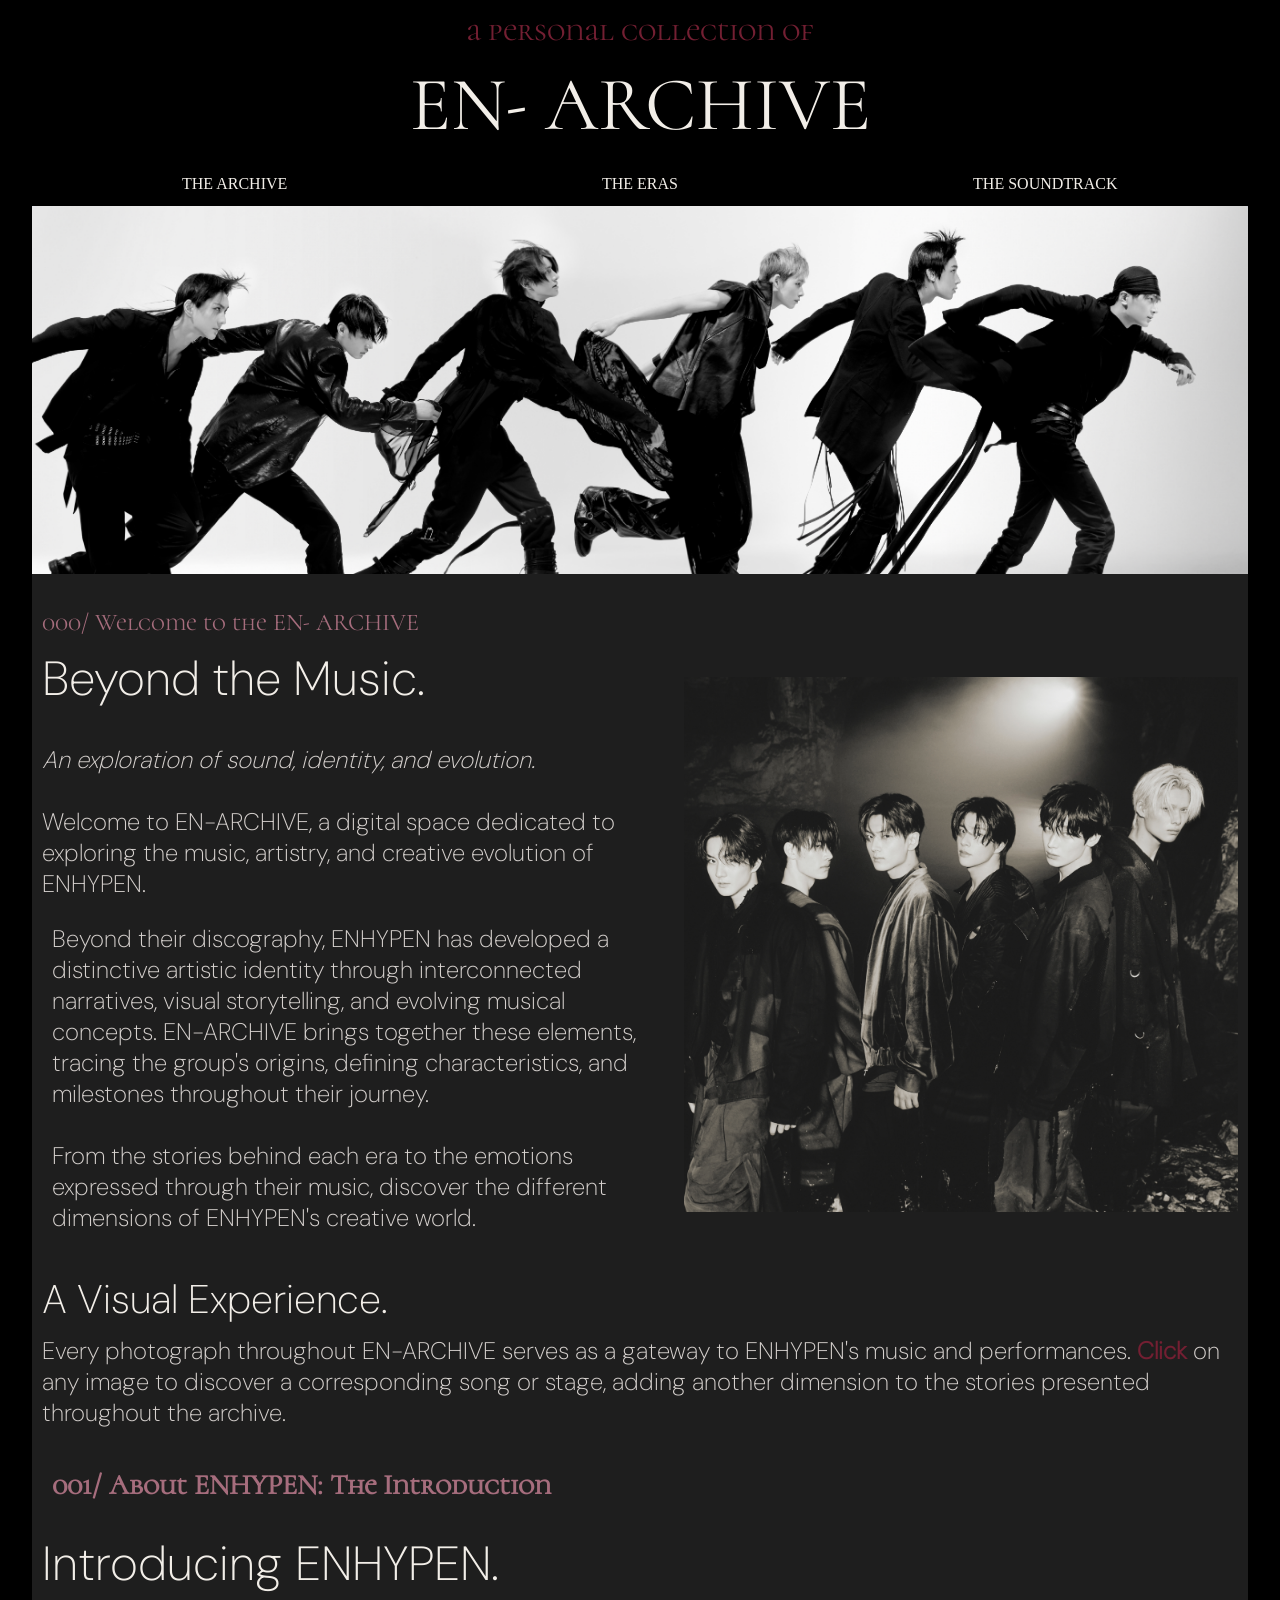
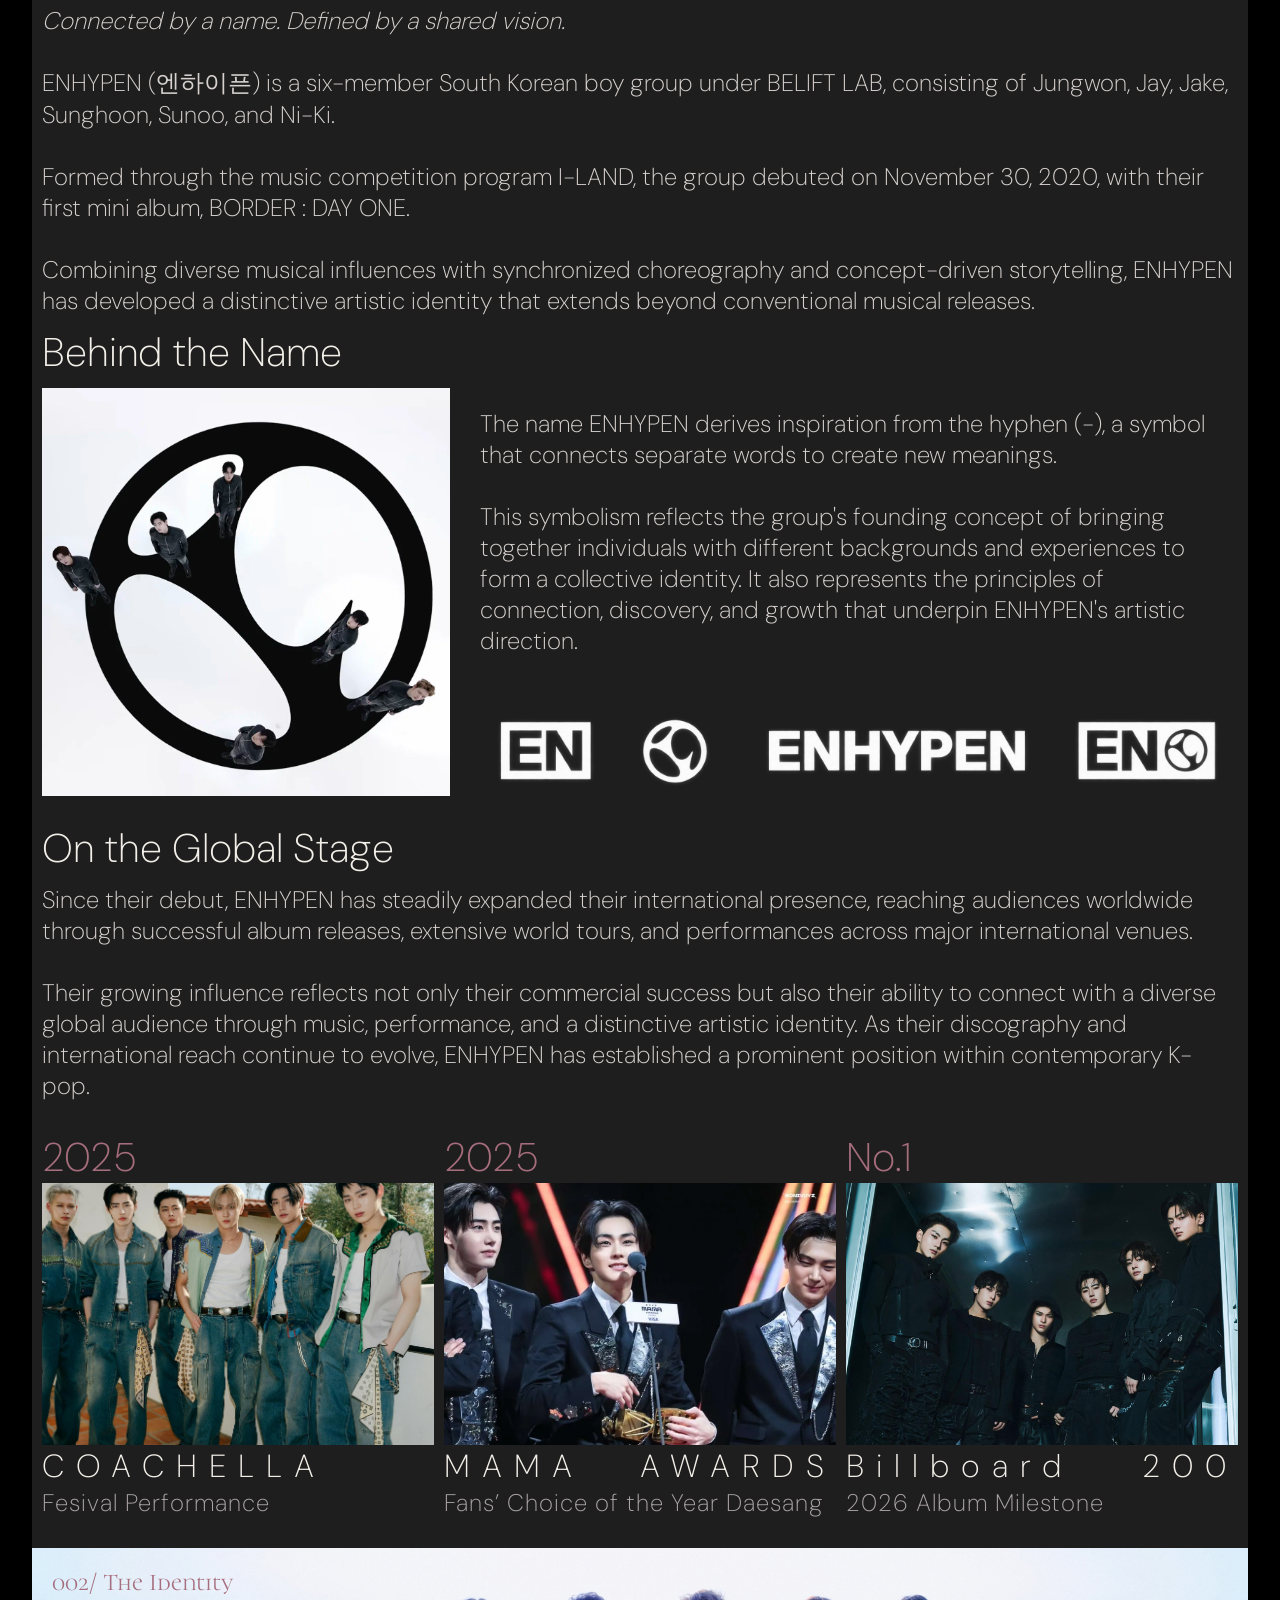
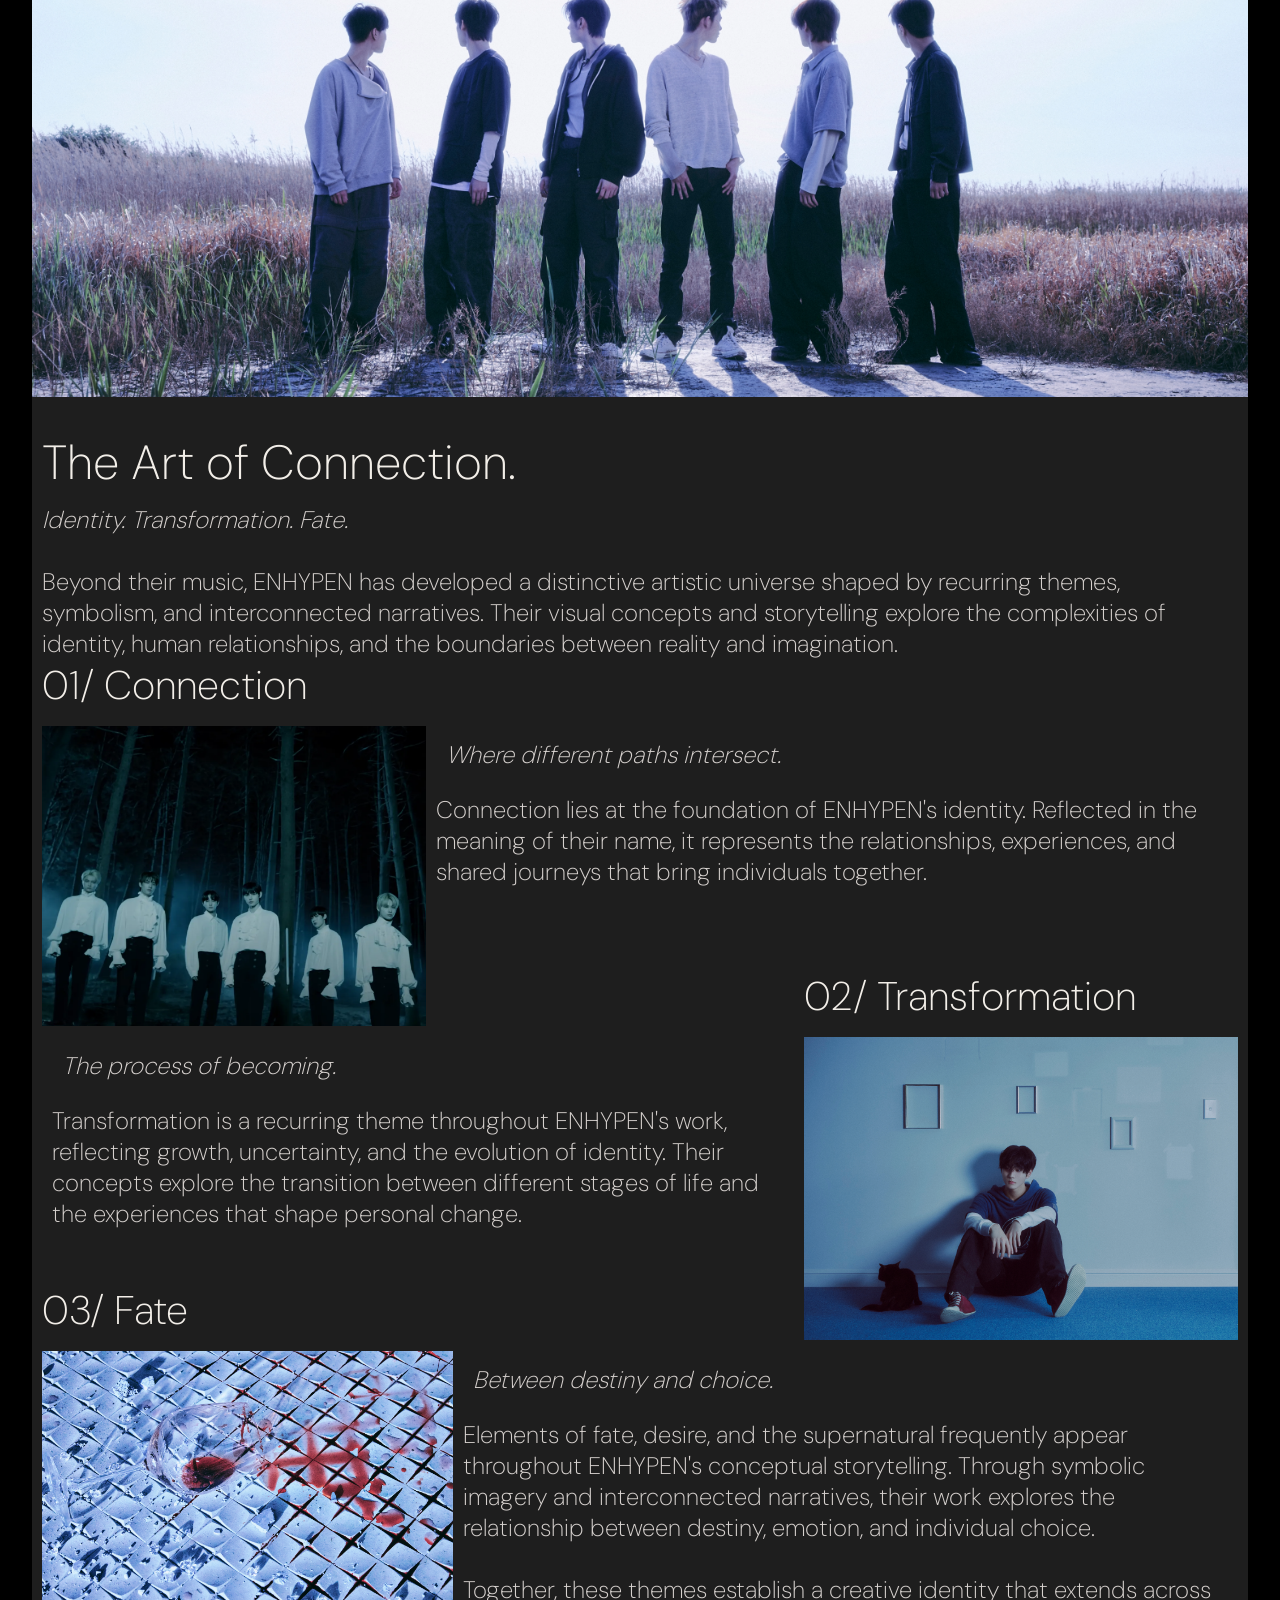
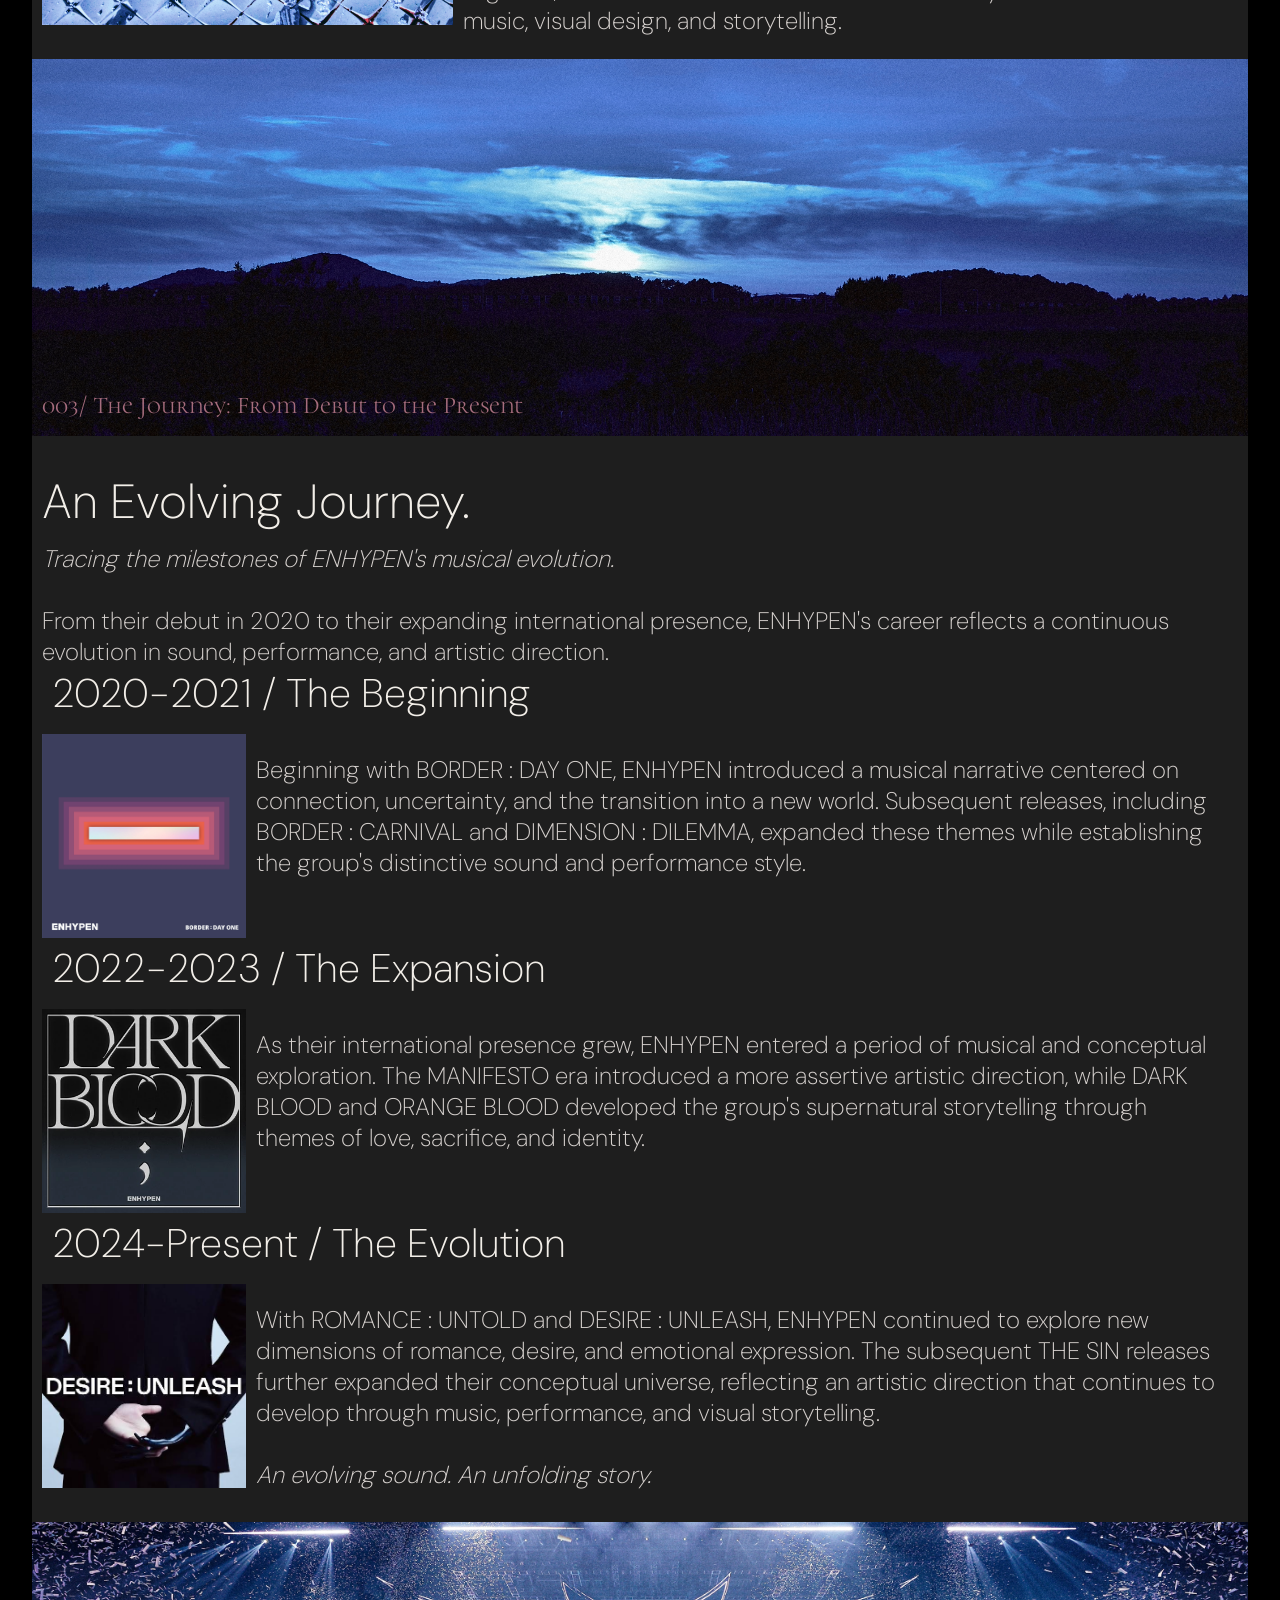
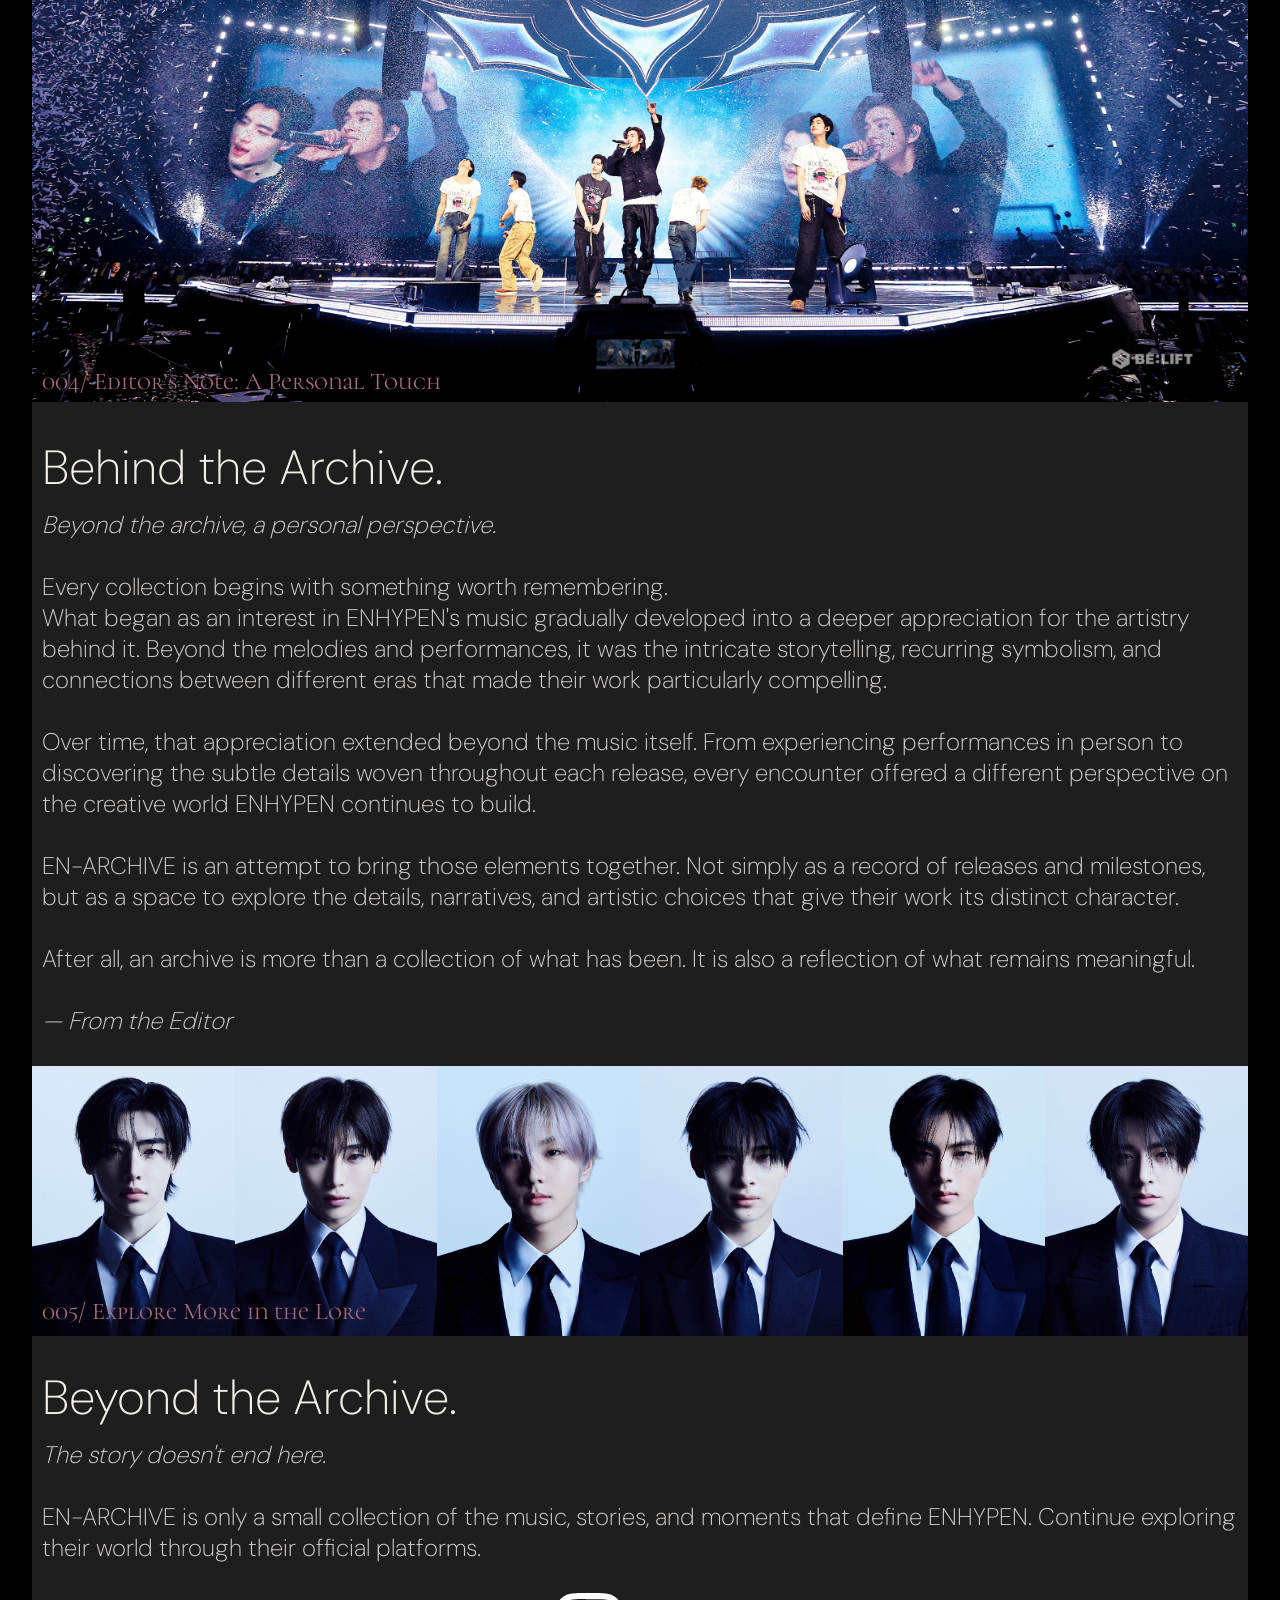
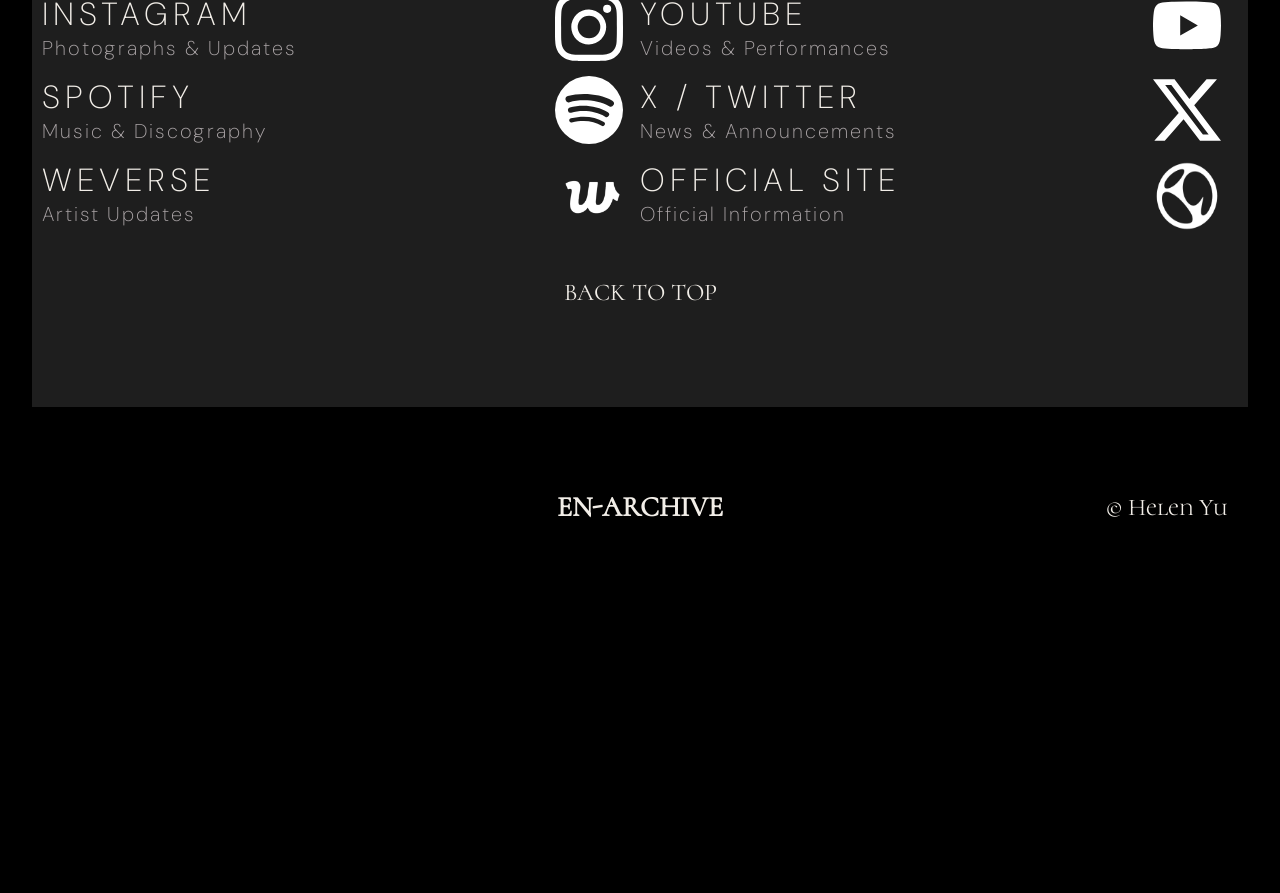
<file: index.html>
<!DOCTYPE html>
<html lang="en">
<head>
    <meta charset="UTF-8">
    <title>EN-ARCHIVE · THE ARCHIVE</title>
    <meta name="viewport" content="width=device-width, initial-scale=1.0">
    <!--existing-->
    <link rel="stylesheet" href="css/flexbox.css">
    <link rel="stylesheet" href="css/grid.css">
    <link rel="stylesheet" href="css/style.css">
    
    <!--mobile-->
    <link rel="stylesheet" media="only screen and (max-width: 480px)" href="css/mobile.css"> 

    <!--tablet-->
    <link rel="stylesheet" media="only screen and (min-width: 481px) and (max-width: 960px)" href="css/tablet.css"> 

    <link rel="icon" type="image/png" href="images/favicon.png">
</head>

<body>

    <div class="main-grid-container">
        
        <header id="top">
            <h2>a personal collection of</h2>
            <h1>EN- ARCHIVE</h1>
            
        </header>
        
        
        <nav class="nav">
            <ul>
                <li><a href="index.html">THE ARCHIVE</a></li>
                <li><a href="eras.html">THE ERAS</a></li>
                <li><a href="soundtrack.html">THE SOUNDTRACK</a></li>
            </ul>
        </nav>


        <!--head image-->
        <section class="head-img">
            <a href="https://www.youtube.com/watch?v=-a2wcO5Yf3s" target="_blank">
                <img src="images/header/group header photo.jpeg" width="100%" >
            </a>
        </section>

        <!--000-->
        <section class="zero-grid-container">

            <h3>000/ Welcome to the EN- ARCHIVE</h3>
            <h1>Beyond the Music.</h1>
            <div class="zero-p">
                <p><i>An exploration of sound, identity, and evolution.</i>
                    <br><br>
                    Welcome to EN-ARCHIVE, a digital space dedicated to exploring the music, artistry, and creative evolution of ENHYPEN.
                </p>
                <p>
                    Beyond their discography, ENHYPEN has developed a distinctive artistic identity through interconnected narratives, visual storytelling, and evolving musical concepts. EN-ARCHIVE brings together these elements, tracing the group's origins, defining characteristics, and milestones throughout their journey.
                    <br><br>
                    From the stories behind each era to the emotions expressed through their music, discover the different dimensions of ENHYPEN's creative world.</p>
            </div>
            <a href="https://www.youtube.com/watch?v=3s3BVG798aU" target="_blank"><img src="images/000/no way back.png" height="535px"></a>
            <h2>A Visual Experience.</h2>
            <p>Every photograph throughout EN-ARCHIVE serves as a gateway to ENHYPEN's music and performances. <b>Click</b> on any image to discover a corresponding song or stage, adding another dimension to the stories presented throughout the archive.</p>

        </section>

        <!--001-->
        <section class="one-grid-container">

            <a href="https://www.youtube.com/watch?v=nQ6wLuYvGd4" target="_blank">
                <picture>
                    <source media="(max-width: 480px)" srcset="images/001/mobile_enchella.webp">
                    <img src="images/001/enchella.jpg" width="100%">
                </picture>
            </a>
            <h3 class="image-title">001/ About ENHYPEN: The Introduction</h3>
            <h1>Introducing ENHYPEN.</h1>
            <p><i>Connected by a name. Defined by a shared vision.</i>
                <br><br>
                ENHYPEN (엔하이픈) is a six-member South Korean boy group under BELIFT LAB, consisting of Jungwon, Jay, Jake, Sunghoon, Sunoo, and Ni-Ki.
                <br><br>
                Formed through the music competition program I-LAND, the group debuted on November 30, 2020, with their first mini album, BORDER : DAY ONE.
                <br><br>
                Combining diverse musical influences with synchronized choreography and concept-driven storytelling, ENHYPEN has developed a distinctive artistic identity that extends beyond conventional musical releases.</p>
            <h2>Behind the Name</h2>
            <a href="https://www.youtube.com/watch?v=tFmLIC7i4a0" target="_blank"><img src="images/001/logo renewal.png" width="408px"></a>
            <div class="one-p">
                <p>The name ENHYPEN derives inspiration from the hyphen (-), a symbol that connects separate words to create new meanings.<br><br></p>
                <p>This symbolism reflects the group's founding concept of bringing together individuals with different backgrounds and experiences to form a collective identity. It also represents the principles of connection, discovery, and growth that underpin ENHYPEN's artistic direction.</p>
            </div>
            <a class="one-enlogo" href="https://www.youtube.com/watch?v=FI-VaA40ua4" target="_blank"><img src="images/001/enlogo.png" width="100%"></a>
            <h2>On the Global Stage</h2>
            <p>Since their debut, ENHYPEN has steadily expanded their international presence, reaching audiences worldwide through successful album releases, extensive world tours, and performances across major international venues.
                <br><br>
                Their growing influence reflects not only their commercial success but also their ability to connect with a diverse global audience through music, performance, and a distinctive artistic identity. As their discography and international reach continue to evolve, ENHYPEN has established a prominent position within contemporary K-pop.</p>

        </section>

        <section class="one-achievement">

            <div class="achieve">
                <h3>2025</h3>
                <a href="https://www.youtube.com/watch?v=pDzNM7fYNZc" target="_blank"><img src="images/001/en_group_coachella.png" height="290px"></a>
                <p>COACHELLA</p>
                <p>Fesival Performance</p>
            </div>

            <div class="achieve">
                <h3>2025</h3>
                <a href="https://www.youtube.com/watch?v=MPC44YCoDKU" target="_blank"><img src="images/001/en_group_mama.png" height="290px"></a>
                <p>MAMA AWARDS</p>
                <p>Fans’ Choice of the Year Daesang</p>
            </div>
            <div class="achieve">
                <h3>No.1</h3>
                <a href="https://www.youtube.com/watch?v=W-D8GSXg1W8" target="_blank"><img src="images/001/en_group_bs.png" height="290px"></a>
                <p>Billboard 200</p>
                <p>2026 Album Milestone</p>
            </div>

        </section>


        <!--002-->
        <section class="two-grid-container">

            <a href="https://www.youtube.com/watch?v=jKZElJrOBTY" target="_blank"><img src="images/002/en002new.png" width="100%"></a>
            <h3 class="image-title">002/ The Identity</h3>
            <h1>The Art of Connection.</h1>
            <p><i>Identity. Transformation. Fate.</i>
                <br><br>
                Beyond their music, ENHYPEN has developed a distinctive artistic universe shaped by recurring themes, symbolism, and interconnected narratives. Their visual concepts and storytelling explore the complexities of identity, human relationships, and the boundaries between reality and imagination.</p>

            <section class="two-identity">

                <div class="identity-row">
                    <div class="identity-visual">
                        <h4>01/ Connection</h4>
                        <a href="https://www.youtube.com/watch?v=i1_x7AwUGYE" target="_blank"><img src="images/002/en_debut.png" height="300px"></a>
                    </div>
                    <div class="identity-text">
                        <p><i>Where different paths intersect.</i></p>
                        <p>Connection lies at the foundation of ENHYPEN's identity. Reflected in the meaning of their name, it represents the relationships, experiences, and shared journeys that bring individuals together.</p>
                    </div>
                </div>

                <div class="identity-rowreverse">
                    <div class="identity-visual">
                        <h4>02/ Transformation</h4>
                        <a href="https://www.youtube.com/watch?v=HqxXR3K_Dlg&list=OLAK5uy_kPXxyt-jSGIEFKphaqctkQSGOH5MznX3U&index=1" target="_blank"><img src="images/002/jw.png" height="303px"></a>
                    </div>
                    <div class="identity-text">
                        <p><i>The process of becoming.</i></p>
                        <p>Transformation is a recurring theme throughout ENHYPEN's work, reflecting growth, uncertainty, and the evolution of identity. Their concepts explore the transition between different stages of life and the experiences that shape personal change.</p>
                    </div>
                </div>

                <div class="identity-row">
                    <div class="identity-visual">
                        <h4>03/ Fate</h4>
                        <a href="https://www.youtube.com/watch?v=d0WgmvTQ11E" target="_blank"><img src="images/002/glass.jpeg" height="274px"></a>
                    </div>
                    <div class="identity-text">
                        <p><i>Between destiny and choice.</i></p>
                        <p>Elements of fate, desire, and the supernatural frequently appear throughout ENHYPEN's conceptual storytelling. Through symbolic imagery and interconnected narratives, their work explores the relationship between destiny, emotion, and individual choice.
                            <br><br>
                            Together, these themes establish a creative identity that extends across music, visual design, and storytelling.</p>
                    </div>
                </div>

            </section>

        </section>

        <!--003-->
        <section class="three-grid-container">

            <a href="https://www.youtube.com/watch?v=8EH4EBEQZkc" target="_blank"><img src="images/003/en003.png" width="100%"></a>
            <h3 class="image-title">003/ The Journey: From Debut to the Present</h3>
            <h1>An Evolving Journey.</h1>
            <p><i>Tracing the milestones of ENHYPEN's musical evolution.</i>
                <br><br>
                From their debut in 2020 to their expanding international presence, ENHYPEN's career reflects a continuous evolution in sound, performance, and artistic direction.</p>
            <section class="three-timelines">

                <div class="timeline-heading">
                    <h4>2020-2021 / The Beginning</h4>

                    <div class="timeline-row">
                        <a href="https://www.youtube.com/watch?v=pnhSnVQncvU&list=PLMQ4WMltba-HW-k4vUjmfAAlHPkN-_qi5&index=20" target="_blank"><img src="images/003/border day one.webp" height="204px"></a>
                        <p>Beginning with BORDER : DAY ONE, ENHYPEN introduced a musical narrative centered on connection, uncertainty, and the transition into a new world. Subsequent releases, including BORDER : CARNIVAL and DIMENSION : DILEMMA, expanded these themes while establishing the group's distinctive sound and performance style.</p>
                    </div>
                </div>

                <div class="timeline-heading">
                    <h4>2022-2023 / The Expansion</h4>
                    
                    <div class="timeline-row">
                        <a href="https://www.youtube.com/watch?v=47SAocGDKrw" target="_blank"><img src="images/003/dark blood.webp" height="204px"></a>
                        <p>As their international presence grew, ENHYPEN entered a period of musical and conceptual exploration. The MANIFESTO era introduced a more assertive artistic direction, while DARK BLOOD and ORANGE BLOOD developed the group's supernatural storytelling through themes of love, sacrifice, and identity.</p>
                    </div>
                </div>

                <div class="timeline-heading">
                    <h4>2024-Present / The Evolution</h4>
                    
                    <div class="timeline-row">
                        <a href="https://www.youtube.com/watch?v=Ew-qTEZ2T3E" target="_blank"><img src="images/003/desire unleash.jpg" height="204px"></a>
                        <p>With ROMANCE : UNTOLD and DESIRE : UNLEASH, ENHYPEN continued to explore new dimensions of romance, desire, and emotional expression. The subsequent THE SIN releases further expanded their conceptual universe, reflecting an artistic direction that continues to develop through music, performance, and visual storytelling.
                            <br><br>
                            <i>An evolving sound. An unfolding story.</i></p>
                    </div>
                </div>

            </section>

        </section>

        <!--004-->
        <section class="four-grid-container">

            <a href="https://www.youtube.com/watch?v=9uDVag6HP8g" target="_blank"><img src="images/004/en004.png" width="100%"></a>
            <h3 class="image-title">004/ Editor’s Note: A Personal Touch</h3>
            <h1>Behind the Archive.</h1>
            <p><i>Beyond the archive, a personal perspective.</i>
                <br><br>
                Every collection begins with something worth remembering.
                <br>
                What began as an interest in ENHYPEN's music gradually developed into a deeper appreciation for the artistry behind it. Beyond the melodies and performances, it was the intricate storytelling, recurring symbolism, and connections between different eras that made their work particularly compelling.
                <br><br>
                Over time, that appreciation extended beyond the music itself. From experiencing performances in person to discovering the subtle details woven throughout each release, every encounter offered a different perspective on the creative world ENHYPEN continues to build.
                <br><br>
                EN-ARCHIVE is an attempt to bring those elements together. Not simply as a record of releases and milestones, but as a space to explore the details, narratives, and artistic choices that give their work its distinct character.
                <br><br>
                After all, an archive is more than a collection of what has been. It is also a reflection of what remains meaningful.
                <br><br>
                <i>— From the Editor</i></p>

        </section>

        <!--005-->
        <section class="five-grid-container">
    
            <section class="five-id-photos">
                <a class="id-photo" href="https://www.youtube.com/watch?v=eAuv9J2R6yM" target="_blank"><img src="images/005/sunghoon.jpeg"></a>
                <a class="id-photo" href="https://www.youtube.com/watch?v=k2eZVnMOvrg" target="_blank"><img src="images/005/sunoo.jpeg"></a>
                <a class="id-photo" href="https://www.youtube.com/watch?v=1ddT6MDgHV0" target="_blank"><img src="images/005/jungwon.jpeg"></a>
                <a class="id-photo" href="https://www.youtube.com/watch?v=KChyOsjqmfM" target="_blank"><img src="images/005/niki.jpeg"></a>
                <a class="id-photo" href="https://www.youtube.com/watch?v=v6jLJtIl_HM" target="_blank"><img src="images/005/jay.jpeg"></a>
                <a class="id-photo" href="https://www.youtube.com/watch?v=yD3gPMdFTts" target="_blank"><img src="images/005/jake.jpeg"></a>
            </section>
            <h3 class="image-title">005/ Explore More in the Lore</h3>

            <h1>Beyond the Archive.</h1>
            <p><i>The story doesn't end here.</i>
                    <br><br>
                    EN-ARCHIVE is only a small collection of the music, stories, and moments that define ENHYPEN. Continue exploring their world through their official platforms.</p>

            <section class="five-icons">

                <div class="social-icons">
                    <div class="icon-text">
                        <h5>INSTAGRAM</h5>
                        <h6>Photographs & Updates</h6>
                    </div>
                    <a href="https://www.instagram.com/enhypen/" target="_blank"><img src="images/005/icons/instagram.svg" width="68px"></a>
                </div>
                <div class="social-icons">
                    <div class="icon-text">
                        <h5>YOUTUBE</h5>
                        <h6>Videos & Performances</h6>
                    </div>
                    <a href="https://www.youtube.com/channel/UCArLZtok93cO5R9RI4_Y5Jw" target="_blank"><img src="images/005/icons/youtube.svg" width="68px"></a>
                </div>
                <div class="social-icons">
                    <div class="icon-text">
                        <h5>SPOTIFY</h5>
                        <h6>Music & Discography</h6>
                    </div>
                    <a href="https://open.spotify.com/artist/5t5FqBwTcgKTaWmfEbwQY9" target="_blank"><img src="images/005/icons/spotify.svg" width="68px"></a>
                </div>
                <div class="social-icons">
                    <div class="icon-text">
                        <h5>X / TWITTER</h5>
                        <h6>News & Announcements</h6>
                    </div>
                    <a href="https://x.com/ENHYPEN" target="_blank"><img src="images/005/icons/twitter-x.svg" width="68px"></a>
                </div>
                <div class="social-icons">
                    <div class="icon-text">
                        <h5>WEVERSE</h5>
                        <h6>Artist Updates</h6>
                    </div>
                    <a href="https://weverse.io/enhypen/highlight" target="_blank"><img src="images/005/icons/weverse.png" width="74px"></a>
                </div>
                <div class="social-icons">
                    <div class="icon-text">
                        <h5>OFFICIAL SITE</h5>
                        <h6>Official Information</h6>
                    </div>
                    <a href="https://enhypen-jp.weverse.io/" target="_blank"><img src="images/005/icons/enlogo.png" width="68px"></a>
                </div>
                

            </section>
            <a class="back" href="#top">BACK TO TOP</a>
            </section>

        </section>

        <footer>
            <h3>EN-ARCHIVE</h3>
            <p>© Helen Yu</p>
        </footer>
        
    </div>
    
</body>
</html>
</file>
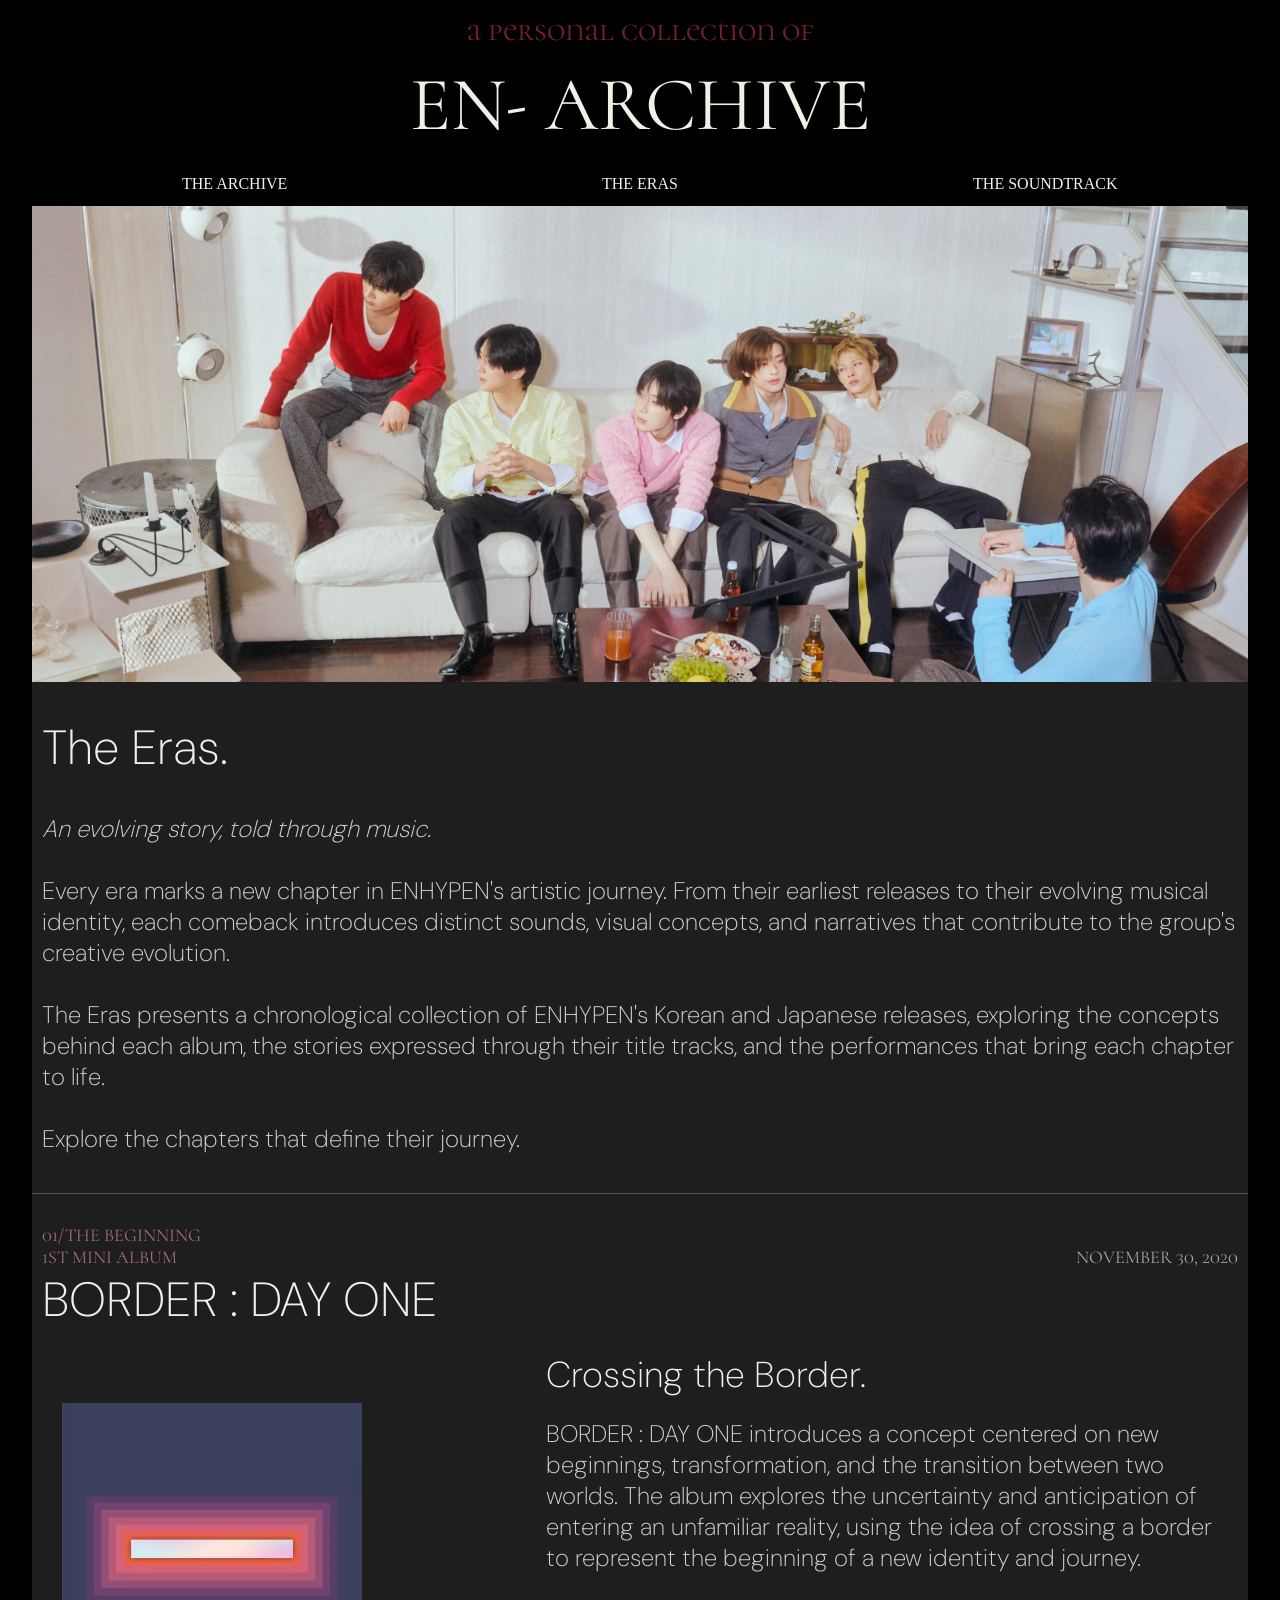
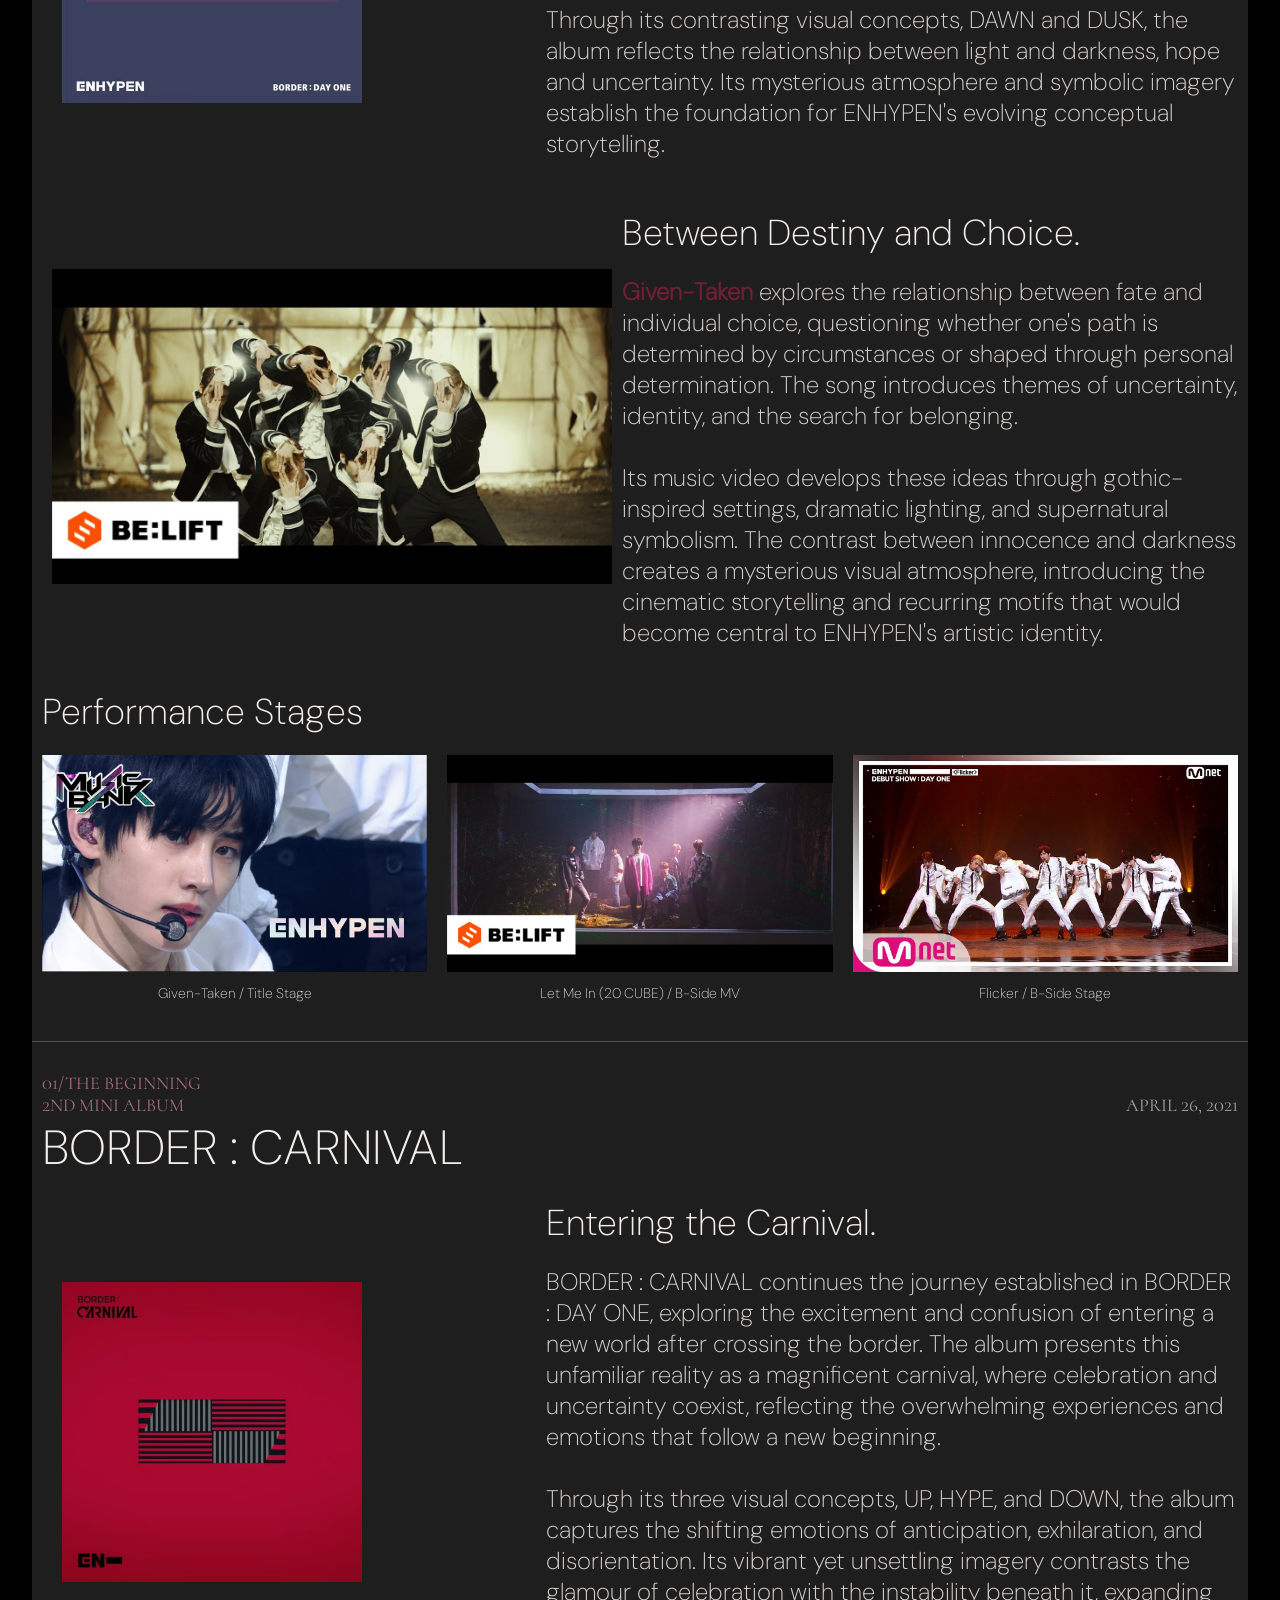
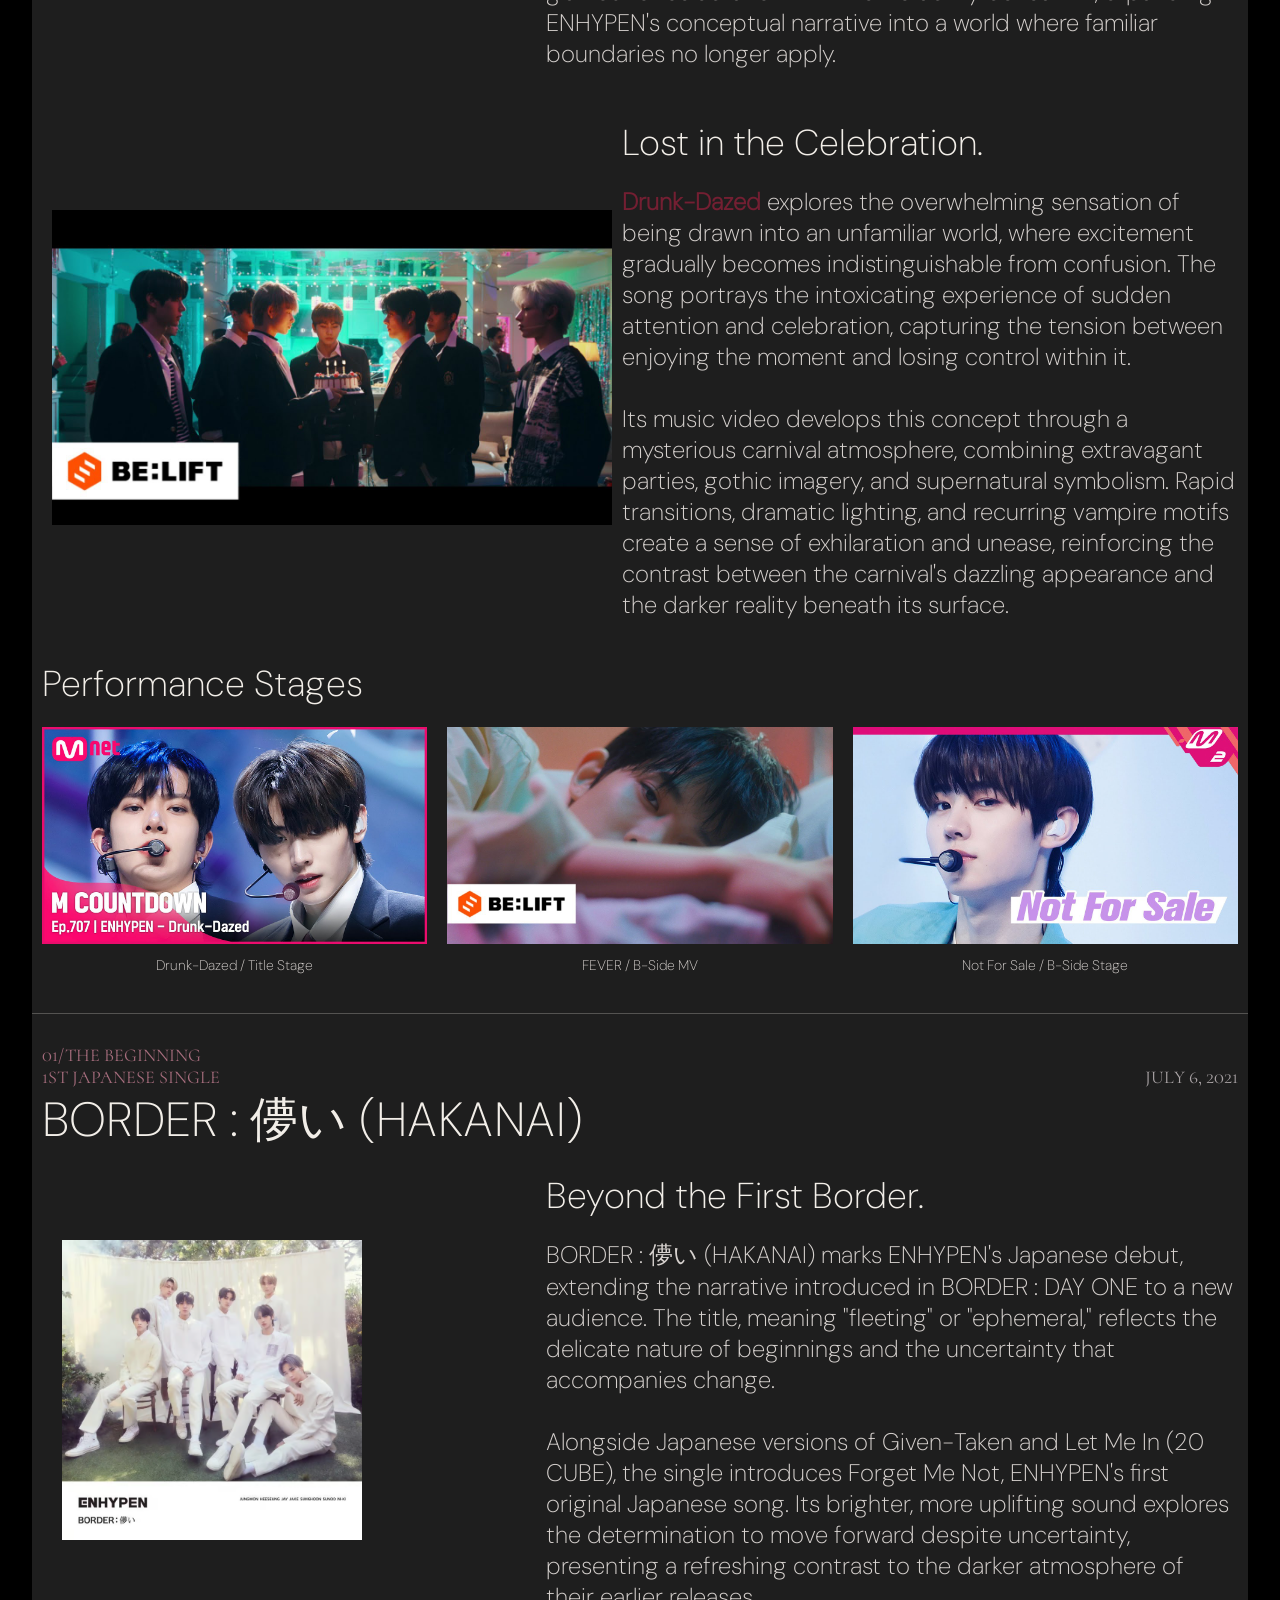
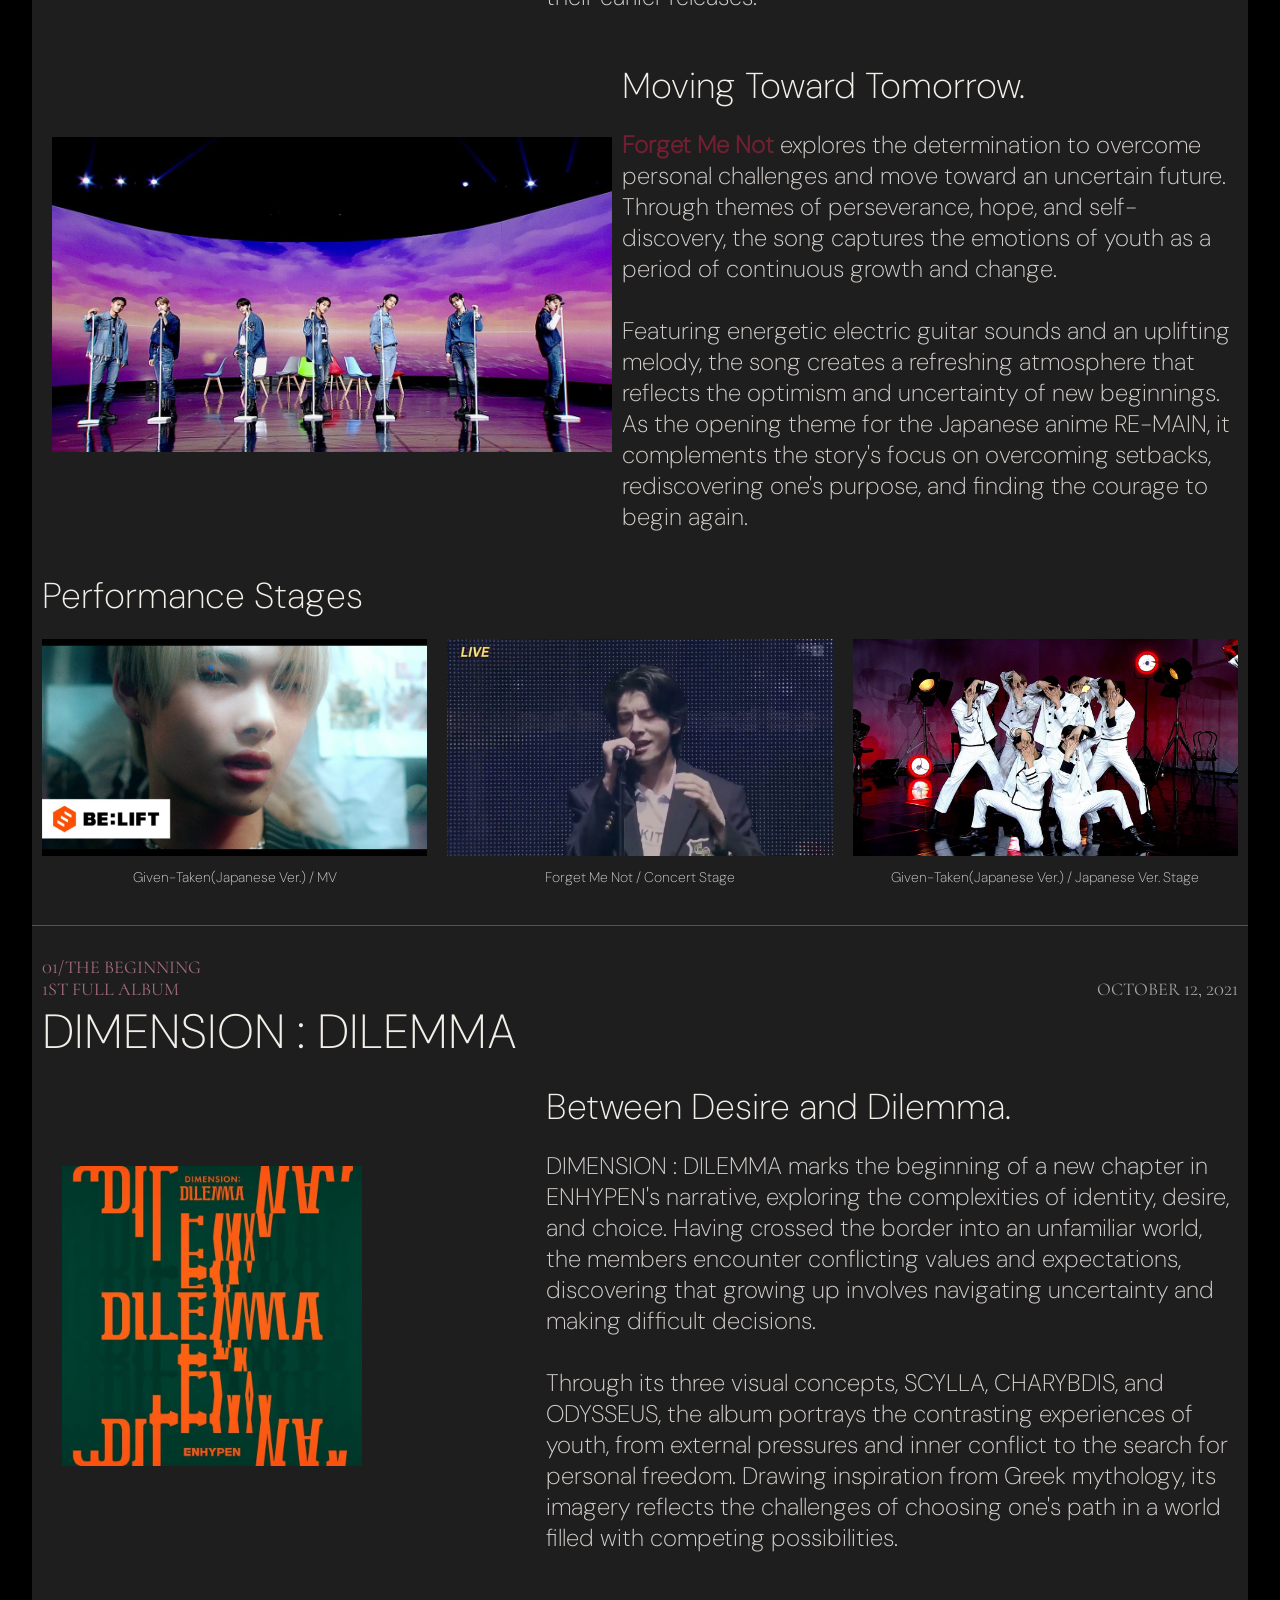
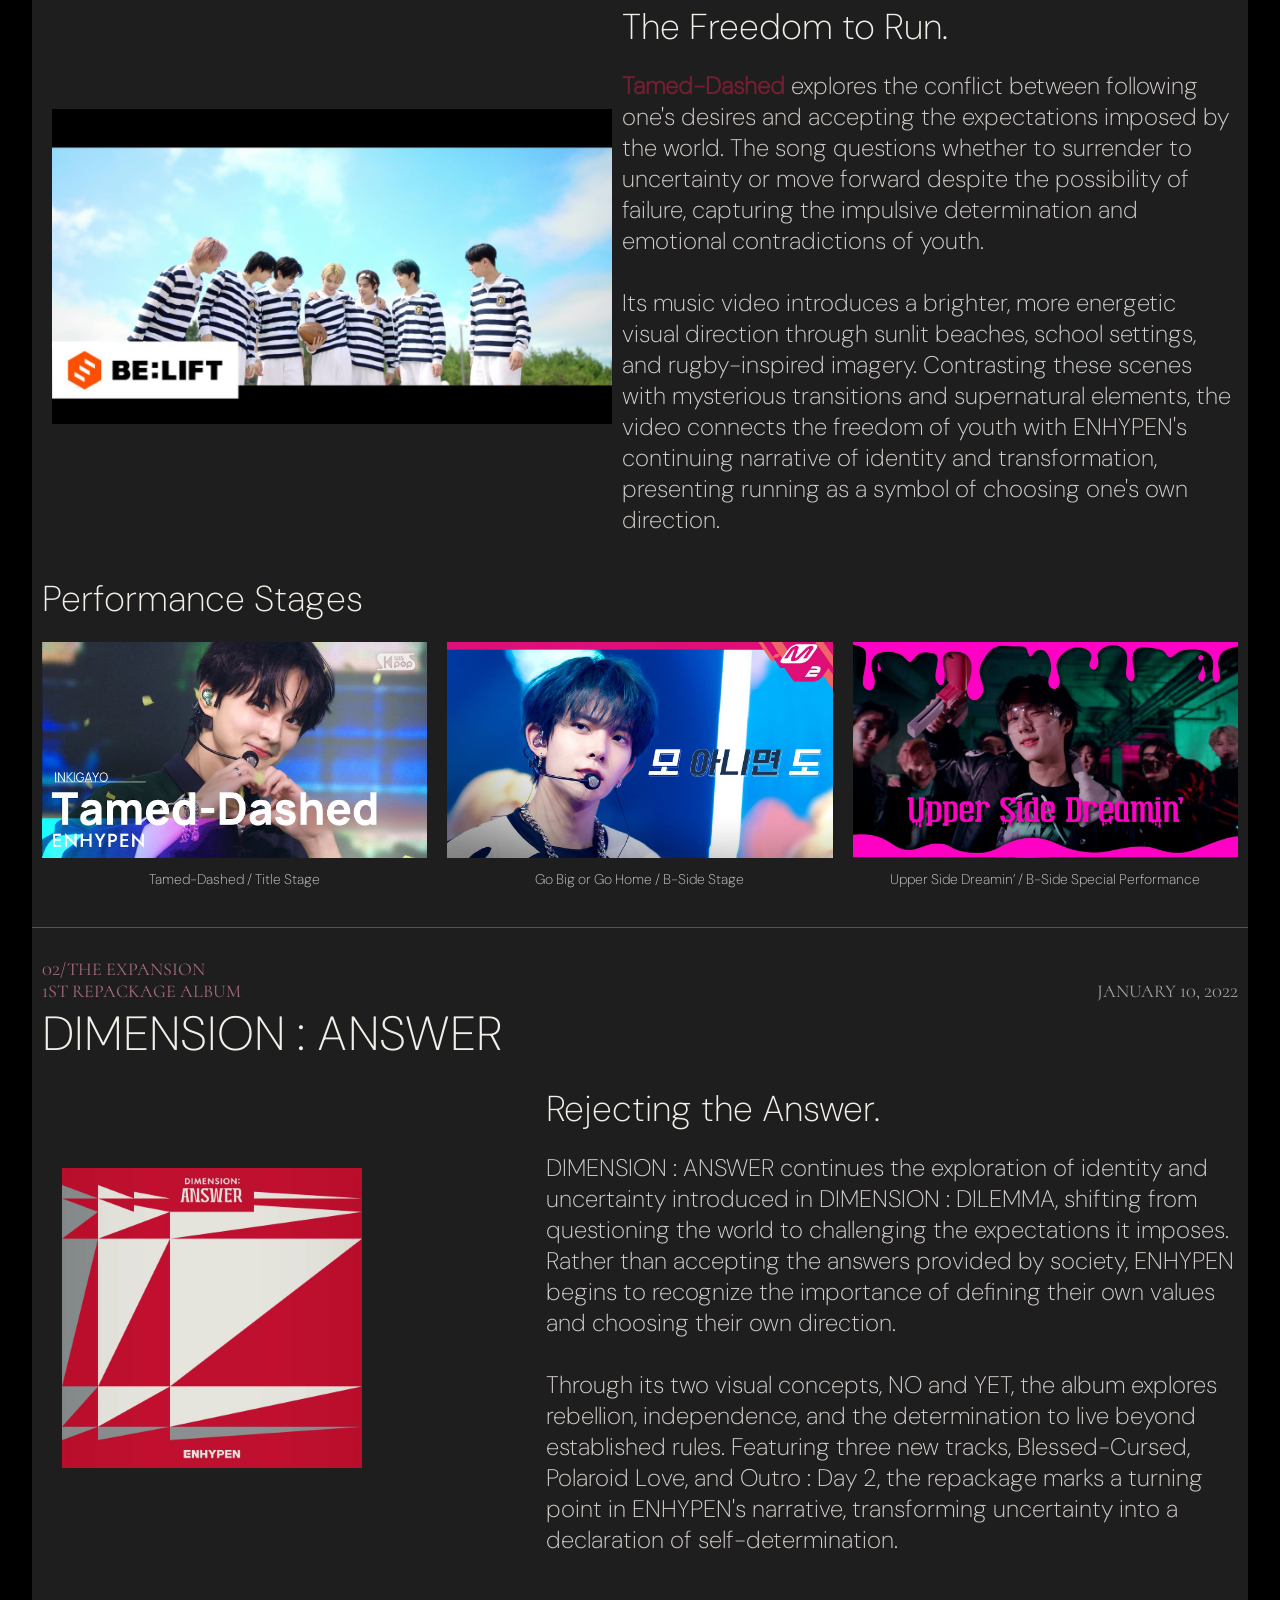
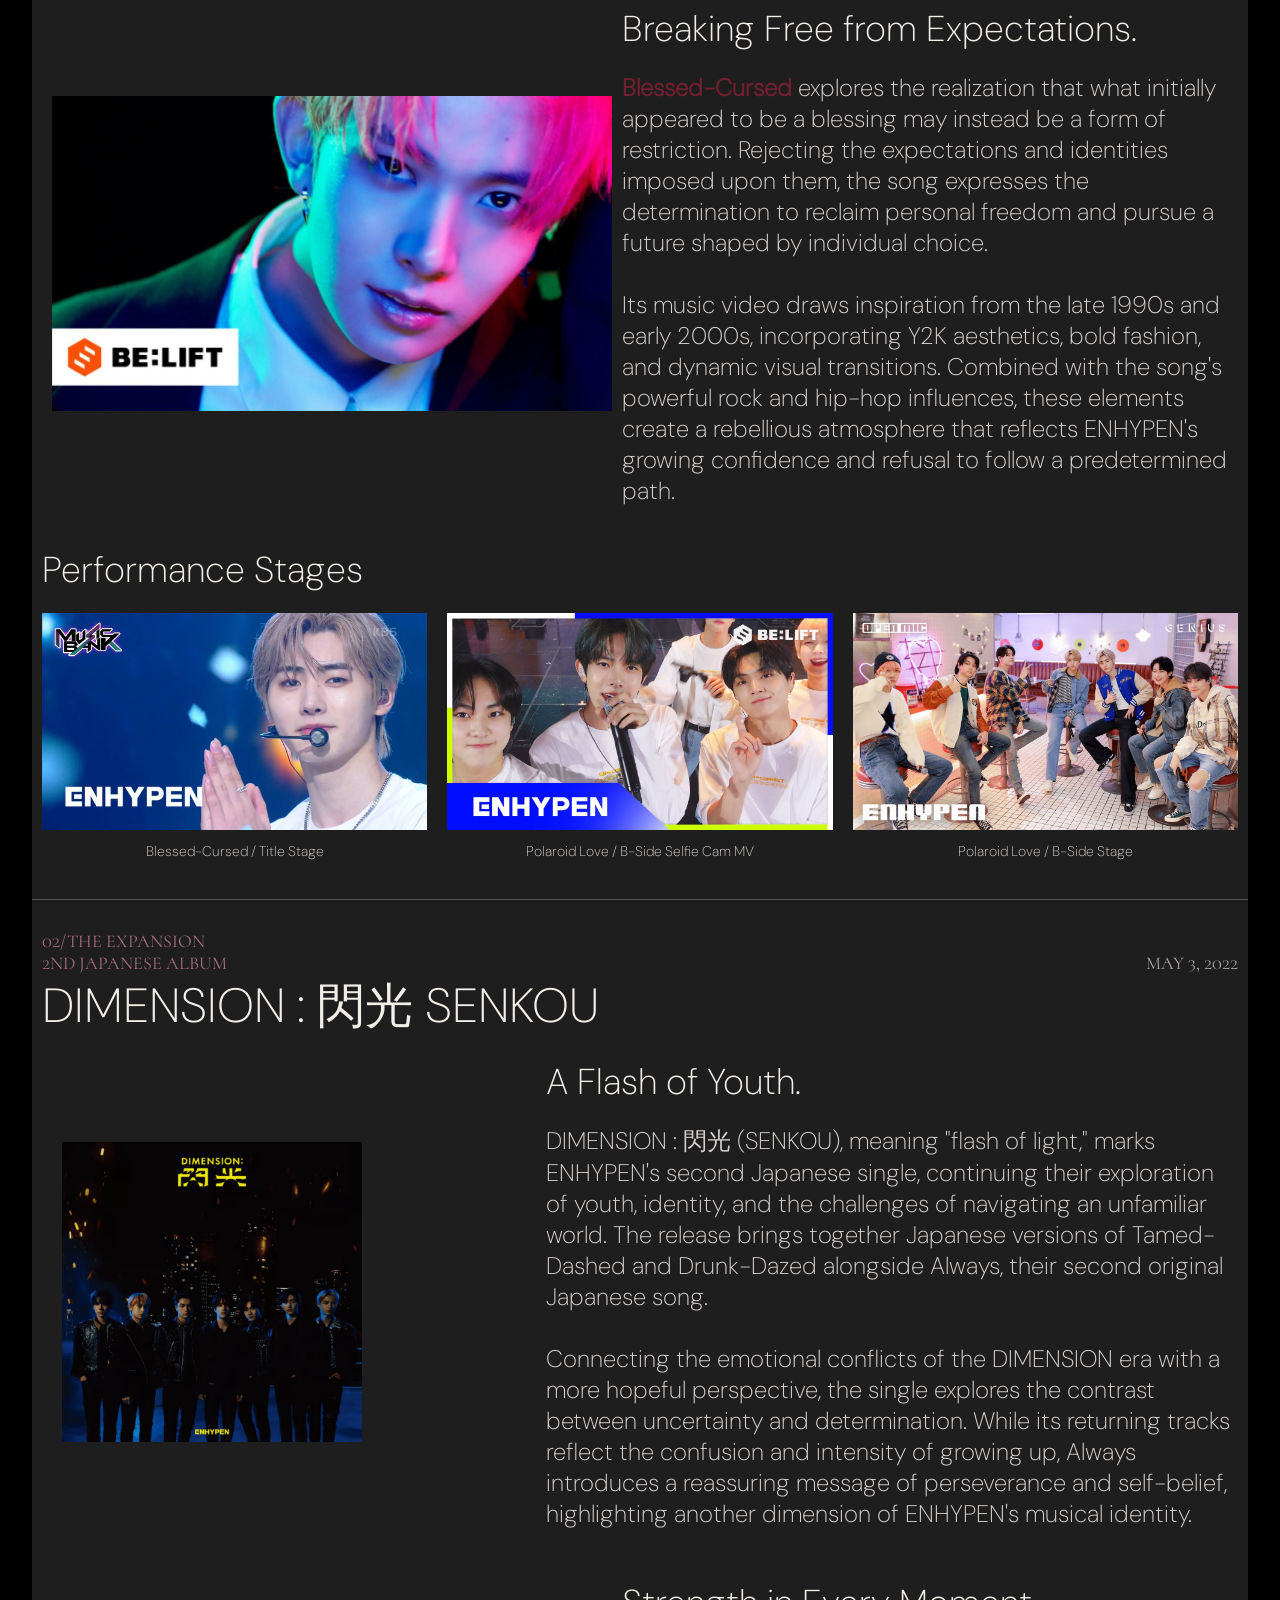
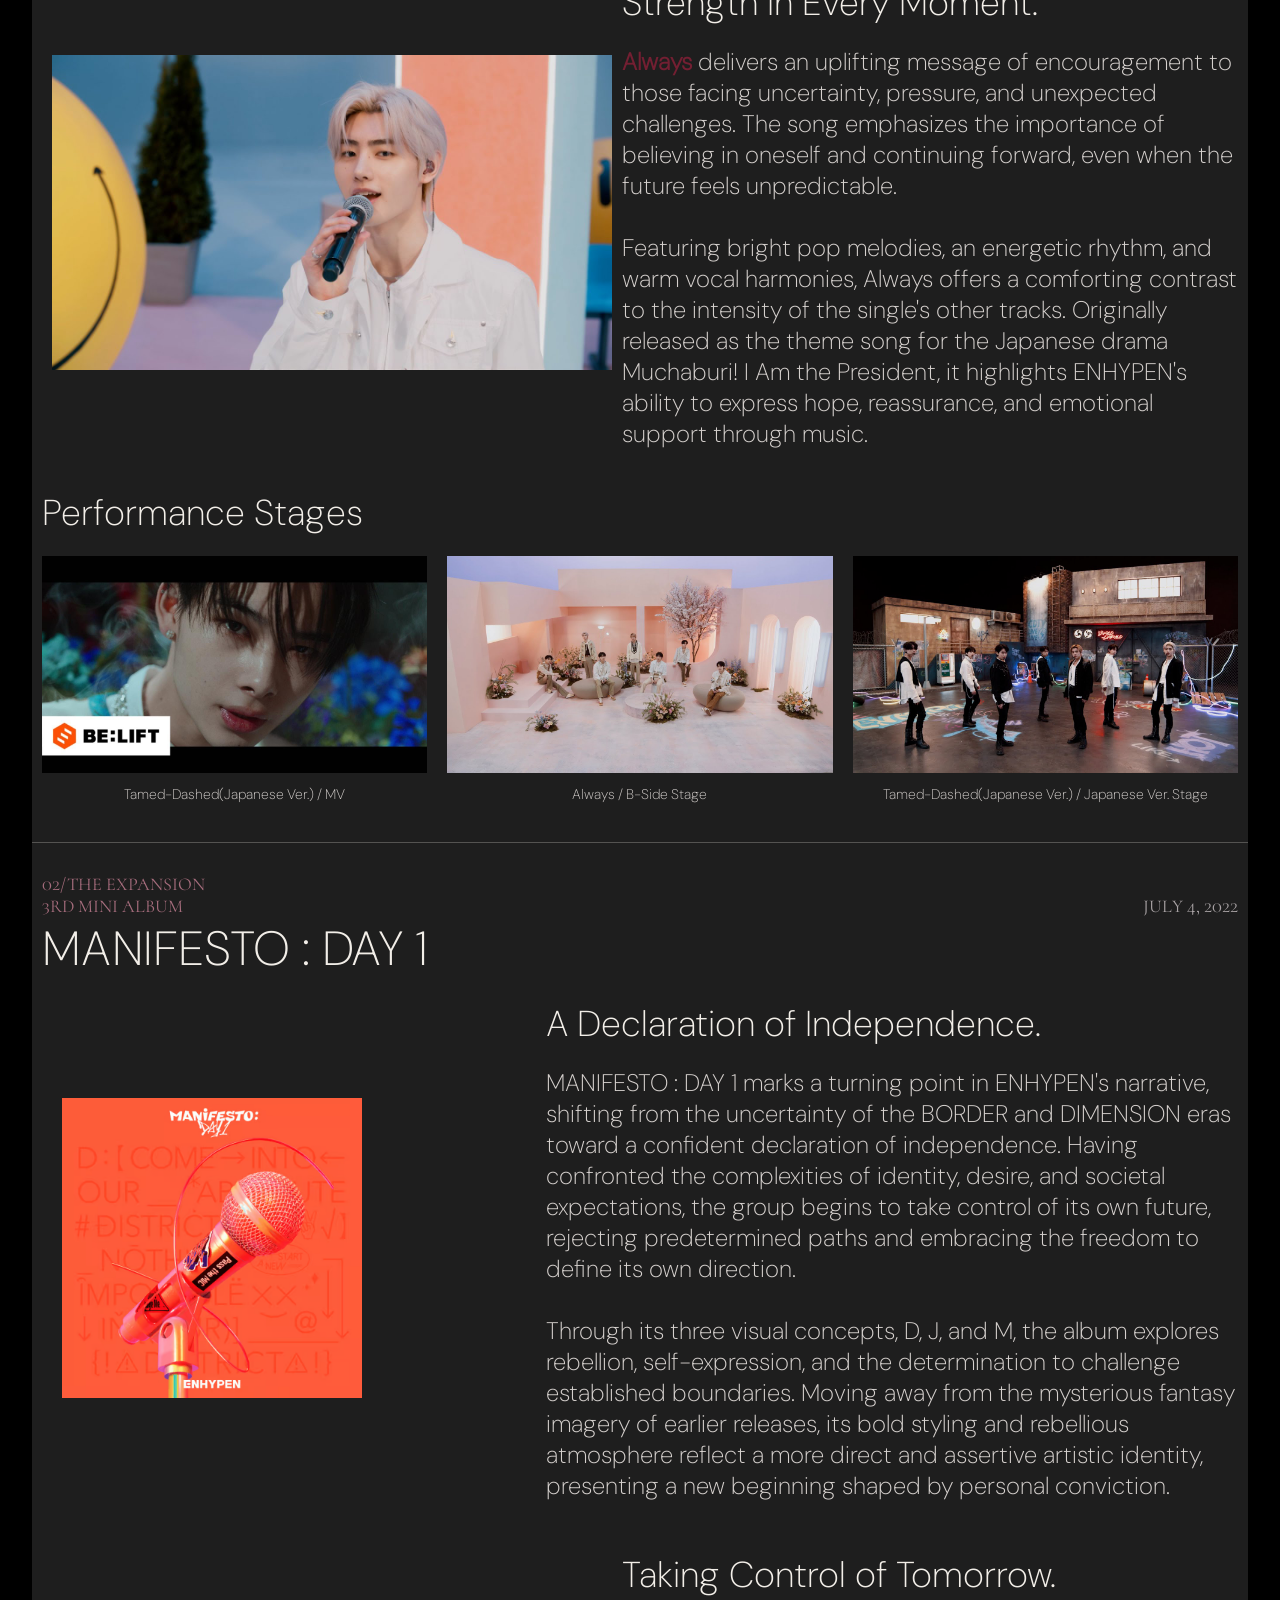
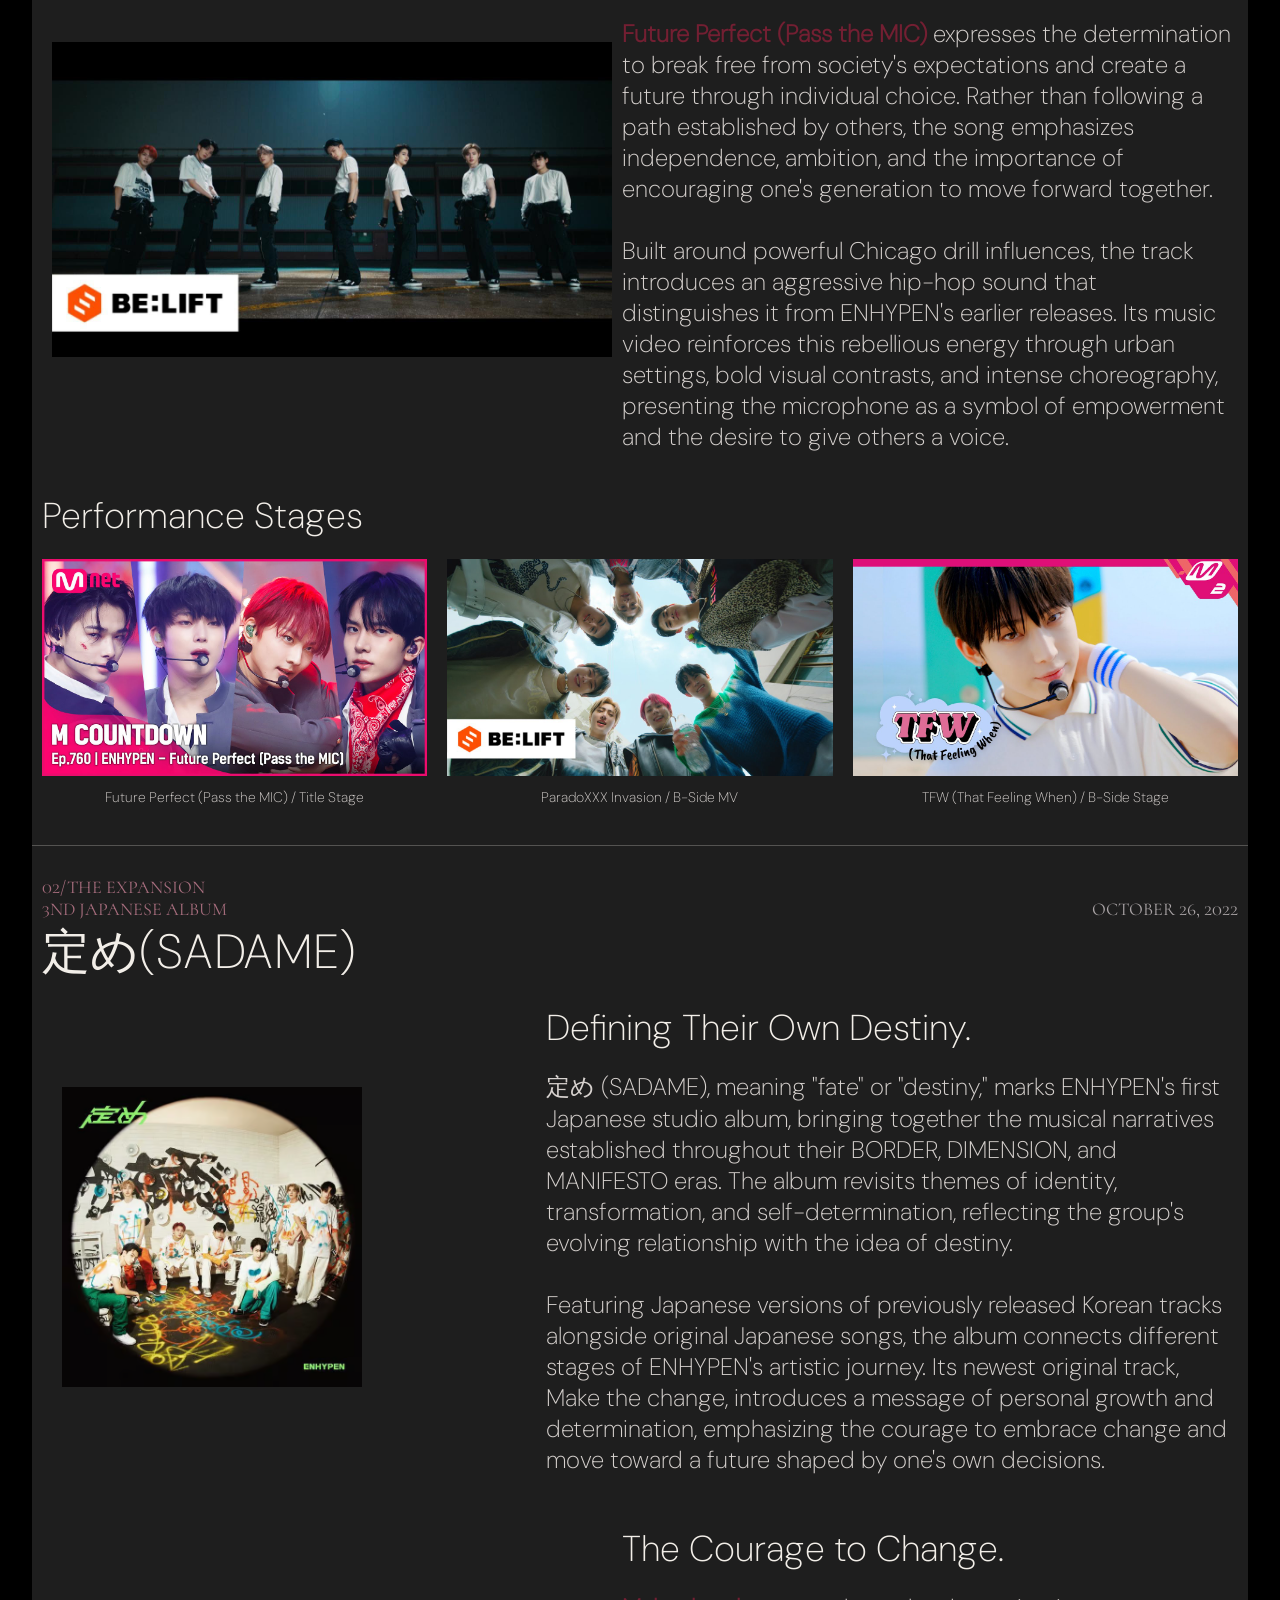
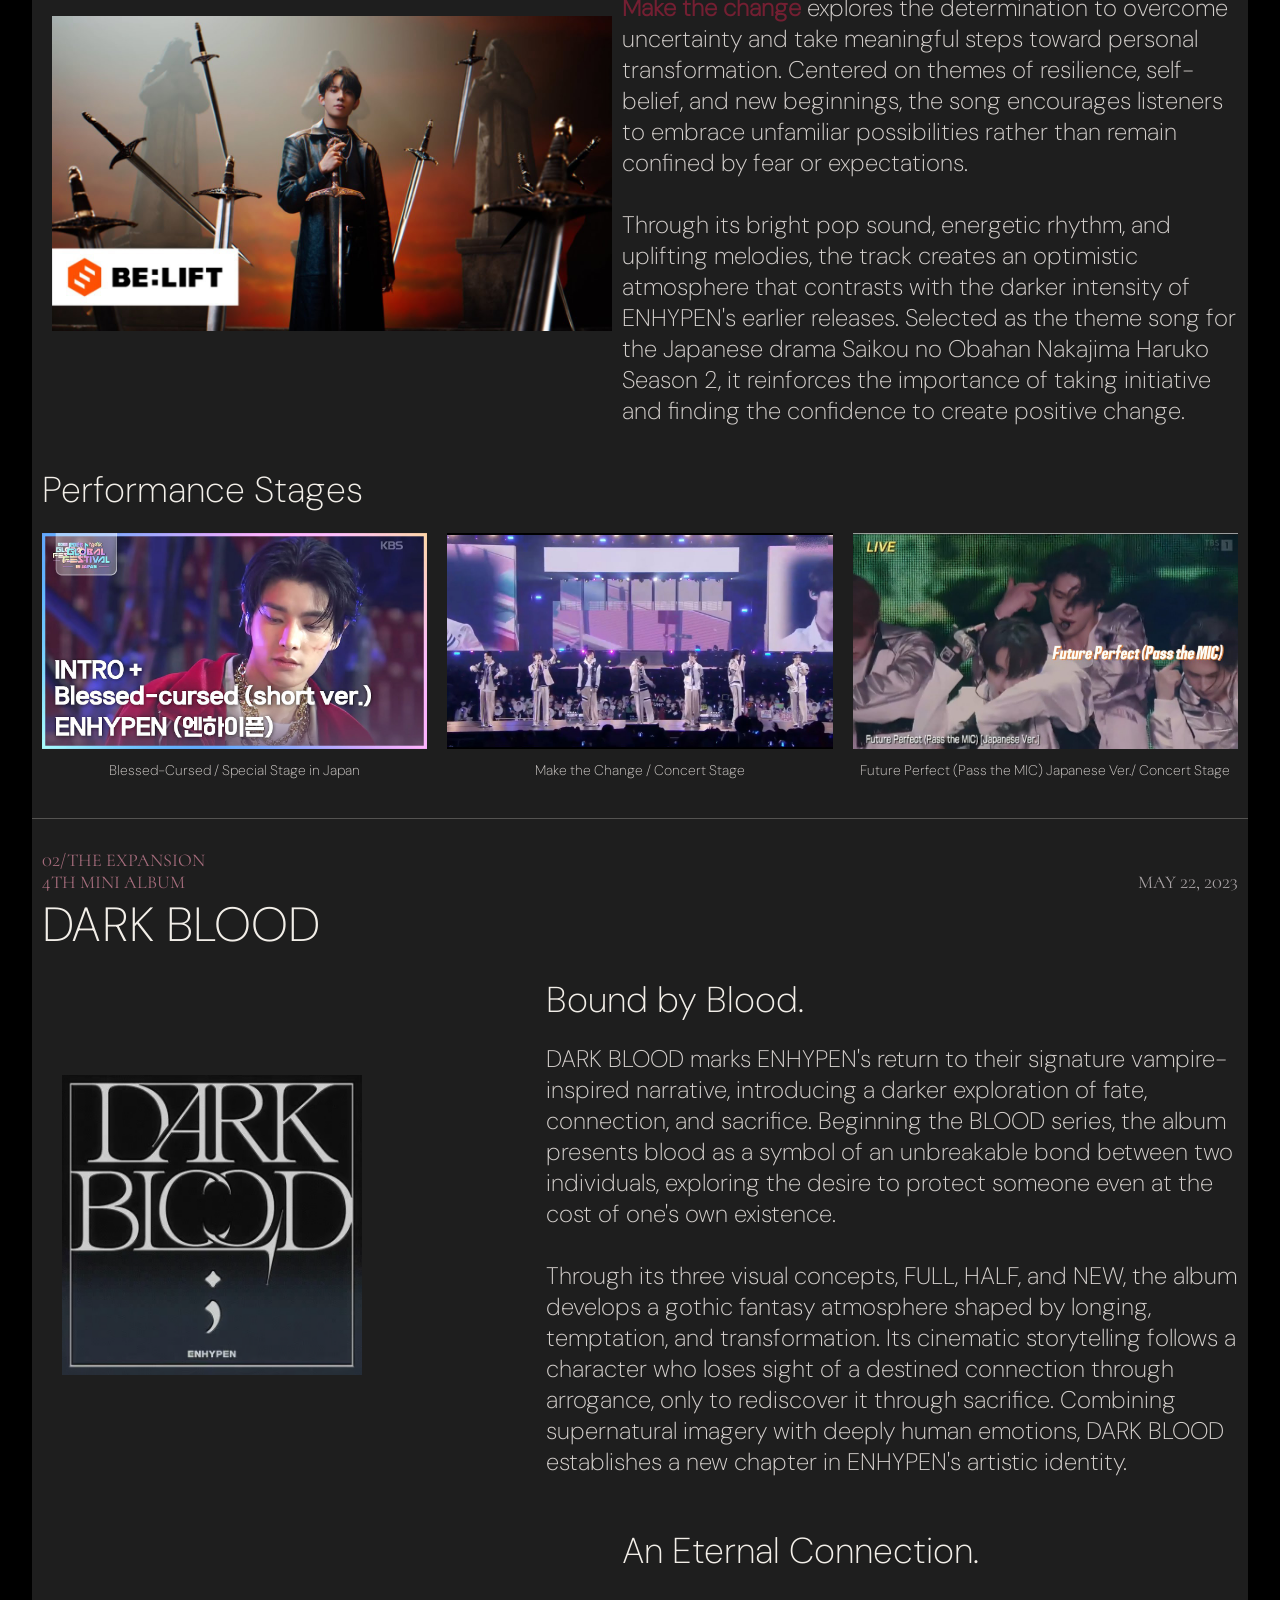
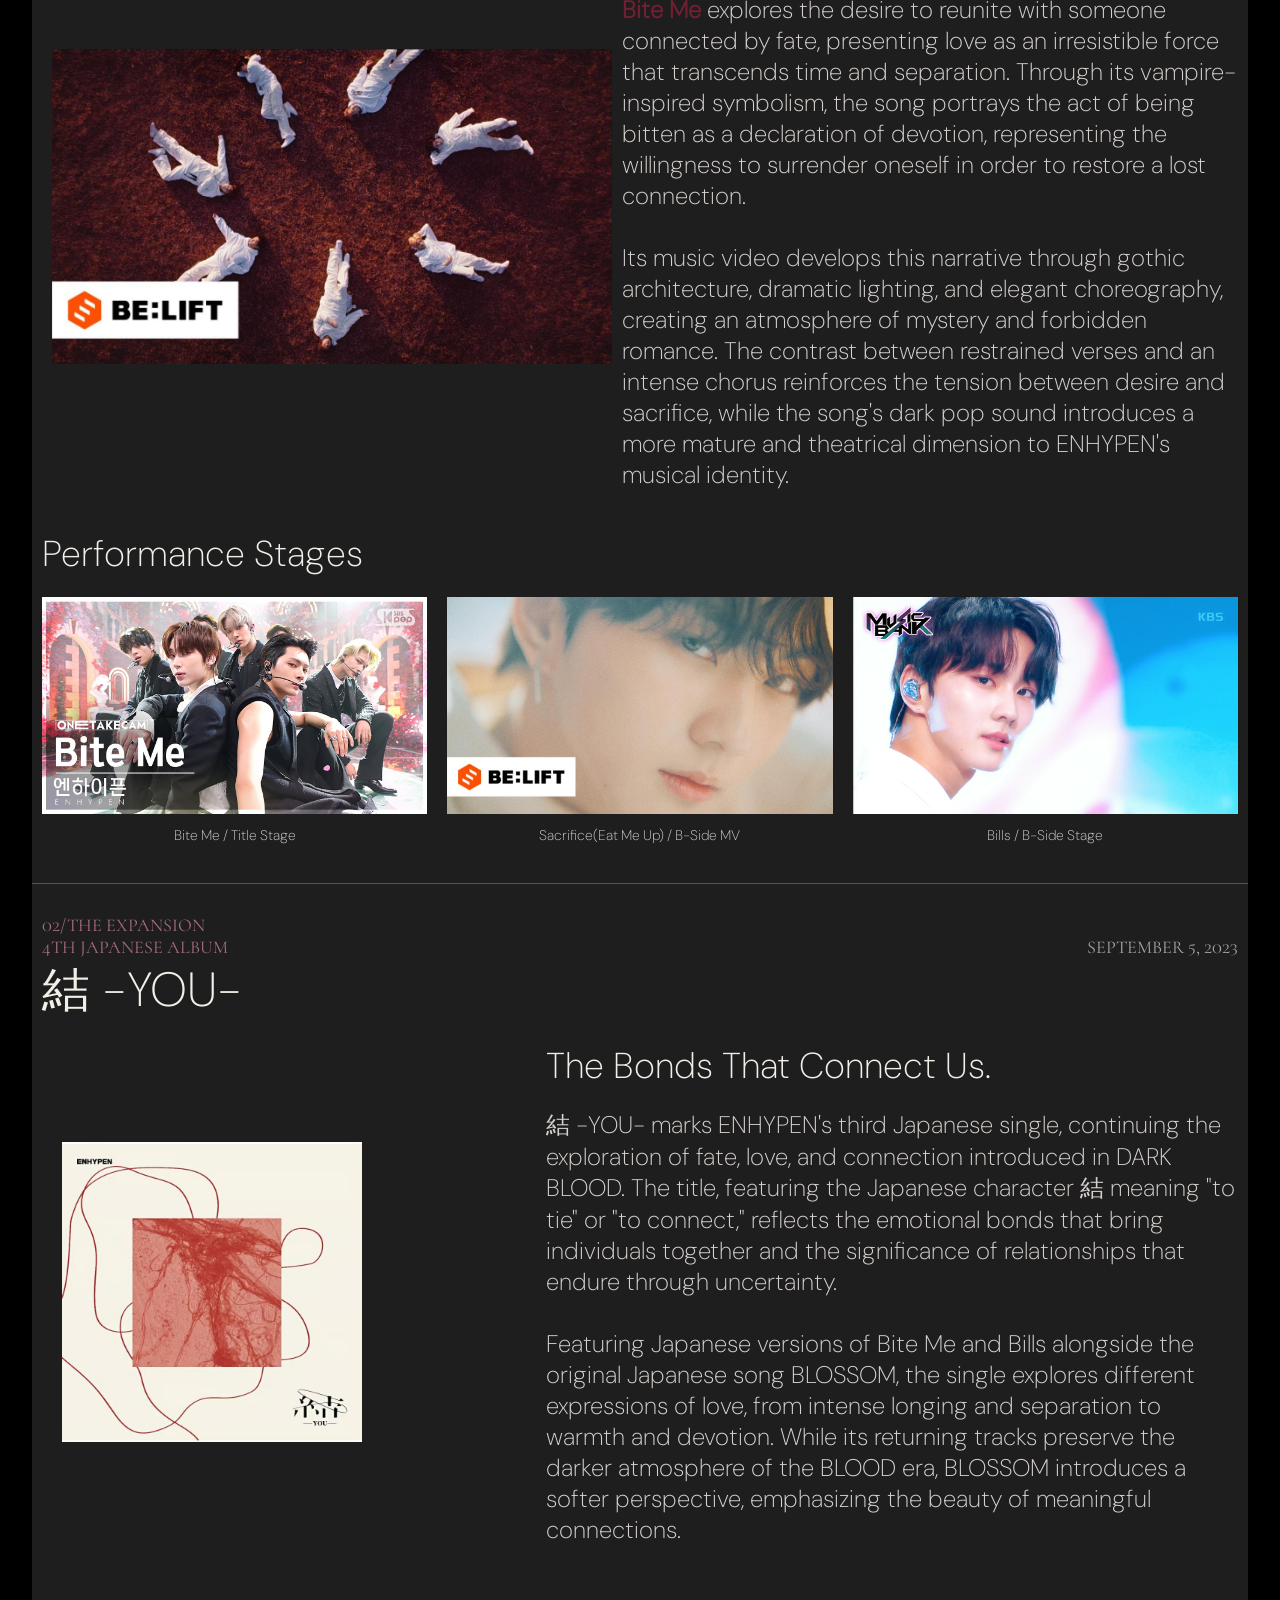
<file: eras.html>
<!DOCTYPE html>
<html lang="en">
<head>
    <meta charset="UTF-8">
    <title>EN-ARCHIVE · THE ERAS</title>
     <meta name="viewport" content="width=device-width, initial-scale=1.0">
    <!--existing-->
    <link rel="stylesheet" href="css/style.css">
    <link rel="stylesheet" href="css/eras.css">
    
    <!--mobile-->
    <link rel="stylesheet" media="only screen and (max-width: 480px)" href="css/mobile.css"> 

    <!--tablet-->
    <link rel="stylesheet" media="only screen and (min-width: 481px) and (max-width: 960px)" href="css/tablet.css"> 

    <link rel="icon" type="image/png" href="images/favicon.png">
</head>

<body>

    <div class="main-grid-container">
        
        <header id="top">
            <h2>a personal collection of</h2>
            <h1>EN- ARCHIVE</h1>
            
        </header>
        
    <div class="eras">

        <nav class="nav">
            <ul>
                <li><a href="index.html">THE ARCHIVE</a></li>
                <li><a href="eras.html">THE ERAS</a></li>
                <li><a href="soundtrack.html">THE SOUNDTRACK</a></li>
            </ul>
        </nav>

        <!--head image-->
        <section class="head-img">
            <a href="https://www.youtube.com/watch?v=dE_Ro8Sac2M" target="_blank"><img src="images/eras/parallel.png" width="100%"></a>
        </section>

        <!--INTRO-->
        <section class="eras_intro">

            <h1>The Eras.</h1>
            <p><i>An evolving story, told through music.</i>
                <br><br>
                Every era marks a new chapter in ENHYPEN's artistic journey. From their earliest releases to their evolving musical identity, each comeback introduces distinct sounds, visual concepts, and narratives that contribute to the group's creative evolution.
                <br><br>
                The Eras presents a chronological collection of ENHYPEN's Korean and Japanese releases, exploring the concepts behind each album, the stories expressed through their title tracks, and the performances that bring each chapter to life.
                <br><br>
                Explore the chapters that define their journey.
            </p>
            
        </section>
        
        <!--1_1mini-->
        <section class="1_1mini">

            <hr>
            <div class="eras_info">

                <div class="eras_label">
                    <span class="lbl">01/THE BEGINNING</span>
                    <span class="lbl">1ST MINI ALBUM</span>
                </div>
                <div class="eras_date">
                    <span class="date">NOVEMBER 30, 2020</span>
                </div>
            </div>

            <h1>BORDER : DAY ONE</h1>
            <div class="eras_album">
                <a href="https://www.youtube.com/watch?v=pnhSnVQncvU" target="_blank"><img src="images/eras/1mini.avif" height="300px"></a>
                <div class="eras_text">
                    <h2>Crossing the Border.</h2>    
                    <p>BORDER : DAY ONE introduces a concept centered on new beginnings, transformation, and the transition between two worlds. The album explores the uncertainty and anticipation of entering an unfamiliar reality, using the idea of crossing a border to represent the beginning of a new identity and journey.
                        <br><br>
                        Through its contrasting visual concepts, DAWN and DUSK, the album reflects the relationship between light and darkness, hope and uncertainty. Its mysterious atmosphere and symbolic imagery establish the foundation for ENHYPEN's evolving conceptual storytelling.
                    </p>
                </div>
            </div>

            <div class="eras_mv">
                <!-- <iframe width="560" height="315" src="https://www.youtube.com/embed/nQ6wLuYvGd4?si=g8lGD5VdXpXDJCRc" title="YouTube video player" frameborder="0" allow="accelerometer; autoplay; clipboard-write; encrypted-media; gyroscope; picture-in-picture; web-share" referrerpolicy="strict-origin-when-cross-origin" allowfullscreen></iframe> -->
                 <a href="https://www.youtube.com/watch?v=nQ6wLuYvGd4" target="_blank"><img src="images/eras/thumbnails/1_mv.jpg" width="560" height="315"></a>
                <div class="eras_text">
                    <h2>Between Destiny and Choice.</h2>
                    <p><b>Given-Taken</b> explores the relationship between fate and individual choice, questioning whether one's path is determined by circumstances or shaped through personal determination. The song introduces themes of uncertainty, identity, and the search for belonging.
                        <br><br>
                        Its music video develops these ideas through gothic-inspired settings, dramatic lighting, and supernatural symbolism. The contrast between innocence and darkness creates a mysterious visual atmosphere, introducing the cinematic storytelling and recurring motifs that would become central to ENHYPEN's artistic identity.
                    </p>
                </div>
            </div>

            <h2>Performance Stages</h2>
            <div class="eras_stage">

                <div class="stage">
                    <!-- <iframe width="560" height="315" src="https://www.youtube.com/embed/uzk9NwAH1ks?si=U3WrhGf4hCgMH_fX" title="YouTube video player" frameborder="0" allow="accelerometer; autoplay; clipboard-write; encrypted-media; gyroscope; picture-in-picture; web-share" referrerpolicy="strict-origin-when-cross-origin" allowfullscreen></iframe> -->
                    <a href="https://www.youtube.com/watch?v=uzk9NwAH1ks" target="_blank"><img src="images/eras/thumbnails/1_giventaken.jpg" width="560" height="315"></a>
                    <p>Given-Taken / Title Stage</p>
                </div>
                
                <div class="stage">
                    <!-- <iframe width="560" height="315" src="https://www.youtube.com/embed/FKG48r9Wl8o?si=yhHfp0EucH5Ye6aC" title="YouTube video player" frameborder="0" allow="accelerometer; autoplay; clipboard-write; encrypted-media; gyroscope; picture-in-picture; web-share" referrerpolicy="strict-origin-when-cross-origin" allowfullscreen></iframe> -->
                     <a href="https://www.youtube.com/watch?v=FKG48r9Wl8o" target="_blank"><img src="images/eras/thumbnails/1_letmein.jpg"></a>
                    <p>Let Me In (20 CUBE) / B-Side MV</p>
                </div>

                <div class="stage">
                    <!-- <iframe width="560" height="315" src="https://www.youtube.com/embed/9uazMxm1bmE?si=dku9EHhGtDPJUjXf" title="YouTube video player" frameborder="0" allow="accelerometer; autoplay; clipboard-write; encrypted-media; gyroscope; picture-in-picture; web-share" referrerpolicy="strict-origin-when-cross-origin" allowfullscreen></iframe> -->
                     <a href="https://youtube.com/watch?v=9uazMxm1bmE&source_ve_path=MTc4NDI0" target="_blank"><img src="images/eras/thumbnails/1_flicker.jpg"></a>
                    <p>Flicker / B-Side Stage</p>
                </div>

            </div>
            <hr>

        </section>
        
        <!--2_2mini-->
        <section class="2_2mini">

            <div class="eras_info">

                <div class="eras_label">
                    <span class="lbl">01/THE BEGINNING</span>
                    <span class="lbl">2ND MINI ALBUM</span>
                </div>
                <div class="eras_date">
                    <span class="date">APRIL 26, 2021</span>
                </div>
            </div>

            <h1>BORDER : CARNIVAL</h1>
            <div class="eras_album">
                <a href="https://www.youtube.com/watch?v=ZxW5GYpPWSY" target="_blank"><img src="images/eras/2mini.avif" height="300px"></a>
                <div class="eras_text">
                    <h2>Entering the Carnival.</h2>    
                    <p>BORDER : CARNIVAL continues the journey established in BORDER : DAY ONE, exploring the excitement and confusion of entering a new world after crossing the border. The album presents this unfamiliar reality as a magnificent carnival, where celebration and uncertainty coexist, reflecting the overwhelming experiences and emotions that follow a new beginning.
                        <br><br>
                        Through its three visual concepts, UP, HYPE, and DOWN, the album captures the shifting emotions of anticipation, exhilaration, and disorientation. Its vibrant yet unsettling imagery contrasts the glamour of celebration with the instability beneath it, expanding ENHYPEN's conceptual narrative into a world where familiar boundaries no longer apply.
                    </p>
                </div>
            </div>

            <div class="eras_mv">
                <!-- <iframe width="560" height="315" src="https://www.youtube.com/embed/Fc7-Oe0tj5k?si=fL7lCCBxNCQ7g3eX&amp;controls=0" title="YouTube video player" frameborder="0" allow="accelerometer; autoplay; clipboard-write; encrypted-media; gyroscope; picture-in-picture; web-share" referrerpolicy="strict-origin-when-cross-origin" allowfullscreen></iframe> -->
                 <a href="https://youtube.com/watch?v=Fc7-Oe0tj5k&source_ve_path=MTc4NDI0" target="_blank"><img src="images/eras/thumbnails/2_mv.jpg" width="560" height="315"></a>
                <div class="eras_text">
                    <h2>Lost in the Celebration.</h2>
                    <p><b>Drunk-Dazed</b> explores the overwhelming sensation of being drawn into an unfamiliar world, where excitement gradually becomes indistinguishable from confusion. The song portrays the intoxicating experience of sudden attention and celebration, capturing the tension between enjoying the moment and losing control within it.
                        <br><br>
                        Its music video develops this concept through a mysterious carnival atmosphere, combining extravagant parties, gothic imagery, and supernatural symbolism. Rapid transitions, dramatic lighting, and recurring vampire motifs create a sense of exhilaration and unease, reinforcing the contrast between the carnival's dazzling appearance and the darker reality beneath its surface.
                    </p>
                </div>
            </div>

            <h2>Performance Stages</h2>
            <div class="eras_stage">

                <div class="stage">
                    <!-- <iframe width="560" height="315" src="https://www.youtube.com/embed/rnGlLpOtCnE?si=48IreWaXvOyKHh2u&amp;controls=0" title="YouTube video player" frameborder="0" allow="accelerometer; autoplay; clipboard-write; encrypted-media; gyroscope; picture-in-picture; web-share" referrerpolicy="strict-origin-when-cross-origin" allowfullscreen></iframe> -->
                     <a href="https://www.youtube.com/watch?v=rnGlLpOtCnE" target="_blank"><img src="images/eras/thumbnails/2_dd.jpg" width="560" height="315"></a>
                    <p>Drunk-Dazed / Title Stage</p>
                </div>
                
                <div class="stage">
                    <!-- <iframe width="560" height="315" src="https://www.youtube.com/embed/X7d6Dt17yHk?si=P2LyCBvVwZ_q-ALO&amp;controls=0" title="YouTube video player" frameborder="0" allow="accelerometer; autoplay; clipboard-write; encrypted-media; gyroscope; picture-in-picture; web-share" referrerpolicy="strict-origin-when-cross-origin" allowfullscreen></iframe> -->
                     <a href="https://www.youtube.com/watch?v=X7d6Dt17yHk" target="_blank"><img src="images/eras/thumbnails/2_fever.jpg" width="560" height="315"></a>
                    <p>FEVER / B-Side MV</p>
                </div>

                <div class="stage">
                    <!-- <iframe width="560" height="315" src="https://www.youtube.com/embed/wPevsbgX3SQ?si=uTukw0kaMZSa_Rt7&amp;controls=0" title="YouTube video player" frameborder="0" allow="accelerometer; autoplay; clipboard-write; encrypted-media; gyroscope; picture-in-picture; web-share" referrerpolicy="strict-origin-when-cross-origin" allowfullscreen></iframe> -->
                     <a href="https://www.youtube.com/watch?v=wPevsbgX3SQ" target="_blank"><img src="images/eras/thumbnails/2_notforsale.jpg" width="560" height="315"></a>
                    <p>Not For Sale / B-Side Stage</p>
                </div>

            </div>
            <hr>

        </section>

        <!--3_1jp-->
        <section class="3_1jp">

            <div class="eras_info">

                <div class="eras_label">
                    <span class="lbl">01/THE BEGINNING</span>
                    <span class="lbl">1ST JAPANESE SINGLE</span>
                </div>
                <div class="eras_date">
                    <span class="date">JULY 6, 2021</span>
                </div>
            </div>

            <h1>BORDER : 儚い (HAKANAI)</h1>
            <div class="eras_album">
                <a href="https://www.youtube.com/watch?v=w6Q5lklP4j8" target="_blank"><img src="images/eras/1jp.avif" height="300px"></a>
                <div class="eras_text">
                    <h2>Beyond the First Border.</h2>    
                    <p>BORDER : 儚い (HAKANAI) marks ENHYPEN's Japanese debut, extending the narrative introduced in BORDER : DAY ONE to a new audience. The title, meaning "fleeting" or "ephemeral," reflects the delicate nature of beginnings and the uncertainty that accompanies change.
                        <br><br>
                        Alongside Japanese versions of Given-Taken and Let Me In (20 CUBE), the single introduces Forget Me Not, ENHYPEN's first original Japanese song. Its brighter, more uplifting sound explores the determination to move forward despite uncertainty, presenting a refreshing contrast to the darker atmosphere of their earlier releases.
                    </p>
                </div>
            </div>

            <div class="eras_mv">
                <!-- <iframe width="560" height="315" src="https://www.youtube.com/embed/8ju_zjyp0eE?si=J5kNX-u0jnO6PZTB&amp;controls=0" title="YouTube video player" frameborder="0" allow="accelerometer; autoplay; clipboard-write; encrypted-media; gyroscope; picture-in-picture; web-share" referrerpolicy="strict-origin-when-cross-origin" allowfullscreen></iframe> -->
                 <a href="https://www.youtube.com/watch?v=8ju_zjyp0eE" target="_blank"><img src="images/eras/thumbnails/3_mv.jpg" width="560" height="315"></a>
                <div class="eras_text">
                    <h2>Moving Toward Tomorrow.</h2>
                    <p><b>Forget Me Not</b> explores the determination to overcome personal challenges and move toward an uncertain future. Through themes of perseverance, hope, and self-discovery, the song captures the emotions of youth as a period of continuous growth and change.
                        <br><br>
                        Featuring energetic electric guitar sounds and an uplifting melody, the song creates a refreshing atmosphere that reflects the optimism and uncertainty of new beginnings. As the opening theme for the Japanese anime RE-MAIN, it complements the story's focus on overcoming setbacks, rediscovering one's purpose, and finding the courage to begin again.
                    </p>
                </div>
            </div>

            <h2>Performance Stages</h2>
            <div class="eras_stage">

                <div class="stage">
                    <!-- <iframe width="560" height="315" src="https://www.youtube.com/embed/qD59wF-8rEI?si=tZWP4S0lLiOwpgsr&amp;controls=0" title="YouTube video player" frameborder="0" allow="accelerometer; autoplay; clipboard-write; encrypted-media; gyroscope; picture-in-picture; web-share" referrerpolicy="strict-origin-when-cross-origin" allowfullscreen></iframe> -->
                     <a href="https://www.youtube.com/watch?v=qD59wF-8rEI" target="_blank"><img src="images/eras/thumbnails/3_gtmv.jpg" width="560" height="315"></a>
                    <p>Given-Taken(Japanese Ver.) / MV</p>
                </div>
                
                <div class="stage">
                    <!-- <iframe width="560" height="315" src="https://www.youtube.com/embed/N49XNxzgAhw?si=NTA9gGp7Z-QuU1lR&amp;controls=0" title="YouTube video player" frameborder="0" allow="accelerometer; autoplay; clipboard-write; encrypted-media; gyroscope; picture-in-picture; web-share" referrerpolicy="strict-origin-when-cross-origin" allowfullscreen></iframe> -->
                     <a href="https://www.youtube.com/watch?v=N49XNxzgAhw" target="_blank"><img src="images/eras/thumbnails/3_forget.jpg" width="560" height="315"></a>
                    <p>Forget Me Not / Concert Stage</p>
                </div>

                <div class="stage">
                    <!-- <iframe width="560" height="315" src="https://www.youtube.com/embed/VHl_4Qlbvqg?si=9YqY2blSFeGsLZ9a&amp;controls=0" title="YouTube video player" frameborder="0" allow="accelerometer; autoplay; clipboard-write; encrypted-media; gyroscope; picture-in-picture; web-share" referrerpolicy="strict-origin-when-cross-origin" allowfullscreen></iframe> -->
                     <a href="https://www.youtube.com/watch?v=VHl_4Qlbvqg" target="_blank"><img src="images/eras/thumbnails/3_gtstage.jpg" width="560" height="315"></a>
                    <p>Given-Taken(Japanese Ver.) / Japanese Ver. Stage</p>
                </div>

            </div>
            <hr>

        </section>

        <!--4_1full-->
        <section class="4_1full">

            <div class="eras_info">

                <div class="eras_label">
                    <span class="lbl">01/THE BEGINNING</span>
                    <span class="lbl">1ST FULL ALBUM</span>
                </div>
                <div class="eras_date">
                    <span class="date">OCTOBER 12, 2021</span>
                </div>
            </div>

            <h1>DIMENSION : DILEMMA</h1>
            <div class="eras_album">
                <a href="https://www.youtube.com/watch?v=utL189MfJNs" target="_blank"><img src="images/eras/1full.avif" height="300px"></a>
                <div class="eras_text">
                    <h2>Between Desire and Dilemma.</h2>    
                    <p>DIMENSION : DILEMMA marks the beginning of a new chapter in ENHYPEN's narrative, exploring the complexities of identity, desire, and choice. Having crossed the border into an unfamiliar world, the members encounter conflicting values and expectations, discovering that growing up involves navigating uncertainty and making difficult decisions.
                        <br><br>
                        Through its three visual concepts, SCYLLA, CHARYBDIS, and ODYSSEUS, the album portrays the contrasting experiences of youth, from external pressures and inner conflict to the search for personal freedom. Drawing inspiration from Greek mythology, its imagery reflects the challenges of choosing one's path in a world filled with competing possibilities.
                    </p>
                </div>
            </div>

            <div class="eras_mv">
                <!-- <iframe width="560" height="315" src="https://www.youtube.com/embed/6IRsW_TkyVA?si=WPh-Pqy74dE87yFX&amp;controls=0" title="YouTube video player" frameborder="0" allow="accelerometer; autoplay; clipboard-write; encrypted-media; gyroscope; picture-in-picture; web-share" referrerpolicy="strict-origin-when-cross-origin" allowfullscreen></iframe> -->
                 <a href="https://www.youtube.com/watch?v=6IRsW_TkyVA" target="_blank"><img src="images/eras/thumbnails/4_mv.jpg" width="560" height="315"></a>
                <div class="eras_text">
                    <h2>The Freedom to Run.</h2>
                    <p><b>Tamed-Dashed</b> explores the conflict between following one's desires and accepting the expectations imposed by the world. The song questions whether to surrender to uncertainty or move forward despite the possibility of failure, capturing the impulsive determination and emotional contradictions of youth.
                        <br><br>
                        Its music video introduces a brighter, more energetic visual direction through sunlit beaches, school settings, and rugby-inspired imagery. Contrasting these scenes with mysterious transitions and supernatural elements, the video connects the freedom of youth with ENHYPEN's continuing narrative of identity and transformation, presenting running as a symbol of choosing one's own direction.
                    </p>
                </div>
            </div>

            <h2>Performance Stages</h2>
            <div class="eras_stage">

                <div class="stage">
                    <!-- <iframe width="560" height="315" src="https://www.youtube.com/embed/nT-EfCXpzq8?si=GErH_Zz1Xf_yS_nr&amp;controls=0" title="YouTube video player" frameborder="0" allow="accelerometer; autoplay; clipboard-write; encrypted-media; gyroscope; picture-in-picture; web-share" referrerpolicy="strict-origin-when-cross-origin" allowfullscreen></iframe> -->
                     <a href="https://www.youtube.com/watch?v=nT-EfCXpzq8" target="_blank"><img src="images/eras/thumbnails/4_tdstage.jpg" width="560" height="315"></a>
                    <p>Tamed-Dashed / Title Stage</p>
                </div>
                
                <div class="stage">
                    <!-- <iframe width="560" height="315" src="https://www.youtube.com/embed/6JtKkvxJiQ4?si=mFJXNpL43IgHF7wY&amp;controls=0" title="YouTube video player" frameborder="0" allow="accelerometer; autoplay; clipboard-write; encrypted-media; gyroscope; picture-in-picture; web-share" referrerpolicy="strict-origin-when-cross-origin" allowfullscreen></iframe> -->
                     <a href="https://www.youtube.com/watch?v=6JtKkvxJiQ4" target="_blank"><img src="images/eras/thumbnails/4_gbgh.jpg" width="560" height="315"></a>
                    <p>Go Big or Go Home / B-Side Stage</p>
                </div>

                <div class="stage">
                    <!-- <iframe width="560" height="315" src="https://www.youtube.com/embed/EUskig59Xe8?si=mCMtYupYkvINge02&amp;controls=0" title="YouTube video player" frameborder="0" allow="accelerometer; autoplay; clipboard-write; encrypted-media; gyroscope; picture-in-picture; web-share" referrerpolicy="strict-origin-when-cross-origin" allowfullscreen></iframe> -->
                     <a href="https://www.youtube.com/watch?v=EUskig59Xe8" target="_blank"><img src="images/eras/thumbnails/4_dream.jpg" width="560" height="315"></a>
                    <p>Upper Side Dreamin’ / B-Side Special Performance</p>
                </div>

            </div>
            <hr>

        </section>


        <!--5_1repack-->
        <section class="5_1repack">

            <div class="eras_info">

                <div class="eras_label">
                    <span class="lbl">02/THE EXPANSION</span>
                    <span class="lbl">1ST REPACKAGE ALBUM</span>
                </div>
                <div class="eras_date">
                    <span class="date">JANUARY 10, 2022</span>
                </div>
            </div>

            <h1>DIMENSION : ANSWER</h1>
            <div class="eras_album">
                <a href="https://www.youtube.com/watch?v=YTqEkvnWM5I" target="_blank"><img src="images/eras/1repackage.jpg" height="300px"></a>
                <div class="eras_text">
                    <h2>Rejecting the Answer.</h2>    
                    <p>DIMENSION : ANSWER continues the exploration of identity and uncertainty introduced in DIMENSION : DILEMMA, shifting from questioning the world to challenging the expectations it imposes. Rather than accepting the answers provided by society, ENHYPEN begins to recognize the importance of defining their own values and choosing their own direction.
                        <br><br>
                        Through its two visual concepts, NO and YET, the album explores rebellion, independence, and the determination to live beyond established rules. Featuring three new tracks, Blessed-Cursed, Polaroid Love, and Outro : Day 2, the repackage marks a turning point in ENHYPEN's narrative, transforming uncertainty into a declaration of self-determination.
                    </p>
                </div>
            </div>

            <div class="eras_mv">
                <!-- <iframe width="560" height="315" src="https://www.youtube.com/embed/osmHArcf_aE?si=hlU-D6UCMUG7bTDn&amp;controls=0" title="YouTube video player" frameborder="0" allow="accelerometer; autoplay; clipboard-write; encrypted-media; gyroscope; picture-in-picture; web-share" referrerpolicy="strict-origin-when-cross-origin" allowfullscreen></iframe> -->
                 <a href="https://www.youtube.com/watch?v=osmHArcf_aE" target="_blank"><img src="images/eras/thumbnails/5_mv.jpg" width="560" height="315"></a>
                <div class="eras_text">
                    <h2>Breaking Free from Expectations.</h2>
                    <p><b>Blessed-Cursed</b> explores the realization that what initially appeared to be a blessing may instead be a form of restriction. Rejecting the expectations and identities imposed upon them, the song expresses the determination to reclaim personal freedom and pursue a future shaped by individual choice.
                        <br><br>
                        Its music video draws inspiration from the late 1990s and early 2000s, incorporating Y2K aesthetics, bold fashion, and dynamic visual transitions. Combined with the song's powerful rock and hip-hop influences, these elements create a rebellious atmosphere that reflects ENHYPEN's growing confidence and refusal to follow a predetermined path.
                    </p>
                </div>
            </div>

            <h2>Performance Stages</h2>
            <div class="eras_stage">

                <div class="stage">
                    <!-- <iframe width="560" height="315" src="https://www.youtube.com/embed/o5Nkn5iPI8E?si=k5vch9pERJ60p88F&amp;controls=0" title="YouTube video player" frameborder="0" allow="accelerometer; autoplay; clipboard-write; encrypted-media; gyroscope; picture-in-picture; web-share" referrerpolicy="strict-origin-when-cross-origin" allowfullscreen></iframe> -->
                     <a href="https://www.youtube.com/watch?v=o5Nkn5iPI8E" target="_blank"><img src="images/eras/thumbnails/5_bcst.jpg" width="560" height="315"></a>
                    <p>Blessed-Cursed / Title Stage</p>
                </div>
                
                <div class="stage">
                    <!-- <iframe width="560" height="315" src="https://www.youtube.com/embed/JQ-2sk2ELJI?si=dIllqx7FDSaAW0HY&amp;controls=0" title="YouTube video player" frameborder="0" allow="accelerometer; autoplay; clipboard-write; encrypted-media; gyroscope; picture-in-picture; web-share" referrerpolicy="strict-origin-when-cross-origin" allowfullscreen></iframe> -->
                     <a href="https://www.youtube.com/watch?v=JQ-2sk2ELJI" target="_blank"><img src="images/eras/thumbnails/5_pola.jpg" width="560" height="315"></a>
                    <p>Polaroid Love / B-Side Selfie Cam MV</p>
                </div>

                <div class="stage">
                    <!-- <iframe width="560" height="315" src="https://www.youtube.com/embed/8Jw1_QdRR88?si=eIZhgEeGq2dyXpWH&amp;controls=0" title="YouTube video player" frameborder="0" allow="accelerometer; autoplay; clipboard-write; encrypted-media; gyroscope; picture-in-picture; web-share" referrerpolicy="strict-origin-when-cross-origin" allowfullscreen></iframe> -->
                     <a href="https://www.youtube.com/watch?v=8Jw1_QdRR88" target="_blank"><img src="images/eras/thumbnails/5_polamic.jpg" width="560" height="315"></a>
                    <p>Polaroid Love / B-Side Stage</p>
                </div>

            </div>
            <hr>

        </section>

        <!--6_2jp-->
        <section class="6_2jp">

            <div class="eras_info">

                <div class="eras_label">
                    <span class="lbl">02/THE EXPANSION</span>
                    <span class="lbl">2ND JAPANESE ALBUM</span>
                </div>
                <div class="eras_date">
                    <span class="date">MAY 3, 2022</span>
                </div>
            </div>

            <h1>DIMENSION : 閃光 SENKOU</h1>
            <div class="eras_album">
                <a href="https://www.youtube.com/watch?v=uL6hLKgWUds&list=RDuL6hLKgWUds&start_radio=1" target="_blank"><img src="images/eras/2JP.avif" height="300px"></a>
                <div class="eras_text">
                    <h2>A Flash of Youth.</h2>    
                    <p>DIMENSION : 閃光 (SENKOU), meaning "flash of light," marks ENHYPEN's second Japanese single, continuing their exploration of youth, identity, and the challenges of navigating an unfamiliar world. The release brings together Japanese versions of Tamed-Dashed and Drunk-Dazed alongside Always, their second original Japanese song.
                        <br><br>
                        Connecting the emotional conflicts of the DIMENSION era with a more hopeful perspective, the single explores the contrast between uncertainty and determination. While its returning tracks reflect the confusion and intensity of growing up, Always introduces a reassuring message of perseverance and self-belief, highlighting another dimension of ENHYPEN's musical identity.
                    </p>
                </div>
            </div>

            <div class="eras_mv">
                <!-- <iframe width="560" height="315" src="https://www.youtube.com/embed/q3HW0SF1Jpc?si=oC0WuFFSdFziqnNK&amp;controls=0" title="YouTube video player" frameborder="0" allow="accelerometer; autoplay; clipboard-write; encrypted-media; gyroscope; picture-in-picture; web-share" referrerpolicy="strict-origin-when-cross-origin" allowfullscreen></iframe> -->
                <a href="https://www.youtube.com/watch?v=q3HW0SF1Jpc" target="_blank"><img src="images/eras/thumbnails/6_mv.jpg" width="560" height="315"></a>
                <div class="eras_text">
                    <h2>Strength in Every Moment.</h2>
                    <p><b>Always</b> delivers an uplifting message of encouragement to those facing uncertainty, pressure, and unexpected challenges. The song emphasizes the importance of believing in oneself and continuing forward, even when the future feels unpredictable.
                        <br><br>
                        Featuring bright pop melodies, an energetic rhythm, and warm vocal harmonies, Always offers a comforting contrast to the intensity of the single's other tracks. Originally released as the theme song for the Japanese drama Muchaburi! I Am the President, it highlights ENHYPEN's ability to express hope, reassurance, and emotional support through music.
                    </p>
                </div>
            </div>

            <h2>Performance Stages</h2>
            <div class="eras_stage">

                <div class="stage">
                    <!-- <iframe width="560" height="315" src="https://www.youtube.com/embed/qVdc7AvM4xQ?si=QSZa8ElpBEGA9MeS&amp;controls=0" title="YouTube video player" frameborder="0" allow="accelerometer; autoplay; clipboard-write; encrypted-media; gyroscope; picture-in-picture; web-share" referrerpolicy="strict-origin-when-cross-origin" allowfullscreen></iframe> -->
                     <a href="https://www.youtube.com/watch?v=qVdc7AvM4xQ" target="_blank"><img src="images/eras/thumbnails/6_tdmv.jpg" width="560" height="315"></a>
                    <p>Tamed-Dashed(Japanese Ver.) / MV</p>
                </div>
                
                <div class="stage">
                    <!-- <iframe width="560" height="315" src="https://www.youtube.com/embed/_aSyyVV4lgU?si=cIq3LlLUNzVXNVUM&amp;controls=0" title="YouTube video player" frameborder="0" allow="accelerometer; autoplay; clipboard-write; encrypted-media; gyroscope; picture-in-picture; web-share" referrerpolicy="strict-origin-when-cross-origin" allowfullscreen></iframe> -->
                     <a href="https://www.youtube.com/watch?v=_aSyyVV4lgU" target="_blank"><img src="images/eras/thumbnails/6_always.jpg" width="560" height="315"></a>
                    <p>Always / B-Side Stage</p>
                </div>

                <div class="stage">
                    <!-- <iframe width="560" height="315" src="https://www.youtube.com/embed/WXRTA_e7vdA?si=hANp6BoO3NEfwVIv&amp;controls=0" title="YouTube video player" frameborder="0" allow="accelerometer; autoplay; clipboard-write; encrypted-media; gyroscope; picture-in-picture; web-share" referrerpolicy="strict-origin-when-cross-origin" allowfullscreen></iframe> -->
                     <a href="https://www.youtube.com/watch?v=WXRTA_e7vdA" target="_blank"><img src="images/eras/thumbnails/6_tdst.jpg" width="560" height="315"></a>
                    <p>Tamed-Dashed(Japanese Ver.) / Japanese Ver. Stage</p>
                </div>

            </div>
            <hr>

        </section>

        <!--7_3mini-->
        <section class="7_3mini">

            <div class="eras_info">

                <div class="eras_label">
                    <span class="lbl">02/THE EXPANSION</span>
                    <span class="lbl">3RD MINI ALBUM</span>
                </div>
                <div class="eras_date">
                    <span class="date">JULY 4, 2022</span>
                </div>
            </div>

            <h1>MANIFESTO : DAY 1</h1>
            <div class="eras_album">
                <a href="https://www.youtube.com/watch?v=A0twfQagKPY" target="_blank"><img src="images/eras/3mini.avif" height="300px"></a>
                <div class="eras_text">
                    <h2>A Declaration of Independence.</h2>    
                    <p>MANIFESTO : DAY 1 marks a turning point in ENHYPEN's narrative, shifting from the uncertainty of the BORDER and DIMENSION eras toward a confident declaration of independence. Having confronted the complexities of identity, desire, and societal expectations, the group begins to take control of its own future, rejecting predetermined paths and embracing the freedom to define its own direction.
                        <br><br>
                        Through its three visual concepts, D, J, and M, the album explores rebellion, self-expression, and the determination to challenge established boundaries. Moving away from the mysterious fantasy imagery of earlier releases, its bold styling and rebellious atmosphere reflect a more direct and assertive artistic identity, presenting a new beginning shaped by personal conviction.
                    </p>
                </div>
            </div>

            <div class="eras_mv">
                <!-- <iframe width="560" height="315" src="https://www.youtube.com/embed/QMlNLo74mOw?si=3kp-_kSnzwTf0bKI&amp;controls=0" title="YouTube video player" frameborder="0" allow="accelerometer; autoplay; clipboard-write; encrypted-media; gyroscope; picture-in-picture; web-share" referrerpolicy="strict-origin-when-cross-origin" allowfullscreen></iframe> -->
                 <a href="https://www.youtube.com/watch?v=QMlNLo74mOw" target="_blank"><img src="images/eras/thumbnails/7_mv.jpg" width="560" height="315"></a>
                <div class="eras_text">
                    <h2>Taking Control of Tomorrow.</h2>
                    <p><b>Future Perfect (Pass the MIC)</b> expresses the determination to break free from society's expectations and create a future through individual choice. Rather than following a path established by others, the song emphasizes independence, ambition, and the importance of encouraging one's generation to move forward together.
                        <br><br>
                        Built around powerful Chicago drill influences, the track introduces an aggressive hip-hop sound that distinguishes it from ENHYPEN's earlier releases. Its music video reinforces this rebellious energy through urban settings, bold visual contrasts, and intense choreography, presenting the microphone as a symbol of empowerment and the desire to give others a voice.
                    </p>
                </div>
            </div>

            <h2>Performance Stages</h2>
            <div class="eras_stage">

                <div class="stage">
                    <!-- <iframe width="560" height="315" src="https://www.youtube.com/embed/xvXoi6y3Dl0?si=fjzFNLRarNvTYfiK&amp;controls=0" title="YouTube video player" frameborder="0" allow="accelerometer; autoplay; clipboard-write; encrypted-media; gyroscope; picture-in-picture; web-share" referrerpolicy="strict-origin-when-cross-origin" allowfullscreen></iframe> -->
                     <a href="https://www.youtube.com/watch?v=xvXoi6y3Dl0" target="_blank"><img src="images/eras/thumbnails/7_fpst.jpg" width="560" height="315"></a>
                    <p>Future Perfect (Pass the MIC) / Title Stage</p>
                </div>
                
                <div class="stage">
                    <!-- <iframe width="560" height="315" src="https://www.youtube.com/embed/HOciAVeq_HU?si=xrRPS9ol_qkn8R0-&amp;controls=0" title="YouTube video player" frameborder="0" allow="accelerometer; autoplay; clipboard-write; encrypted-media; gyroscope; picture-in-picture; web-share" referrerpolicy="strict-origin-when-cross-origin" allowfullscreen></iframe> -->
                     <a href="https://www.youtube.com/watch?v=HOciAVeq_HU" target="_blank"><img src="images/eras/thumbnails/7_paradox.jpg" width="560" height="315"></a>
                    <p>ParadoXXX Invasion / B-Side MV</p>
                </div>

                <div class="stage">
                    <!-- <iframe width="560" height="315" src="https://www.youtube.com/embed/Lhz6hGYAsNE?si=7px4B0iJaiFxix5U&amp;controls=0" title="YouTube video player" frameborder="0" allow="accelerometer; autoplay; clipboard-write; encrypted-media; gyroscope; picture-in-picture; web-share" referrerpolicy="strict-origin-when-cross-origin" allowfullscreen></iframe> -->
                     <a href="https://www.youtube.com/watch?v=Lhz6hGYAsNE" target="_blank"><img src="images/eras/thumbnails/7_tfw.jpg" width="560" height="315"></a>
                    <p>TFW (That Feeling When) / B-Side Stage</p>
                </div>

            </div>
            <hr>

        </section>

        <!--8_3jp-->
        <section class="8_3jp">

            <div class="eras_info">

                <div class="eras_label">
                    <span class="lbl">02/THE EXPANSION</span>
                    <span class="lbl">3ND JAPANESE ALBUM</span>
                </div>
                <div class="eras_date">
                    <span class="date">OCTOBER 26, 2022</span>
                </div>
            </div>

            <h1>定め(SADAME)</h1>
            <div class="eras_album">
                <a href="https://www.youtube.com/watch?v=7fQQekOZWLk" target="_blank"><img src="images/eras/3jp.avif" height="300px"></a>
                <div class="eras_text">
                    <h2>Defining Their Own Destiny.</h2>    
                    <p>定め (SADAME), meaning "fate" or "destiny," marks ENHYPEN's first Japanese studio album, bringing together the musical narratives established throughout their BORDER, DIMENSION, and MANIFESTO eras. The album revisits themes of identity, transformation, and self-determination, reflecting the group's evolving relationship with the idea of destiny.
                        <br><br>
                        Featuring Japanese versions of previously released Korean tracks alongside original Japanese songs, the album connects different stages of ENHYPEN's artistic journey. Its newest original track, Make the change, introduces a message of personal growth and determination, emphasizing the courage to embrace change and move toward a future shaped by one's own decisions.
                    </p>
                </div>
            </div>

            <div class="eras_mv">
                <!-- <iframe width="560" height="315" src="https://www.youtube.com/embed/7fQQekOZWLk?si=nTfoyThdBvUHVOKz&amp;controls=0" title="YouTube video player" frameborder="0" allow="accelerometer; autoplay; clipboard-write; encrypted-media; gyroscope; picture-in-picture; web-share" referrerpolicy="strict-origin-when-cross-origin" allowfullscreen></iframe> -->
                 <a href="https://www.youtube.com/watch?v=7fQQekOZWLk" target="_blank"><img src="images/eras/thumbnails/8_mv.jpg" width="560" height="315"></a>
                <div class="eras_text">
                    <h2>The Courage to Change.</h2>
                    <p><b>Make the change</b> explores the determination to overcome uncertainty and take meaningful steps toward personal transformation. Centered on themes of resilience, self-belief, and new beginnings, the song encourages listeners to embrace unfamiliar possibilities rather than remain confined by fear or expectations.
                        <br><br>
                        Through its bright pop sound, energetic rhythm, and uplifting melodies, the track creates an optimistic atmosphere that contrasts with the darker intensity of ENHYPEN's earlier releases. Selected as the theme song for the Japanese drama Saikou no Obahan Nakajima Haruko Season 2, it reinforces the importance of taking initiative and finding the confidence to create positive change.
                    </p>
                </div>
            </div>

            <h2>Performance Stages</h2>
            <div class="eras_stage">

                <div class="stage">
                    <!-- <iframe width="560" height="315" src="https://www.youtube.com/embed/i6sjaGS96Yo?si=8Of6kf-zAoXmdp1b&amp;controls=0" title="YouTube video player" frameborder="0" allow="accelerometer; autoplay; clipboard-write; encrypted-media; gyroscope; picture-in-picture; web-share" referrerpolicy="strict-origin-when-cross-origin" allowfullscreen></iframe> -->
                    <a href="https://www.youtube.com/watch?v=yqs_7_9xnuw" target="_blank"><img src="images/eras/thumbnails/8_bc.jpg" width="560" height="315"></a>
                    <p>Blessed-Cursed / Special Stage in Japan</p>
                </div>
                
                <div class="stage">
                    <!-- <iframe width="560" height="315" src="https://www.youtube.com/embed/t8joeJ076Js?si=f3TmSEmxjIj_ygHO&amp;controls=0" title="YouTube video player" frameborder="0" allow="accelerometer; autoplay; clipboard-write; encrypted-media; gyroscope; picture-in-picture; web-share" referrerpolicy="strict-origin-when-cross-origin" allowfullscreen></iframe> -->
                     <a href="https://www.youtube.com/watch?v=t8joeJ076Js" target="_blank"><img src="images/eras/thumbnails/8_change.jpg" width="560" height="315"></a>
                    <p>Make the Change / Concert Stage</p>
                </div>

                <div class="stage">
                    <!-- <iframe width="560" height="315" src="https://www.youtube.com/embed/rXsquNGhz-U?si=8kNPiQK1yIaPI_CH&amp;controls=0" title="YouTube video player" frameborder="0" allow="accelerometer; autoplay; clipboard-write; encrypted-media; gyroscope; picture-in-picture; web-share" referrerpolicy="strict-origin-when-cross-origin" allowfullscreen></iframe> -->
                     <a href="https://www.youtube.com/watch?v=rXsquNGhz-U" target="_blank"><img src="images/eras/thumbnails/8_fpjp.jpg" width="560" height="315"></a>
                    <p>Future Perfect (Pass the MIC) Japanese Ver./ Concert Stage</p>
                </div>

            </div>
            <hr>

        </section>

        <!--9_4mini-->
        <section class="9_4mini">

            <div class="eras_info">

                <div class="eras_label">
                    <span class="lbl">02/THE EXPANSION</span>
                    <span class="lbl">4TH MINI ALBUM</span>
                </div>
                <div class="eras_date">
                    <span class="date">MAY 22, 2023</span>
                </div>
            </div>

            <h1>DARK BLOOD</h1>
            <div class="eras_album">
                <a href="https://www.youtube.com/watch?v=47SAocGDKrw" target="_blank"><img src="images/eras/4mini.avif" height="300px"></a>
                <div class="eras_text">
                    <h2>Bound by Blood.</h2>    
                    <p>DARK BLOOD marks ENHYPEN's return to their signature vampire-inspired narrative, introducing a darker exploration of fate, connection, and sacrifice. Beginning the BLOOD series, the album presents blood as a symbol of an unbreakable bond between two individuals, exploring the desire to protect someone even at the cost of one's own existence.
                        <br><br>
                        Through its three visual concepts, FULL, HALF, and NEW, the album develops a gothic fantasy atmosphere shaped by longing, temptation, and transformation. Its cinematic storytelling follows a character who loses sight of a destined connection through arrogance, only to rediscover it through sacrifice. Combining supernatural imagery with deeply human emotions, DARK BLOOD establishes a new chapter in ENHYPEN's artistic identity.
                    </p>
                </div>
            </div>

            <div class="eras_mv">
                <!-- <iframe width="560" height="315" src="https://www.youtube.com/embed/wXFLzODIdUI?si=fg1KG5A0vCa3fVqu&amp;controls=0" title="YouTube video player" frameborder="0" allow="accelerometer; autoplay; clipboard-write; encrypted-media; gyroscope; picture-in-picture; web-share" referrerpolicy="strict-origin-when-cross-origin" allowfullscreen></iframe> -->
                 <a href="https://www.youtube.com/watch?v=wXFLzODIdUI" target="_blank"><img src="images/eras/thumbnails/9_mv.jpg" width="560" height="315"></a>
                <div class="eras_text">
                    <h2>An Eternal Connection.</h2>
                    <p><b>Bite Me</b> explores the desire to reunite with someone connected by fate, presenting love as an irresistible force that transcends time and separation. Through its vampire-inspired symbolism, the song portrays the act of being bitten as a declaration of devotion, representing the willingness to surrender oneself in order to restore a lost connection.
                        <br><br>
                        Its music video develops this narrative through gothic architecture, dramatic lighting, and elegant choreography, creating an atmosphere of mystery and forbidden romance. The contrast between restrained verses and an intense chorus reinforces the tension between desire and sacrifice, while the song's dark pop sound introduces a more mature and theatrical dimension to ENHYPEN's musical identity.
                    </p>
                </div>
            </div>

            <h2>Performance Stages</h2>
            <div class="eras_stage">

                <div class="stage">
                    <!-- <iframe width="560" height="315" src="https://www.youtube.com/embed/LQxzIbPLBG4?si=eM2U3yrwNx3yAAEv&amp;controls=0" title="YouTube video player" frameborder="0" allow="accelerometer; autoplay; clipboard-write; encrypted-media; gyroscope; picture-in-picture; web-share" referrerpolicy="strict-origin-when-cross-origin" allowfullscreen></iframe> -->
                     <a href="https://www.youtube.com/watch?v=LQxzIbPLBG4" target="_blank"><img src="images/eras/thumbnails/9_bmst.jpg" width="560" height="315"></a>
                    <p>Bite Me / Title Stage</p>
                </div>
                
                <div class="stage">
                    <!-- <iframe width="560" height="315" src="https://www.youtube.com/embed/HROTJfbtcU4?si=rqFEqdX992DSL5ZB&amp;controls=0" title="YouTube video player" frameborder="0" allow="accelerometer; autoplay; clipboard-write; encrypted-media; gyroscope; picture-in-picture; web-share" referrerpolicy="strict-origin-when-cross-origin" allowfullscreen></iframe> -->
                     <a href="https://www.youtube.com/watch?v=HROTJfbtcU4" target="_blank"><img src="images/eras/thumbnails/9_sacrifice.jpg" width="560" height="315"></a>
                    <p>Sacrifice(Eat Me Up) / B-Side MV</p>
                </div>

                <div class="stage">
                    <!-- <iframe width="560" height="315" src="https://www.youtube.com/embed/28EC2zaTJdg?si=u81Rx1nzziUHLJT3&amp;controls=0" title="YouTube video player" frameborder="0" allow="accelerometer; autoplay; clipboard-write; encrypted-media; gyroscope; picture-in-picture; web-share" referrerpolicy="strict-origin-when-cross-origin" allowfullscreen></iframe> -->
                     <a href="https://www.youtube.com/watch?v=28EC2zaTJdg" target="_blank"><img src="images/eras/thumbnails/9_bills.jpg" width="560" height="315"></a>
                    <p>Bills / B-Side Stage</p>
                </div>

            </div>
            <hr>

        </section>

        <!--10_4jp-->
        <section class="10_4jp">

            <div class="eras_info">

                <div class="eras_label">
                    <span class="lbl">02/THE EXPANSION</span>
                    <span class="lbl">4TH JAPANESE ALBUM</span>
                </div>
                <div class="eras_date">
                    <span class="date">SEPTEMBER 5, 2023</span>
                </div>
            </div>

            <h1>結 -YOU-</h1>
            <div class="eras_album">
                <a href="https://www.youtube.com/watch?v=xGuDv8D5nd4" target="_blank"><img src="images/eras/4jp.avif" height="300px"></a>
                <div class="eras_text">
                    <h2>The Bonds That Connect Us.</h2>    
                    <p>結 -YOU- marks ENHYPEN's third Japanese single, continuing the exploration of fate, love, and connection introduced in DARK BLOOD. The title, featuring the Japanese character 結 meaning "to tie" or "to connect," reflects the emotional bonds that bring individuals together and the significance of relationships that endure through uncertainty.
                        <br><br>
                        Featuring Japanese versions of Bite Me and Bills alongside the original Japanese song BLOSSOM, the single explores different expressions of love, from intense longing and separation to warmth and devotion. While its returning tracks preserve the darker atmosphere of the BLOOD era, BLOSSOM introduces a softer perspective, emphasizing the beauty of meaningful connections.
                    </p>
                </div>
            </div>

            <div class="eras_mv">
                <!-- <iframe width="560" height="315" src="https://www.youtube.com/embed/vk5AAsVhs1Q?si=z8yymsd2_cr8VGkK" title="YouTube video player" frameborder="0" allow="accelerometer; autoplay; clipboard-write; encrypted-media; gyroscope; picture-in-picture; web-share" referrerpolicy="strict-origin-when-cross-origin" allowfullscreen></iframe> -->
                 <a href="https://www.youtube.com/watch?v=vk5AAsVhs1Q" target="_blank"><img src="images/eras/thumbnails/10_mv.jpg" width="560" height="315"></a>
                <div class="eras_text">
                    <h2>A Love That Continues to Bloom.</h2>
                    <p><b>BLOSSOM</b> explores the warmth and sincerity of loving someone, comparing the growth of affection to a flower gradually coming into bloom. The song expresses gratitude for a meaningful connection and the desire to preserve it, portraying love as a source of comfort, hope, and emotional strength.
                        <br><br>
                        As ENHYPEN's first original Japanese ballad, BLOSSOM introduces a gentle J-pop sound characterized by delicate melodies, expressive vocals, and warm harmonies. Its intimate atmosphere contrasts with the dramatic intensity of Bite Me, offering a more vulnerable expression of devotion while continuing the group's exploration of relationships that transcend distance and uncertainty.
                    </p>
                </div>
            </div>

            <h2>Performance Stages</h2>
            <div class="eras_stage">

                <div class="stage">
                    <!-- <iframe width="560" height="315" src="https://www.youtube.com/embed/vREnTx5zq5Y?si=0T5a7YqmPtb9sCHZ&amp;controls=0" title="YouTube video player" frameborder="0" allow="accelerometer; autoplay; clipboard-write; encrypted-media; gyroscope; picture-in-picture; web-share" referrerpolicy="strict-origin-when-cross-origin" allowfullscreen></iframe> -->
                     <a href="https://www.youtube.com/watch?v=vREnTx5zq5Y" target="_blank"><img src="images/eras/thumbnails/10_bmmv.jpg" width="560" height="315"></a>
                    <p>Bite Me Japanese Ver. / MV</p>
                </div>
                
                <div class="stage">
                    <!-- <iframe width="560" height="315" src="https://www.youtube.com/embed/QSteFtTs_C8?si=tkT4M504HS7-u1xM&amp;controls=0" title="YouTube video player" frameborder="0" allow="accelerometer; autoplay; clipboard-write; encrypted-media; gyroscope; picture-in-picture; web-share" referrerpolicy="strict-origin-when-cross-origin" allowfullscreen></iframe> -->
                     <a href="https://www.youtube.com/watch?v=QSteFtTs_C8" target="_blank"><img src="images/eras/thumbnails/10_blossom.jpg" width="560" height="315"></a>
                    <p>BLOSSOM / Concert Stage</p>
                </div>

                <div class="stage">
                    <!-- <iframe width="560" height="315" src="https://www.youtube.com/embed/YbekLMfJ66E?si=JURGAjUpk3EClq5p&amp;controls=0" title="YouTube video player" frameborder="0" allow="accelerometer; autoplay; clipboard-write; encrypted-media; gyroscope; picture-in-picture; web-share" referrerpolicy="strict-origin-when-cross-origin" allowfullscreen></iframe> -->
                     <a href="https://www.youtube.com/watch?v=GkWwmwTwT_I" target="_blank"><img src="images/eras/thumbnails/10_summersonic.jpg" width="560" height="315"></a>
                    <p>Bite Me / Special Stage in Japan</p>
                </div>

            </div>
            <hr>

        </section>

        <!--11_5mini-->
        <section class="11_5mini">

            <div class="eras_info">

                <div class="eras_label">
                    <span class="lbl">02/THE EXPANSION</span>
                    <span class="lbl">5TH MINI ALBUM</span>
                </div>
                <div class="eras_date">
                    <span class="date">NOVEMBER 17, 2023</span>
                </div>
            </div>

            <h1>ORANGE BLOOD</h1>
            <div class="eras_album">
                <a href="https://www.youtube.com/watch?v=3oCmO5u4Ms4" target="_blank"><img src="images/eras/5mini.avif" height="300px"></a>
                <div class="eras_text">
                    <h2>Love Beyond Eternity.</h2>    
                    <p>ORANGE BLOOD continues the vampire-inspired narrative introduced in DARK BLOOD, shifting its focus from eternal devotion to the realization that nothing lasts forever. Having sacrificed their immortality for love, the characters confront the fragile nature of existence and embrace the determination to cherish every moment with someone they hold dear.
                        <br><br>
                        Through its visual concepts, KSANA and KALPA, the album explores the contrast between fleeting moments and the desire for eternity. Its warm orange tones, dreamlike imagery, and supernatural symbolism reflect a more hopeful perspective on love and mortality. Inspired by the philosophy of carpe diem, ORANGE BLOOD transforms the darkness of its predecessor into a celebration of living and loving without regret.
                    </p>
                </div>
            </div>

            <div class="eras_mv">
                <!-- <iframe width="560" height="315" src="https://www.youtube.com/embed/qedonJosQ3g?si=pOL2PzLLDDfBOMHm&amp;controls=0" title="YouTube video player" frameborder="0" allow="accelerometer; autoplay; clipboard-write; encrypted-media; gyroscope; picture-in-picture; web-share" referrerpolicy="strict-origin-when-cross-origin" allowfullscreen></iframe> -->
                 <a href="https://www.youtube.com/watch?v=qedonJosQ3g" target="_blank"><img src="images/eras/thumbnails/11_mv.jpg" width="560" height="315"></a>
                <div class="eras_text">
                    <h2>Intoxicated by Love.</h2>
                    <p><b>Sweet Venom</b> explores the irresistible attraction of a love that remains powerful even when it brings pain and danger. Continuing the narrative of Bite Me, the song portrays devotion as an intoxicating force, expressing the willingness to endure suffering rather than abandon a meaningful connection.
                        <br><br>
                        Blending funk-inspired rhythms, groovy basslines, and an infectious pop melody, the track introduces a brighter musical direction while preserving ENHYPEN's signature supernatural themes. Its music video combines vibrant colors, surreal imagery, and dynamic choreography, creating a playful yet mysterious atmosphere that reflects the tension between pleasure and danger.
                    </p>
                </div>
            </div>

            <h2>Performance Stages</h2>
            <div class="eras_stage">

                <div class="stage">
                    <!-- <iframe width="560" height="315" src="https://www.youtube.com/embed/xk94bFqY0cY?si=QErh5ipJWlV_tKzv&amp;controls=0" title="YouTube video player" frameborder="0" allow="accelerometer; autoplay; clipboard-write; encrypted-media; gyroscope; picture-in-picture; web-share" referrerpolicy="strict-origin-when-cross-origin" allowfullscreen></iframe> -->
                     <a href="https://www.youtube.com/watch?v=xk94bFqY0cY" target="_blank"><img src="images/eras/thumbnails/11_svst.jpg" width="560" height="315"></a>
                    <p>Sweet Venom / Title Stage</p>
                </div>
                
                <div class="stage">
                    <!-- <iframe width="560" height="315" src="https://www.youtube.com/embed/yu1GXi3Uy3c?si=QYwMnczy0ql5x5mN&amp;controls=0" title="YouTube video player" frameborder="0" allow="accelerometer; autoplay; clipboard-write; encrypted-media; gyroscope; picture-in-picture; web-share" referrerpolicy="strict-origin-when-cross-origin" allowfullscreen></iframe> -->
                     <a href="https://www.youtube.com/watch?v=yu1GXi3Uy3c" target="_blank"><img src="images/eras/thumbnails/11_orange.jpg" width="560" height="315"></a>
                    <p>Orange Flower(You Complete Me) / B-Side Stage</p>
                </div>

                <div class="stage">
                    <!-- <iframe width="560" height="315" src="https://www.youtube.com/embed/main_5SOpGk?si=ij72bfiaC7tbTRQ3&amp;controls=0" title="YouTube video player" frameborder="0" allow="accelerometer; autoplay; clipboard-write; encrypted-media; gyroscope; picture-in-picture; web-share" referrerpolicy="strict-origin-when-cross-origin" allowfullscreen></iframe> -->
                     <a href="https://www.youtube.com/watch?v=main_5SOpGk" target="_blank"><img src="images/eras/thumbnails/11_blind.jpg" width="560" height="315"></a>
                    <p>Blind / B-Side Stage</p>
                </div>

            </div>
            <hr>

        </section>

         <!--12_darkmoon-->
        <section class="12_darkmoon">

            <div class="eras_info">

                <div class="eras_label">
                    <span class="lbl">03/THE EVOLUTION</span>
                    <span class="lbl">DARK MOON SPECIAL ALBUM</span>
                </div>
                <div class="eras_date">
                    <span class="date">MAY 13, 2024</span>
                </div>
            </div>

            <h1>MEMORABILIA</h1>
            <div class="eras_album">
                <a href="https://www.youtube.com/watch?v=ZsP9J7AkaQo" target="_blank"><img src="images/eras/darkmoon.avif" height="300px"></a>
                <div class="eras_text">
                    <h2>Memories of Immortality.</h2>    
                    <p>MEMORABILIA marks a deeper exploration of ENHYPEN's vampire-inspired universe, bringing the supernatural narrative of DARK MOON into a dedicated musical release. Drawing from the webtoon series, the album explores destined love, identity, and the emotional struggles of immortality, presenting the experiences of vampires caught between extraordinary powers and deeply human desires.
                        <br><br>
                        Featuring six tracks, including the previously released One In A Billion and Criminal Love, the album connects different chapters of the DARK MOON storyline through music. Its haunting atmosphere, dramatic storytelling, and contrasting musical styles capture the complexities of eternal existence, while the introduction of ENHYPEN's first unit songs, Teeth and Lucifer, offers new perspectives on the characters' inner conflicts.
                    </p>
                </div>
            </div>

            <div class="eras_mv">
                <!-- <iframe width="560" height="315" src="https://www.youtube.com/embed/D4NkQ9z65w8?si=Sb1HyhxkfskiGVRi&amp;controls=0" title="YouTube video player" frameborder="0" allow="accelerometer; autoplay; clipboard-write; encrypted-media; gyroscope; picture-in-picture; web-share" referrerpolicy="strict-origin-when-cross-origin" allowfullscreen></iframe> -->
                 <a href="https://www.youtube.com/watch?v=D4NkQ9z65w8" target="_blank"><img src="images/eras/thumbnails/12_mv.jpg" width="560" height="315"></a>
                <div class="eras_text">
                    <h2>When Familiarity Becomes Uncertainty.</h2>
                    <p><b>Fatal Trouble</b> explores the emotional confusion of encountering someone who looks identical to a person once believed to be a destined love. As familiar appearances begin to challenge established memories and feelings, the song questions whether love is defined by recognition, fate, or an emotional connection that extends beyond physical identity.
                        <br><br>
                        Blending rock ballad influences with dramatic instrumentation and expressive vocals, the track creates an atmosphere of longing and uncertainty. Its animated music video expands the DARK MOON narrative through supernatural imagery, emotional confrontations, and cinematic storytelling, reflecting the characters' struggle to distinguish genuine love from the illusions of destiny.
                    </p>
                </div>
            </div>

            <h2>Performance Stages</h2>
            <div class="eras_stage">

                <div class="stage">
                    <!-- <iframe width="560" height="315" src="https://www.youtube.com/embed/4fOMnO-oNSM?si=8NqNv-rEZSBeP8IY&amp;controls=0" title="YouTube video player" frameborder="0" allow="accelerometer; autoplay; clipboard-write; encrypted-media; gyroscope; picture-in-picture; web-share" referrerpolicy="strict-origin-when-cross-origin" allowfullscreen></iframe> -->
                     <a href="https://www.youtube.com/watch?v=4fOMnO-oNSM" target="_blank"><img src="images/eras/thumbnails/12_criminalstage.jpg" width="560" height="315"></a>
                    <p>Criminal Love / Special Stage</p>
                </div>
                
                <div class="stage">
                    <!-- <iframe width="560" height="315" src="https://www.youtube.com/embed/-kIraOyRqUw?si=50pm3eFzR6x-bZ1Q&amp;controls=0" title="YouTube video player" frameborder="0" allow="accelerometer; autoplay; clipboard-write; encrypted-media; gyroscope; picture-in-picture; web-share" referrerpolicy="strict-origin-when-cross-origin" allowfullscreen></iframe> -->
                     <a href="https://www.youtube.com/watch?v=-kIraOyRqUw" target="_blank"><img src="images/eras/thumbnails/12_fataltrouble.jpg" width="560" height="315"></a>
                    <p>Fatal Trouble / Title Stage</p>
                </div>

                <div class="stage">
                    <!-- <iframe width="560" height="315" src="https://www.youtube.com/embed/_ATqY9GFRh0?si=zXHXiMwftP_RSBUz&amp;controls=0" title="YouTube video player" frameborder="0" allow="accelerometer; autoplay; clipboard-write; encrypted-media; gyroscope; picture-in-picture; web-share" referrerpolicy="strict-origin-when-cross-origin" allowfullscreen></iframe> -->
                     <a href="https://www.youtube.com/watch?v=_ATqY9GFRh0" target="_blank"><img src="images/eras/thumbnails/12_billion.jpg" width="560" height="315"></a>
                    <p>One In A Billion / MV</p>
                </div>

            </div>
            <hr>

        </section>

        <!--13_2full-->
        <section class="13_2full">

            <div class="eras_info">

                <div class="eras_label">
                    <span class="lbl">03/THE EVOLUTION</span>
                    <span class="lbl">2ND FULL ALBUM</span>
                </div>
                <div class="eras_date">
                    <span class="date">JULY 12, 2021</span>
                </div>
            </div>

            <h1>ROMANCE : UNTOLD</h1>
            <div class="eras_album">
                <a href="https://www.youtube.com/watch?v=I0Z492SEnFw" target="_blank"><img src="images/eras/2full.jpg" height="300px"></a>
                <div class="eras_text">
                    <h2>A Romance Beyond Worlds.</h2>    
                    <p>ROMANCE : UNTOLD marks the beginning of ENHYPEN's ROMANCE series, introducing a new chapter centered on love, devotion, and the desire to protect a meaningful connection. Moving beyond the themes of mortality and sacrifice explored in the BLOOD series, the album presents a supernatural romance between individuals from different worlds, where love becomes a force capable of overcoming boundaries and transforming one's identity.
                        <br><br>
                        Through its three visual concepts, INCEPTIO, ARCANUM, and CONCESSIO, the album explores different dimensions of romance, from the excitement of new beginnings to the secrecy and vulnerability of forbidden love. Its dreamy imagery, cinematic storytelling, and softer musical direction reveal a more intimate side of ENHYPEN's artistic identity, while preserving the fantasy elements that define their evolving narrative.
                    </p>
                </div>
            </div>

            <div class="eras_mv">
                <!-- <iframe width="560" height="315" src="https://www.youtube.com/embed/FPDYeRk2PO8?si=1YPBMja8J_KBkvWt&amp;controls=0" title="YouTube video player" frameborder="0" allow="accelerometer; autoplay; clipboard-write; encrypted-media; gyroscope; picture-in-picture; web-share" referrerpolicy="strict-origin-when-cross-origin" allowfullscreen></iframe> -->
                 <a href="https://www.youtube.com/watch?v=FPDYeRk2PO8" target="_blank"><img src="images/eras/thumbnails/13_mv.jpg" width="560" height="315"></a>
                <div class="eras_text">
                    <h2>Only If You Say Yes.</h2>
                    <p><b>XO (Only If You Say Yes)</b> explores the desire to devote oneself completely to someone special, expressing the willingness to fulfill their wishes and protect their happiness. The song presents love as a promise built on trust and mutual acceptance, emphasizing that even the strongest devotion depends on the other person's choice.
                        <br><br>
                        Blending rhythmic pop production, dreamy synthesizers, and an infectious melody, the track introduces a lighter and more romantic musical atmosphere. Its music video combines youthful settings, supernatural imagery, and cinematic storytelling, portraying the excitement and uncertainty of love while continuing ENHYPEN's exploration of relationships that transcend ordinary reality.
                    </p>
                </div>
            </div>

            <h2>Performance Stages</h2>
            <div class="eras_stage">

                <div class="stage">
                    <!-- <iframe width="560" height="315" src="https://www.youtube.com/embed/d1vHiteACCY?si=aVSKXt8WpyEx2pvW&amp;controls=0" title="YouTube video player" frameborder="0" allow="accelerometer; autoplay; clipboard-write; encrypted-media; gyroscope; picture-in-picture; web-share" referrerpolicy="strict-origin-when-cross-origin" allowfullscreen></iframe> -->
                     <a href="https://www.youtube.com/watch?v=d1vHiteACCY" target="_blank"><img src="images/eras/thumbnails/13_xost.jpg" width="560" height="315"></a>
                    <p>XO (Only If You Say Yes) / Title Stage</p>
                </div>
                
                <div class="stage">
                    <!-- <iframe width="560" height="315" src="https://www.youtube.com/embed/yjxLMzeV76Q?si=qf3KB8EkbD_gF3FI&amp;controls=0" title="YouTube video player" frameborder="0" allow="accelerometer; autoplay; clipboard-write; encrypted-media; gyroscope; picture-in-picture; web-share" referrerpolicy="strict-origin-when-cross-origin" allowfullscreen></iframe> -->
                     <a href="https://www.youtube.com/watch?v=yjxLMzeV76Q" target="_blank"><img src="images/eras/thumbnails/13_bthb.jpg" width="560" height="315"></a>
                    <p>Brought The Heat Back / B-Side MV</p>
                </div>

                <div class="stage">
                    <!-- <iframe width="560" height="315" src="https://www.youtube.com/embed/gSBpetpOOdo?si=l4flqC-FKJRoHKiV&amp;controls=0" title="YouTube video player" frameborder="0" allow="accelerometer; autoplay; clipboard-write; encrypted-media; gyroscope; picture-in-picture; web-share" referrerpolicy="strict-origin-when-cross-origin" allowfullscreen></iframe> -->
                     <a href="https://www.youtube.com/watch?v=gSBpetpOOdo" target="_blank"><img src="images/eras/thumbnails/13_hundred.jpg" width="560" height="315"></a>
                    <p>Hundred Broken Hearts / B-Side Stage</p>
                </div>

            </div>
            <hr>

        </section>

        <!--14_2repack-->
        <section class="14_2repack">

            <div class="eras_info">

                <div class="eras_label">
                    <span class="lbl">03/THE EVOLUTION</span>
                    <span class="lbl">2ND REPACKAGE ALBUM</span>
                </div>
                <div class="eras_date">
                    <span class="date">NOVEMBER 11, 2024</span>
                </div>
            </div>

            <h1>ROMANCE : UNTOLD -daydream-</h1>
            <div class="eras_album">
                <a href="https://www.youtube.com/watch?v=lck_Ifb7S14" target="_blank"><img src="images/eras/2repackage.jpg" height="300px"></a>
                <div class="eras_text">
                    <h2>Lost in a Daydream.</h2>    
                    <p>ROMANCE : UNTOLD -daydream- expands the romantic narrative introduced in ROMANCE : UNTOLD, exploring the emotional complexities of love through longing, separation, and imagination. While its predecessor focused on the excitement of discovering love, the repackage examines the uncertainty that emerges when two individuals are separated, revealing how absence can intensify affection and deepen emotional attachment.
                        <br><br>
                        Through its two visual concepts, BLUE NOON and WHITE MIDNIGHT, the album presents a dreamlike atmosphere where reality and imagination begin to overlap. Featuring two new tracks, Daydream and No Doubt, the release contrasts the anxiety of separation with the growing certainty of love, introducing a more introspective and mysterious dimension to ENHYPEN's romantic storytelling.
                    </p>
                </div>
            </div>

            <div class="eras_mv">
                <!-- <iframe width="560" height="315" src="https://www.youtube.com/embed/rDolt3jJRsM?si=Z-_ZGODJ11tq8-Xc&amp;controls=0" title="YouTube video player" frameborder="0" allow="accelerometer; autoplay; clipboard-write; encrypted-media; gyroscope; picture-in-picture; web-share" referrerpolicy="strict-origin-when-cross-origin" allowfullscreen></iframe> -->
                 <a href="https://www.youtube.com/watch?v=rDolt3jJRsM" target="_blank"><img src="images/eras/thumbnails/14_mv.jpg" width="560" height="315"></a>
                <div class="eras_text">
                    <h2>Certain in an Uncertain World.</h2>
                    <p><b>No Doubt</b> explores the growing certainty of love despite physical separation and the challenges of belonging to different worlds. While distance creates feelings of longing and uncertainty, the song emphasizes the realization that genuine affection remains unchanged, transforming emotional vulnerability into a confident declaration of devotion.
                        <br><br>
                        Blending retro synthesizers, rhythmic drum loops, and smooth synth-pop melodies, the track introduces a restrained yet captivating musical atmosphere. Its music video contrasts ordinary office environments with surreal imagery and unexpected visual transitions, portraying the overwhelming emotions of love through a playful and imaginative interpretation of everyday life.
                    </p>
                </div>
            </div>

            <h2>Performance Stages</h2>
            <div class="eras_stage">

                <div class="stage">
                    <!-- <iframe width="560" height="315" src="https://www.youtube.com/embed/yZge89H6qW0?si=L-ftGtod7EYJN-20&amp;controls=0" title="YouTube video player" frameborder="0" allow="accelerometer; autoplay; clipboard-write; encrypted-media; gyroscope; picture-in-picture; web-share" referrerpolicy="strict-origin-when-cross-origin" allowfullscreen></iframe> -->
                     <a href="https://www.youtube.com/watch?v=yZge89H6qW0" target="_blank"><img src="images/eras/thumbnails/14_nodoubt.jpg" width="560" height="315"></a>
                    <p>No Doubt / Title Stage</p>
                </div>
                
                <div class="stage">
                    <!-- <iframe width="560" height="315" src="https://www.youtube.com/embed/CT6uUGMtmno?si=ZO2nfbGB3YWnSXO6&amp;controls=0" title="YouTube video player" frameborder="0" allow="accelerometer; autoplay; clipboard-write; encrypted-media; gyroscope; picture-in-picture; web-share" referrerpolicy="strict-origin-when-cross-origin" allowfullscreen></iframe> -->
                     <a href="https://www.youtube.com/watch?v=CT6uUGMtmno" target="_blank"><img src="images/eras/thumbnails/14_daydreammv.jpg" width="560" height="315"></a>
                    <p>Daydream / B-Side MV</p>
                </div>

                <div class="stage">
                    <!-- <iframe width="560" height="315" src="https://www.youtube.com/embed/DZO1KOCjkgY?si=bfg0m5H3YfB99tT-&amp;controls=0" title="YouTube video player" frameborder="0" allow="accelerometer; autoplay; clipboard-write; encrypted-media; gyroscope; picture-in-picture; web-share" referrerpolicy="strict-origin-when-cross-origin" allowfullscreen></iframe> -->
                     <a href="https://www.youtube.com/watch?v=DZO1KOCjkgY" target="_blank"><img src="images/eras/thumbnails/14_daydreamstage.jpg" width="560" height="315"></a>
                    <p>Daydream / B-Side Stage</p>
                </div>

            </div>
            <hr>

        </section>

        <!--15_6mini-->
        <section class="15_6mini">

            <div class="eras_info">

                <div class="eras_label">
                    <span class="lbl">03/THE EVOLUTION</span>
                    <span class="lbl">6TH MINI ALBUM</span>
                </div>
                <div class="eras_date">
                    <span class="date">JUNE 5, 2024</span>
                </div>
            </div>

            <h1>DESIRE : UNLEASH</h1>
            <div class="eras_album">
                <a href="https://www.youtube.com/watch?v=Ew-qTEZ2T3E" target="_blank"><img src="images/eras/6mini.jpeg" height="300px"></a>
                <div class="eras_text">
                    <h2>The Desire to Possess.</h2>    
                    <p>DESIRE : UNLEASH introduces a darker and more intense exploration of love, shifting from the romantic devotion of ROMANCE : UNTOLD toward the overwhelming desire to possess and remain connected to someone forever. Returning to ENHYPEN's vampire-inspired narrative, the album portrays the conflict between wanting to transform a loved one into an immortal companion and fearing the consequences of that desire.
                        <br><br>
                        Through its three visual concepts, MAKE, YOU, and MINE, the album explores different dimensions of longing, temptation, and emotional vulnerability. Its cinematic imagery and dark romantic atmosphere reflect the tension between love and obsession, while its diverse musical styles present desire as a complex emotion capable of inspiring both devotion and destruction.
                    </p>
                </div>
            </div>

            <div class="eras_mv">
                <!-- <iframe width="560" height="315" src="https://www.youtube.com/embed/a2Zqdo9RbNs?si=_8NWJaRK_UWdtxDf&amp;controls=0" title="YouTube video player" frameborder="0" allow="accelerometer; autoplay; clipboard-write; encrypted-media; gyroscope; picture-in-picture; web-share" referrerpolicy="strict-origin-when-cross-origin" allowfullscreen></iframe> -->
                 <a href="https://www.youtube.com/watch?v=a2Zqdo9RbNs" target="_blank"><img src="images/eras/thumbnails/15_mv.jpg" width="560" height="315"></a>
                <div class="eras_text">
                    <h2>A Love That Defies Heaven and Hell.</h2>
                    <p><b>Bad Desire (With or Without You)</b> explores the irresistible desire to remain with someone regardless of the consequences. Through its supernatural narrative, the song portrays the temptation to transform a loved one into a vampire, questioning whether eternal togetherness is worth the possibility of causing pain. Its central conflict challenges the boundaries between devotion, selfishness, and forbidden love.
                        <br><br>
                        Blending retro-inspired dance-pop rhythms, atmospheric synthesizers, and captivating melodies, the track creates a seductive yet unsettling musical atmosphere. Its music video expands this narrative through surreal landscapes, supernatural imagery, and dramatic visual contrasts, portraying a love powerful enough to challenge fate and transcend the boundaries between heaven and hell.
                    </p>
                </div>
            </div>

            <h2>Performance Stages</h2>
            <div class="eras_stage">

                <div class="stage">
                    <!-- <iframe width="560" height="315" src="https://www.youtube.com/embed/uwmiXC59WvY?si=qG5eNLlBCdf2SDu2&amp;controls=0" title="YouTube video player" frameborder="0" allow="accelerometer; autoplay; clipboard-write; encrypted-media; gyroscope; picture-in-picture; web-share" referrerpolicy="strict-origin-when-cross-origin" allowfullscreen></iframe> -->
                     <a href="https://www.youtube.com/watch?v=uwmiXC59WvY" target="_blank"><img src="images/eras/thumbnails/15_baddesire.jpg" width="560" height="315"></a>
                    <p>Bad Desire (With or Without You) / Title Stage</p>
                </div>
                
                <div class="stage">
                    <!-- <iframe width="560" height="315" src="https://www.youtube.com/embed/uHG-2mCfyT4?si=u1L7BagUBxkwsT9H&amp;controls=0" title="YouTube video player" frameborder="0" allow="accelerometer; autoplay; clipboard-write; encrypted-media; gyroscope; picture-in-picture; web-share" referrerpolicy="strict-origin-when-cross-origin" allowfullscreen></iframe> -->
                     <a href="https://www.youtube.com/watch?v=uHG-2mCfyT4" target="_blank"><img src="images/eras/thumbnails/15_outisde.jpg" width="560" height="315"></a>
                    <p>Outside / B-Side MV</p>
                </div>

                <div class="stage">
                    <!-- <iframe width="560" height="315" src="https://www.youtube.com/embed/WIiuW6R2wiE?si=oEfCG1i1YgjYf8rQ&amp;controls=0" title="YouTube video player" frameborder="0" allow="accelerometer; autoplay; clipboard-write; encrypted-media; gyroscope; picture-in-picture; web-share" referrerpolicy="strict-origin-when-cross-origin" allowfullscreen></iframe> -->
                     <a href="https://www.youtube.com/watch?v=WIiuW6R2wiE" target="_blank"><img src="images/eras/thumbnails/15_helium.jpg" width="560" height="315"></a>
                    <p>Helium / B-Side Stage</p>
                </div>

            </div>
            <hr>

        </section>

        <!--16_5jp-->
        <section class="16_5jp">

            <div class="eras_info">

                <div class="eras_label">
                    <span class="lbl">03/THE EVOLUTION</span>
                    <span class="lbl">5TH JAPANESE ALBUM</span>
                </div>
                <div class="eras_date">
                    <span class="date">JULY 29, 2025</span>
                </div>
            </div>

            <h1>宵 -YOI-</h1>
            <div class="eras_album">
                <a href="https://www.youtube.com/watch?v=jzqQS_eRNnU" target="_blank"><img src="images/eras/5jp.jpg" height="300px"></a>
                <div class="eras_text">
                    <h2>Between Dusk and Desire.</h2>    
                    <p>宵 -YOI-, meaning "early evening" or "dusk," marks ENHYPEN's fourth Japanese single, continuing the exploration of love, longing, and desire introduced in DESIRE : UNLEASH. The release captures the emotional intensity of loving someone, portraying affection as a powerful force that moves between gentle devotion and overwhelming possessiveness.
                        <br><br>
                        Featuring two original Japanese songs, Shine On Me and Echoes, alongside the Japanese version of Bad Desire (With or Without You), the single presents contrasting expressions of romantic desire. Its atmospheric sound and evocative imagery reflect the fleeting beauty of summer evenings, balancing the warmth of emotional connection with the uncertainty of longing.
                    </p>
                </div>
            </div>

            <div class="eras_mv">
                <!-- <iframe width="560" height="315" src="https://www.youtube.com/embed/HmAtJr0Mhh4?si=rUp9Fw8nM_pXvNwD&amp;controls=0" title="YouTube video player" frameborder="0" allow="accelerometer; autoplay; clipboard-write; encrypted-media; gyroscope; picture-in-picture; web-share" referrerpolicy="strict-origin-when-cross-origin" allowfullscreen></iframe> -->
                 <a href="https://www.youtube.com/watch?v=HmAtJr0Mhh4" target="_blank"><img src="images/eras/thumbnails/16_mv.jpg" width="560" height="315"></a>
                <div class="eras_text">
                    <h2>A Light in the Summer Night.</h2>
                    <p><b>Shine On Me</b> explores the transformative experience of encountering someone who brings light into an otherwise exhausting and uncertain world. Comparing a loved one to a shining star, the song captures the warmth and comfort of discovering a meaningful connection, portraying love as a source of hope during difficult moments.
                        <br><br>
                        Through its emotional J-pop ballad arrangement, gentle band instrumentation, and expressive melodies, the track creates a nostalgic atmosphere reminiscent of a summer evening. Selected as the ending theme for the Japanese drama Ebi Datte Tai ga Tsuritai, Shine On Me introduces a softer and more sentimental dimension to ENHYPEN's exploration of romantic devotion.
                    </p>
                </div>
            </div>

            <h2>Performance Stages</h2>
            <div class="eras_stage">

                <div class="stage">
                    <!-- <iframe width="560" height="315" src="https://www.youtube.com/embed/WL3MgicLZ-Y?si=pyaimmiu8efejdnO" title="YouTube video player" frameborder="0" allow="accelerometer; autoplay; clipboard-write; encrypted-media; gyroscope; picture-in-picture; web-share" referrerpolicy="strict-origin-when-cross-origin" allowfullscreen></iframe> -->
                     <a href="https://www.youtube.com/watch?v=WL3MgicLZ-Y" target="_blank"><img src="images/eras/thumbnails/16_sc.jpg" width="560" height="315"></a>
                    <p>Shine On Me / Showcase Stage</p>
                </div>
                
                <div class="stage">
                    <!-- <iframe width="560" height="315" src="https://www.youtube.com/embed/8EH4EBEQZkc?si=w7mfhWf0FlJQSReR&amp;controls=0" title="YouTube video player" frameborder="0" allow="accelerometer; autoplay; clipboard-write; encrypted-media; gyroscope; picture-in-picture; web-share" referrerpolicy="strict-origin-when-cross-origin" allowfullscreen></iframe> -->
                     <a href="https://www.youtube.com/watch?v=8EH4EBEQZkc" target="_blank"><img src="images/eras/thumbnails/16_shineonme.jpg"  width="560" height="315"></a>
                    <p>Shine On Me / Concert Stage</p>
                </div>

                <div class="stage">
                    <!-- <iframe width="560" height="315" src="https://www.youtube.com/embed/a_BSonKgnVY?si=ONDyDRRVCJlZu6HJ&amp;controls=0" title="YouTube video player" frameborder="0" allow="accelerometer; autoplay; clipboard-write; encrypted-media; gyroscope; picture-in-picture; web-share" referrerpolicy="strict-origin-when-cross-origin" allowfullscreen></iframe> -->
                    <a href="https://www.youtube.com/watch?v=a_BSonKgnVY" target="_blank"><img src="images/eras/thumbnails/16_baddesire.jpg" width="560" height="315"></a>
                    <p>Bad Desire (With Or Without You) Japanese Ver./ Showcase Stage</p>
                </div>

            </div>
            <hr>

        </section>

        <!--17_7mini-->
        <section class="17_7mini">

            <div class="eras_info">

                <div class="eras_label">
                    <span class="lbl">03/THE EVOLUTION</span>
                    <span class="lbl">7TH MINI ALBUM</span>
                </div>
                <div class="eras_date">
                    <span class="date">JANUARY 16, 2026</span>
                </div>
            </div>

            <h1>THE SIN : VANISH</h1>
            <div class="eras_album">
                <a href="https://www.youtube.com/watch?v=1lIAEzOasWQ" target="_blank"><img src="images/eras/7mini.jpg" height="300px"></a>
                <div class="eras_text">
                    <h2>The Sin of Forbidden Love.</h2>    
                    <p>THE SIN : VANISH marks the beginning of ENHYPEN's THE SIN series, introducing a new chapter in their vampire-inspired narrative centered on forbidden love, rebellion, and escape. Continuing the emotional conflicts explored in DESIRE : UNLEASH, the album follows a vampire who defies the laws of vampire society and chooses to flee with a human lover, confronting the consequences of a relationship that challenges the boundaries between two worlds.
                        <br><br>
                        Presented as a fictional investigative broadcast, the album unfolds through interconnected songs, narration, and dramatic storytelling, transforming the listening experience into a cinematic mystery. Its atmosphere of suspense, danger, and emotional vulnerability captures the tension between love and societal restrictions, exploring the sacrifices individuals are willing to make to protect a connection that the world refuses to accept.
                    </p>
                </div>
            </div>

            <div class="eras_mv">
                <!-- <iframe width="560" height="315" src="https://www.youtube.com/embed/R6e4tBWxIxE?si=P33NC0ny4O5cKd5q&amp;controls=0" title="YouTube video player" frameborder="0" allow="accelerometer; autoplay; clipboard-write; encrypted-media; gyroscope; picture-in-picture; web-share" referrerpolicy="strict-origin-when-cross-origin" allowfullscreen></iframe> -->
                 <a href="https://www.youtube.com/watch?v=R6e4tBWxIxE" target="_blank"><img src="images/eras/thumbnails/17_mv.jpg" width="560" height="315"></a>
                <div class="eras_text">
                    <h2>Love on the Run.</h2>
                    <p><b>Knife</b> explores the determination of two lovers who refuse to surrender despite being pursued for breaking the rules of vampire society. Rather than allowing fear to dictate their choices, the song expresses a rebellious confidence in confronting danger, portraying escape as both an act of survival and a declaration of devotion.
                        <br><br>
                        Driven by powerful trap beats, sharp synthesizers, and an aggressive hip-hop sound, the track creates an atmosphere of urgency and confrontation. Its bold musical direction reinforces the tension of the fugitives' journey, presenting a more contemporary interpretation of ENHYPEN's vampire identity while emphasizing the thrill and uncertainty of challenging an established order.
                    </p>
                </div>
            </div>

            <h2>Performance Stages</h2>
            <div class="eras_stage">

                <div class="stage">
                    <!-- <iframe width="560" height="315" src="https://www.youtube.com/embed/SfPoP9VSUlk?si=zsrpLQE3k4XzK_s0&amp;controls=0" title="YouTube video player" frameborder="0" allow="accelerometer; autoplay; clipboard-write; encrypted-media; gyroscope; picture-in-picture; web-share" referrerpolicy="strict-origin-when-cross-origin" allowfullscreen></iframe> -->
                     <a href="https://www.youtube.com/watch?v=SfPoP9VSUlk" target="_blank"><img src="images/eras/thumbnails/17_knife.jpg" width="560" height="315"></a>
                    <p>Knife / Title Stage</p>
                </div>
                
                <div class="stage">
                    <!-- <iframe width="560" height="315" src="https://www.youtube.com/embed/tWM5t3_v8KA?si=apiva0_-Nxw2SXYb&amp;controls=0" title="YouTube video player" frameborder="0" allow="accelerometer; autoplay; clipboard-write; encrypted-media; gyroscope; picture-in-picture; web-share" referrerpolicy="strict-origin-when-cross-origin" allowfullscreen></iframe> -->
                     <a href="https://www.youtube.com/watch?v=tWM5t3_v8KA" target="_blank"><img src="images/eras/thumbnails/17_stealer.jpg" width="560" height="315"></a>
                    <p>Stealer / B-Side Concert Stage</p>
                </div>

                <div class="stage">
                    <!-- <iframe width="560" height="315" src="https://www.youtube.com/embed/lHh3QvpRnl8?si=lyG_t2FysX9kFfBC&amp;controls=0" title="YouTube video player" frameborder="0" allow="accelerometer; autoplay; clipboard-write; encrypted-media; gyroscope; picture-in-picture; web-share" referrerpolicy="strict-origin-when-cross-origin" allowfullscreen></iframe> -->
                     <a href="https://www.youtube.com/watch?v=lHh3QvpRnl8" target="_blank"><img src="images/eras/thumbnails/17_bgdc.jpg" width="560" height="315"></a>
                    <p>Big Girls Don't Cry / B-Side Stage</p>
                </div>

            </div>
            <hr>

        </section>

        <!--18_8mini-->
        <section class="18_8mini">

            <div class="eras_info">

                <div class="eras_label">
                    <span class="lbl">03/THE EVOLUTION</span>
                    <span class="lbl">8TH MINI ALBUM</span>
                </div>
                <div class="eras_date">
                    <span class="date">AUGUST 21, 2026</span>
                </div>
            </div>

            <h1>THE SIN : BLISS</h1>
            <div class="eras_album">
                <a href="https://www.youtube.com/watch?v=HN3PwviQHQQ&list=RDHN3PwviQHQQ&start_radio=1" target="_blank"><img src="images/eras/8mini.webp" height="300px"></a>
                <div class="eras_text">
                    <h2>Finding Paradise in the Chaos.</h2>    
                    <p>THE SIN : BLISS continues the forbidden romance introduced in THE SIN : VANISH, exploring the consequences of choosing love over the laws of vampire society. Having escaped together, the vampire and human lovers find themselves facing renewed danger and uncertainty. Yet through their struggles, they begin to realize that true happiness does not depend on reaching a perfect ending, but on the simple experience of remaining together.
                        <br><br>
                        Presented as a cinematic concept album, THE SIN : BLISS unfolds through interconnected songs and narrative interludes that follow the lovers' journey toward an uncertain fate. Contrasting moments of tenderness with escalating conflict, the album transforms the fear and desperation of its predecessor into a celebration of devotion. Its central message presents love as a paradoxical blessing, capable of bringing happiness even in the presence of danger and inevitable loss.
                    </p>
                </div>
            </div>

            <div class="eras_mv">
                <!-- <iframe width="560" height="315" src="https://www.youtube.com/embed/MT-4Bk1Lw8g?si=cmmqJ-o_XgeJJk4J&amp;controls=0" title="YouTube video player" frameborder="0" allow="accelerometer; autoplay; clipboard-write; encrypted-media; gyroscope; picture-in-picture; web-share" referrerpolicy="strict-origin-when-cross-origin" allowfullscreen></iframe> -->
                 <a href="https://www.youtube.com/watch?v=MT-4Bk1Lw8g" target="_blank"><img src="images/eras/thumbnails/18_mv.jpg" width="560" height="315"></a>
                <div class="eras_text">
                    <h2>A Paradise Painted in Blood.</h2>
                    <p><b>Bloody Paradise</b> explores the exhilarating sense of freedom experienced by two lovers who remain devoted to one another despite approaching danger. As they prepare for a final confrontation with the forces pursuing them, the song contrasts the violence of their circumstances with the emotional peace they find in each other's presence. Rather than surrendering to fear, they embrace their love as a paradise that exists beyond society's restrictions.
                        <br><br>
                        Driven by Brazilian funk influences, energetic percussion, and striking electric guitar textures, the track creates an intense atmosphere of liberation and defiance. Its powerful rhythms and dramatic musical contrasts capture the tension between impending conflict and romantic devotion, presenting a darker yet triumphant interpretation of ENHYPEN's supernatural storytelling.
                    </p>
                </div>
            </div>

            <h2>Performance Stages</h2>
            <div class="eras_stage">

                <div class="stage">
                    <!-- <iframe width="560" height="315" src="https://www.youtube.com/embed/Pr-4Nze0OyQ?si=e2uV3o4gTsgkkHTc&amp;controls=0" title="YouTube video player" frameborder="0" allow="accelerometer; autoplay; clipboard-write; encrypted-media; gyroscope; picture-in-picture; web-share" referrerpolicy="strict-origin-when-cross-origin" allowfullscreen></iframe> -->
                     <a href="https://www.youtube.com/watch?v=Pr-4Nze0OyQ" target="_blank"><img src="images/eras/thumbnails/18_bloodyparadise.jpg" width="560" height="315"></a>
                    <p>Bloody Paradise / Title Stage</p>
                </div>
                
                <div class="stage">
                    <!-- <iframe width="560" height="315" src="https://www.youtube.com/embed/K5SXamqxoio?si=awvPpK8STvfR8DMy&amp;controls=0" title="YouTube video player" frameborder="0" allow="accelerometer; autoplay; clipboard-write; encrypted-media; gyroscope; picture-in-picture; web-share" referrerpolicy="strict-origin-when-cross-origin" allowfullscreen></iframe> -->
                     <a href="https://www.youtube.com/watch?v=K5SXamqxoio" target="_blank"><img src="images/eras/thumbnails/18_checkmate.jpg" width="560" height="315"></a>
                    <p>Checkmate / B-Side MV</p>
                </div>

                <div class="stage">
                    <!-- <iframe width="560" height="315" src="https://www.youtube.com/embed/3uAS9Cpz18A?si=12plHFnj1PJujnfF&amp;controls=0" title="YouTube video player" frameborder="0" allow="accelerometer; autoplay; clipboard-write; encrypted-media; gyroscope; picture-in-picture; web-share" referrerpolicy="strict-origin-when-cross-origin" allowfullscreen></iframe> -->
                     <a href="https://www.youtube.com/watch?v=3uAS9Cpz18A" target="_blank"><img src="images/eras/thumbnails/18_highlight.jpg" width="560" height="315"></a>
                    <p>Highlight / B-Side Stage</p>
                </div>

            </div>
            <hr>

        </section>

        <!--OUTRO-->
        <section class="eras_intro">

            <h1>Beyond the Eras.</h1>
            <p>From crossing the first border to confronting desire, destiny, and forbidden love, ENHYPEN's discography traces an evolving narrative of identity, transformation, and connection. Each release introduces a new perspective while carrying forward the themes and symbols that connect their music into a larger story.
                <br><br>
                Yet the journey extends beyond the albums themselves. Through the SIN PARALLEL universe, familiar narratives take on new possibilities, revealing how different choices and realities can reshape the same story. As ENHYPEN continues to explore new worlds, each era becomes both a reflection of what came before and the beginning of something still untold.
            </p>
            
        </section>

        </section>
            <a class="back" href="#top">BACK TO TOP</a>
        </section>

        <footer>
            <h3>EN-ARCHIVE</h3>
            <p>© Helen Yu</p>
        </footer>
    </div>
    </div>
</body>
</html>
</file>
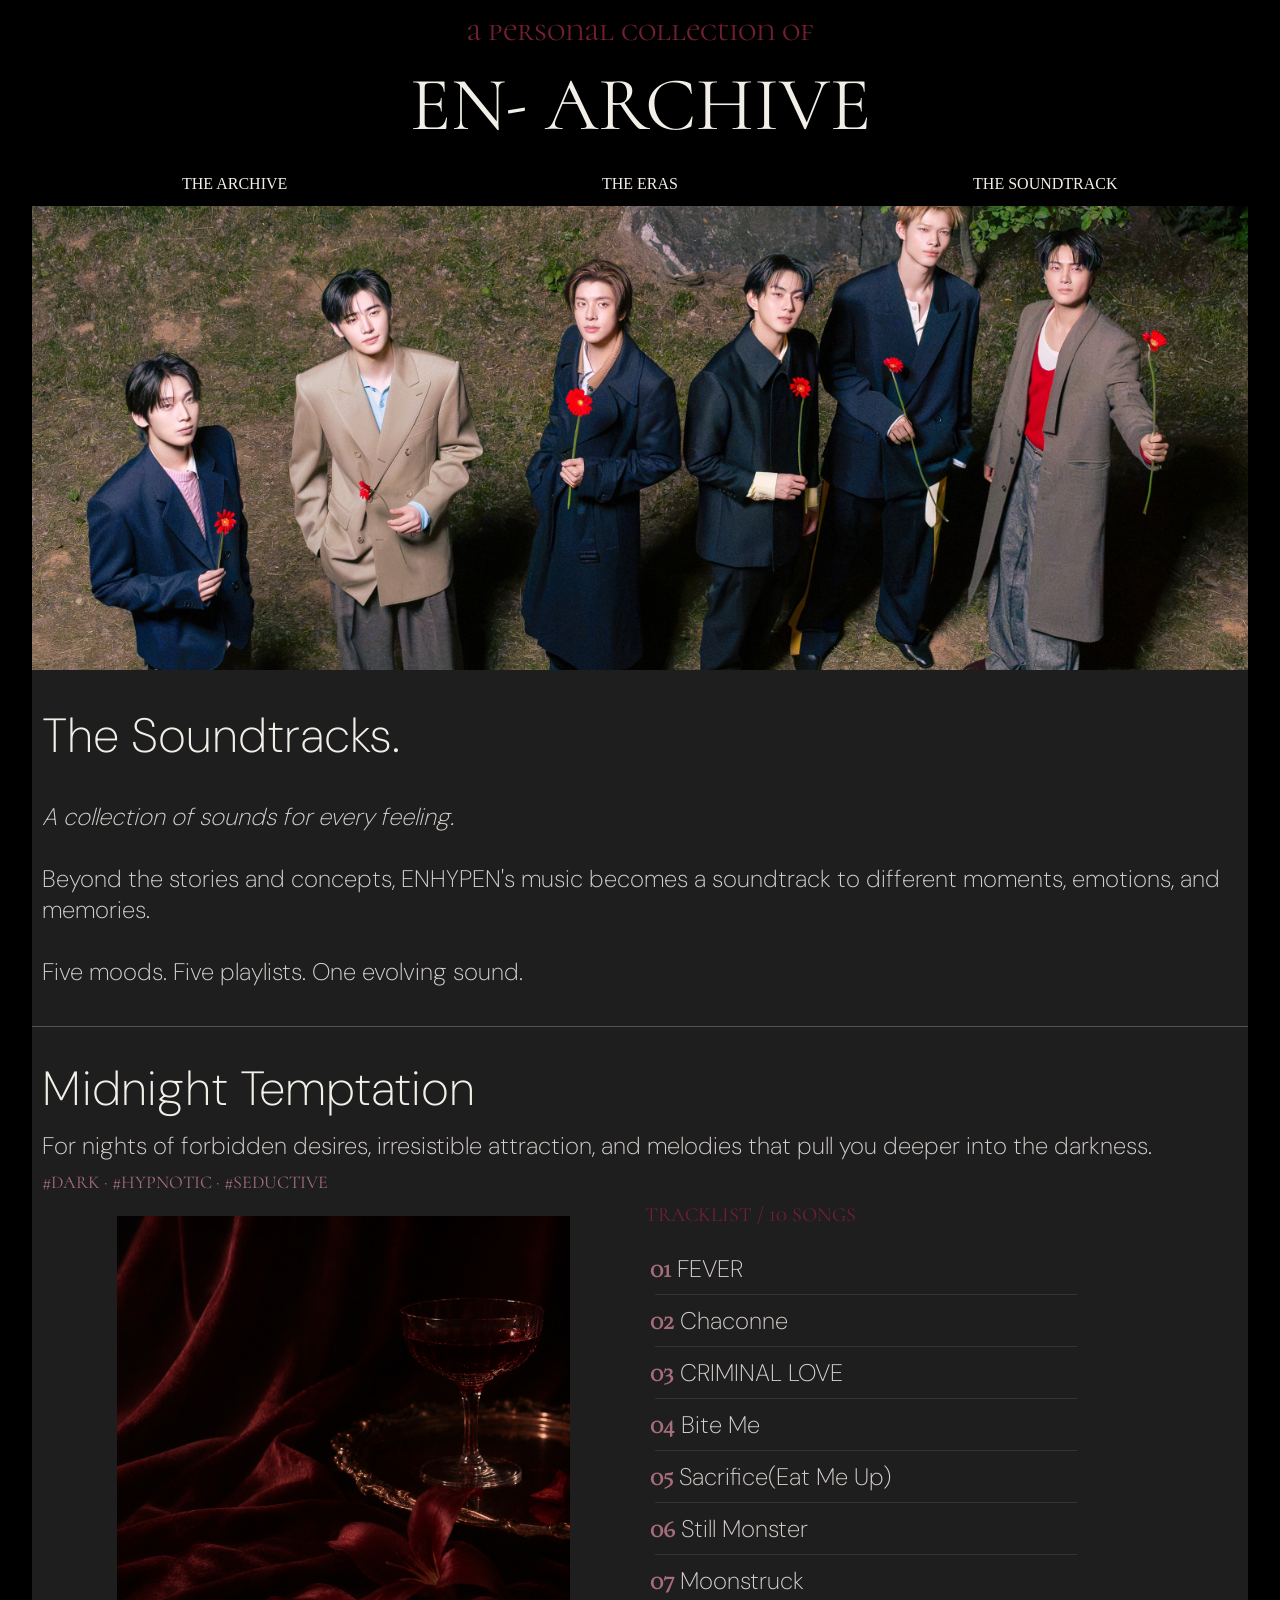
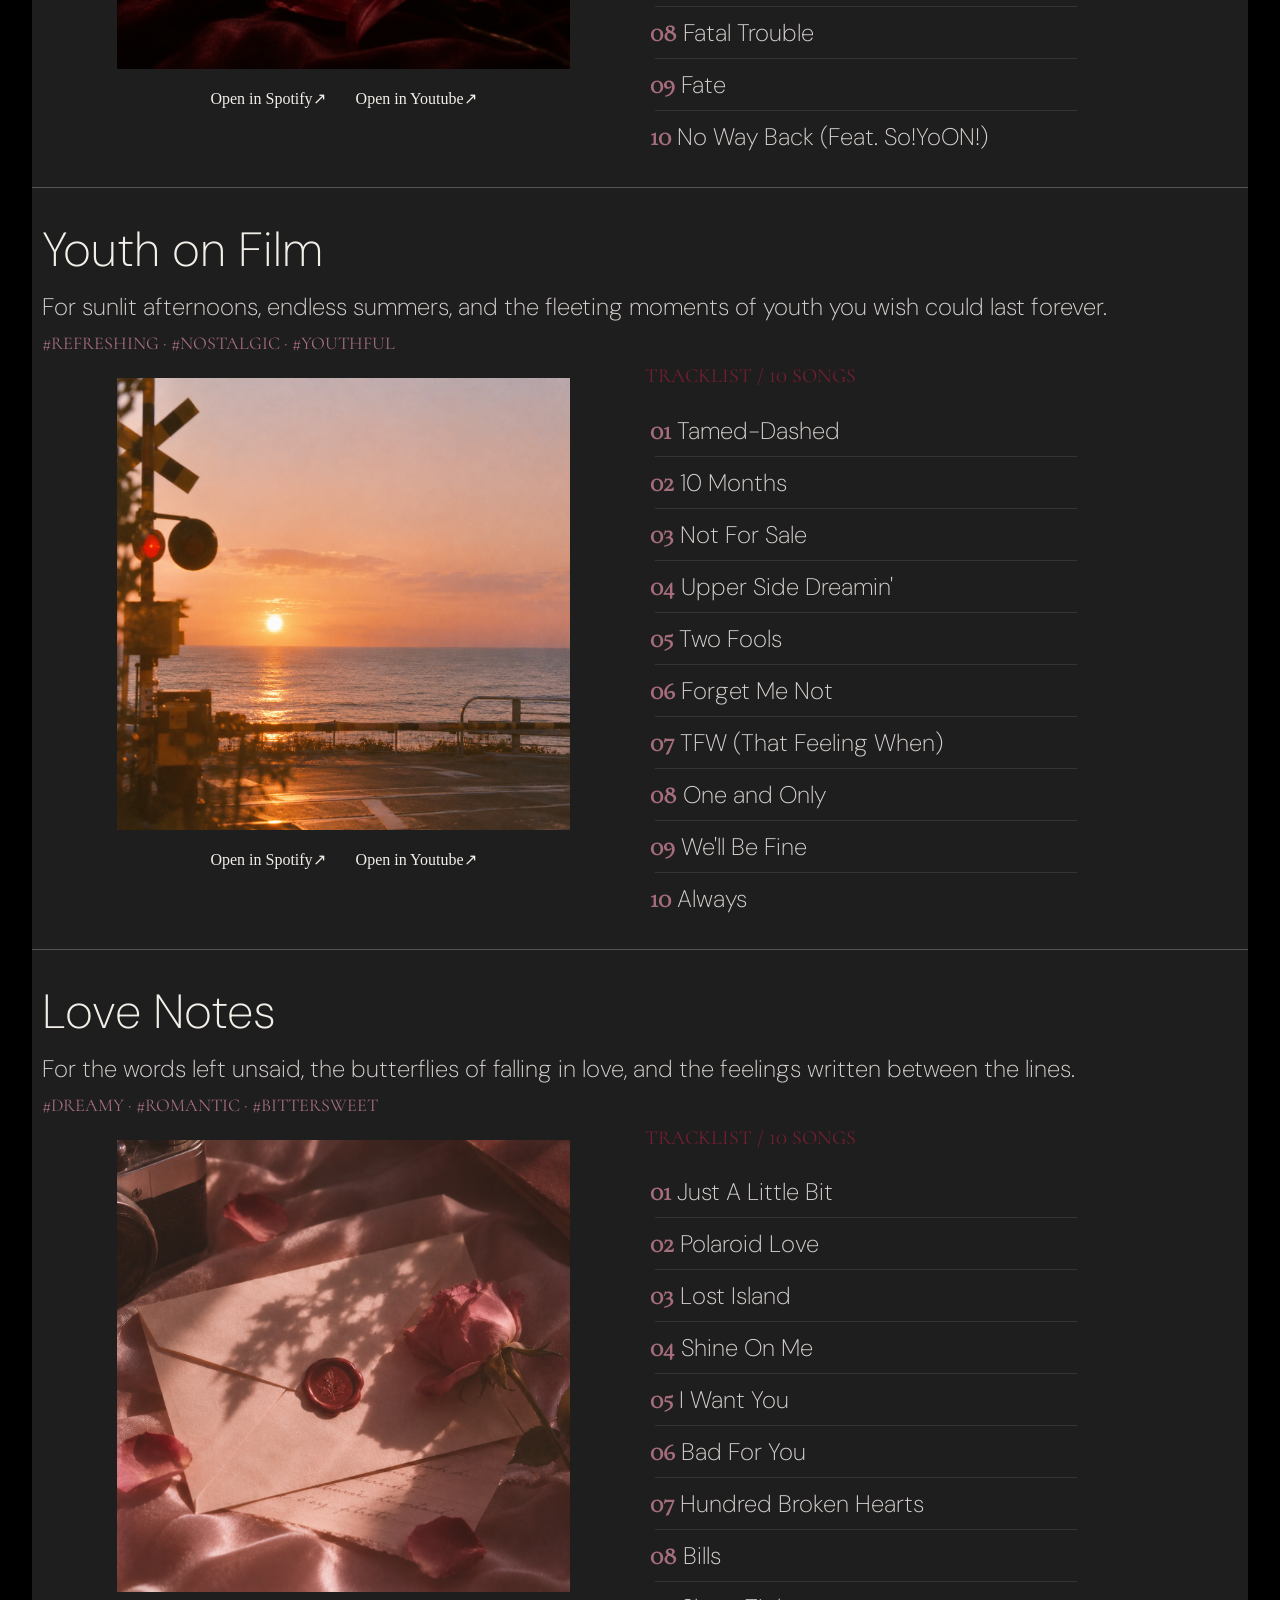
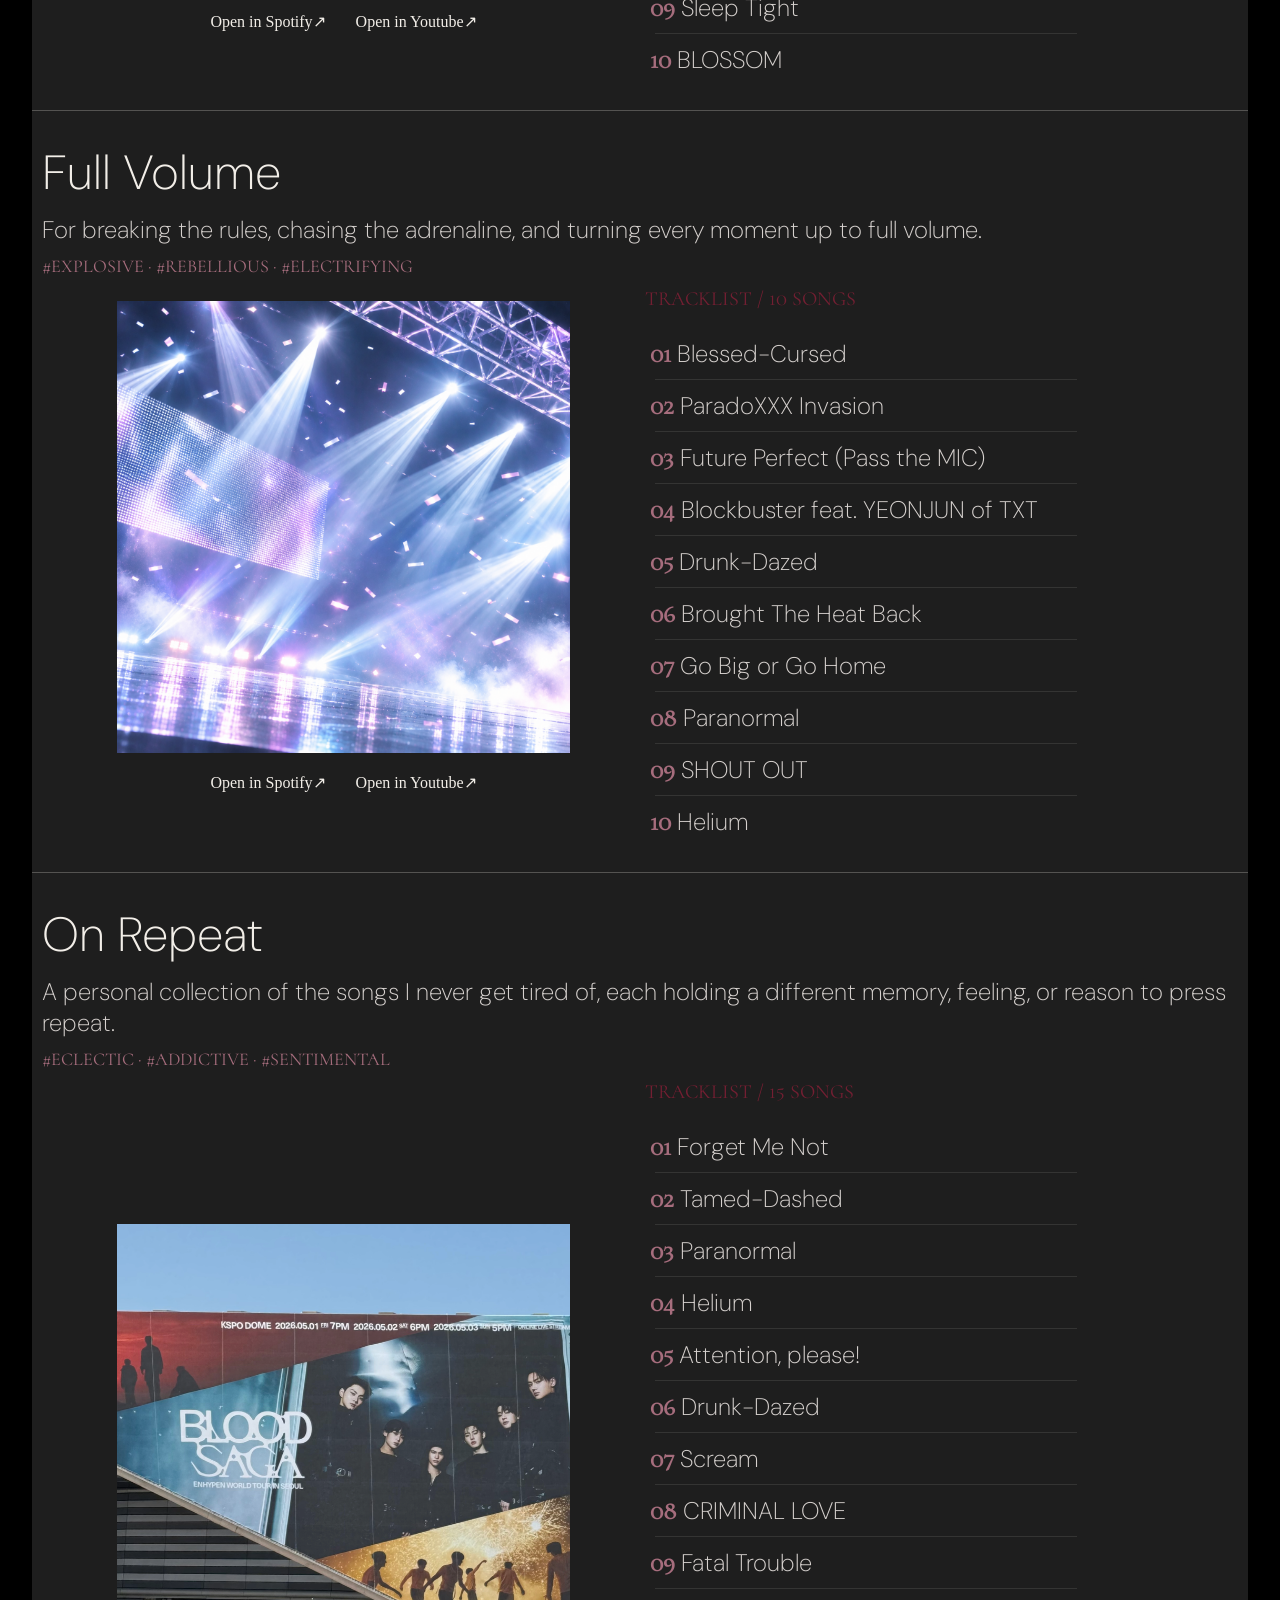
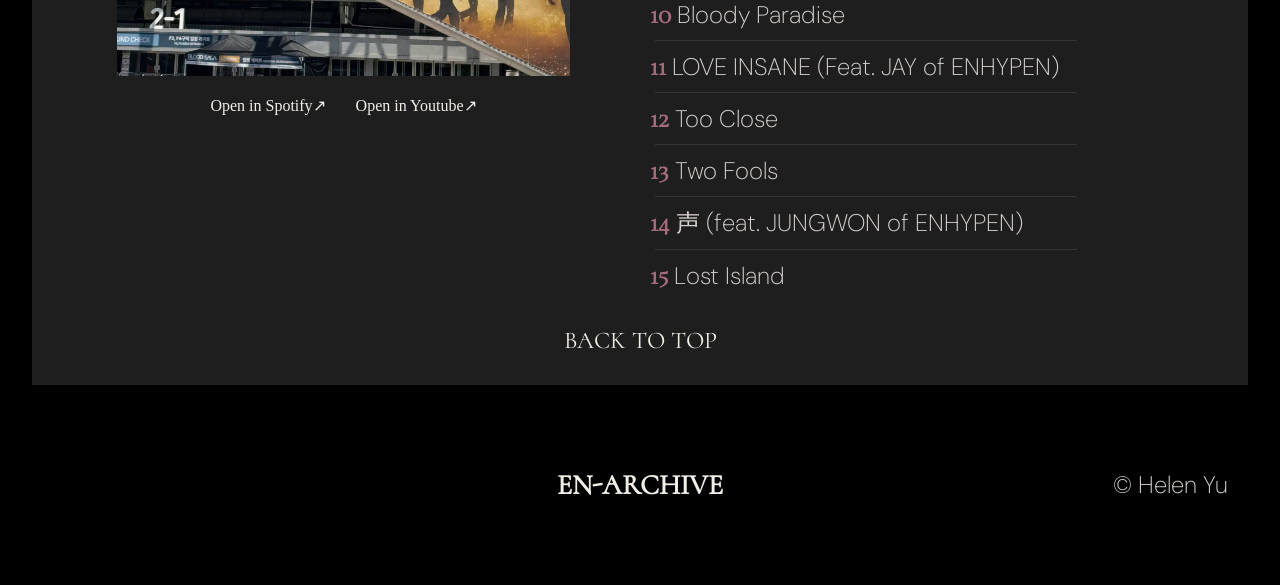
<file: soundtrack.html>
<!DOCTYPE html>
<html lang="en">
<head>
    <meta charset="UTF-8">
    <title>EN- ARCHIVE · THE SOUNDTRACK</title>
    <meta name="viewport" content="width=device-width, initial-scale=1.0">
    <!--existing-->
    <link rel="stylesheet" href="css/style.css">
    <link rel="stylesheet" href="css/soundtrack.css">
    
    <!--mobile-->
    <link rel="stylesheet" media="only screen and (max-width: 480px)" href="css/mobile.css"> 

    <!--tablet-->
    <link rel="stylesheet" media="only screen and (min-width: 481px) and (max-width: 960px)" href="css/tablet.css"> 

    <link rel="icon" type="image/png" href="images/favicon.png">
</head>
</head>
<body>

    <div class="main-grid-container">
        
        <header id="eras">
            <h2>a personal collection of</h2>
            <h1>EN- ARCHIVE</h1>
            
        </header>
        
    <div class="soundtrack">
        <nav class="nav">
            <ul>
                <li><a href="index.html">THE ARCHIVE</a></li>
                <li><a href="eras.html">THE ERAS</a></li>
                <li><a href="soundtrack.html">THE SOUNDTRACK</a></li>
            </ul>
        </nav>

        <!--head image-->
        <section class="head-img">
            <a href="https://www.youtube.com/watch?v=9uDVag6HP8g" target="_blank"><img src="images/soundtrack/flower.png" width="100%"></a>
        </section>

        <!--INTRO-->
        <section class="soundtrack_intro">

            <h1>The Soundtracks.</h1>
            <p><i> A collection of sounds for every feeling.</i>
                <br><br>
                Beyond the stories and concepts, ENHYPEN's music becomes a soundtrack to different moments, emotions, and memories.
                <br><br>
                Five moods. Five playlists. One evolving sound.
            </p>
            
        </section>

        <!-- playlist 1 -->
        <section class="playlist1">

            <hr>
            <h1 class="playlist_heading">Midnight Temptation</h1>

            <div class="playlist_title">
                <span class="description">For nights of forbidden desires, irresistible attraction, and melodies that pull you deeper into the darkness.</span>
                <span class="hashtag">#DARK · #HYPNOTIC · #SEDUCTIVE</span>
            </div>

            <div class="playlist_tracks">

                <div class="cover">
                    <a class="playlist_cover" href="https://www.youtube.com/watch?v=Pcz4Cz3k6RU" target="_blank"><img src="images/soundtrack/midnight_temptation.png" width="50%"></a>

                    <div class="playlist_links">
                        <a href="https://open.spotify.com/playlist/1v04DwDvIv5j9sh94h34ZV?si=1c59ba30927349e0" target="_blank">Open in Spotify↗</a>
                        <a href="https://youtube.com/playlist?list=PLBMIrwYBRx1A&si=ACGNgyBpA8QBSOMY" target="_blank">Open in Youtube↗</a>
                    </div>
                </div>

                <div class="tracks">
                    <h4>TRACKLIST / 10 SONGS</h4>
                    <p><b>01</b> FEVER</p>
                    <hr>
                    <p><b>02</b> Chaconne</p>
                    <hr>
                    <p><b>03</b> CRIMINAL LOVE</p>
                    <hr>
                    <p><b>04</b> Bite Me</p>
                    <hr>
                    <p><b>05</b> Sacrifice(Eat Me Up)</p>
                    <hr>
                    <p><b>06</b> Still Monster</p>
                    <hr>
                    <p><b>07</b> Moonstruck</p>
                    <hr>
                    <p><b>08</b> Fatal Trouble</p>
                    <hr>
                    <p><b>09</b> Fate</p>
                    <hr>
                    <p><b>10</b> No Way Back (Feat. So!YoON!)</p>

                </div>
            </div>
        </section>

        <!-- playlist 2 -->
        <section class="playlist2">

            <hr>
            <h1 class="playlist_heading">Youth on Film</h1>

            <div class="playlist_title">
                <span class="description">For sunlit afternoons, endless summers, and the fleeting moments of youth you wish could last forever.</span>
                <span class="hashtag">#REFRESHING · #NOSTALGIC · #YOUTHFUL</span>
            </div>

            <div class="playlist_tracks">

                <div class="cover">
                    <a class="playlist_cover" href="https://www.youtube.com/watch?v=Byy95O6qwSk" target="_blank"><img src="images/soundtrack/youth_on_film.png" width="50%"></a>

                    <div class="playlist_links">
                        <a href="https://open.spotify.com/playlist/0jiXfehGNplsVobDRVQ7rx?si=251f9593499e4ebf" target="_blank">Open in Spotify↗</a>
                        <a href="https://youtube.com/playlist?list=PLQfrH47WKTFw&si=AE0I6QsevxooLPtR" target="_blank">Open in Youtube↗</a>
                    </div>
                </div>

                <div class="tracks">
                    <h4>TRACKLIST / 10 SONGS</h4>
                    <p><b>01</b> Tamed-Dashed</p>
                    <hr>
                    <p><b>02</b> 10 Months</p>
                    <hr>
                    <p><b>03</b> Not For Sale</p>
                    <hr>
                    <p><b>04</b> Upper Side Dreamin'</p>
                    <hr>
                    <p><b>05</b> Two Fools</p>
                    <hr>
                    <p><b>06</b> Forget Me Not</p>
                    <hr>
                    <p><b>07</b> TFW (That Feeling When)</p>
                    <hr>
                    <p><b>08</b> One and Only</p>
                    <hr>
                    <p><b>09</b> We'll Be Fine</p>
                    <hr>
                    <p><b>10</b> Always</p>

                </div>

            </div>

        </section>

         <!-- playlist 3 -->
        <section class="playlist3">

            <hr>
            <h1 class="playlist_heading">Love Notes</h1>

            <div class="playlist_title">
                <span class="description">For the words left unsaid, the butterflies of falling in love, and the feelings written between the lines.</span>
                <span class="hashtag">#DREAMY · #ROMANTIC · #BITTERSWEET</span>
            </div>

            <div class="playlist_tracks">

                <div class="cover">
                    <a class="playlist_cover" href="https://www.youtube.com/watch?v=fkkH5UMs0aY" target="_blank"><img src="images/soundtrack/love_notes.png" width="50%"></a>

                    <div class="playlist_links">
                        <a href="https://open.spotify.com/playlist/5z73WH0J9vXNe6dT15xJua?si=d7585cf71f694c39" target="_blank">Open in Spotify↗</a>
                        <a href="https://youtube.com/playlist?list=PLQGIHTvjNGBw&si=-obGg3oNcvYd8ejl" target="_blank">Open in Youtube↗</a>
                    </div>
                </div>

                <div class="tracks">
                    <h4>TRACKLIST / 10 SONGS</h4>
                    <p><b>01</b> Just A Little Bit</p>
                    <hr>
                    <p><b>02</b> Polaroid Love</p>
                    <hr>
                    <p><b>03</b> Lost Island</p>
                    <hr>
                    <p><b>04</b> Shine On Me</p>
                    <hr>
                    <p><b>05</b> I Want You</p>
                    <hr>
                    <p><b>06</b> Bad For You</p>
                    <hr>
                    <p><b>07</b> Hundred Broken Hearts</p>
                    <hr>
                    <p><b>08</b> Bills</p>
                    <hr>
                    <p><b>09</b> Sleep Tight</p>
                    <hr>
                    <p><b>10</b> BLOSSOM</p>

                </div>

            </div>

        </section>

         <!-- playlist 4 -->
        <section class="playlist4">

            <hr>
            <h1 class="playlist_heading">Full Volume</h1>

            <div class="playlist_title">
                <span class="description">For breaking the rules, chasing the adrenaline, and turning every moment up to full volume.</span>
                <span class="hashtag">#EXPLOSIVE · #REBELLIOUS · #ELECTRIFYING</span>
            </div>

            <div class="playlist_tracks">

                <div class="cover">
                    <a class="playlist_cover" href="https://www.youtube.com/watch?v=obvmb984QK0" target="_blank"><img src="images/soundtrack/full_volume.png" width="50%"></a>

                    <div class="playlist_links">
                        <a href="https://open.spotify.com/playlist/6blAmYhQKv7uYCjwgWqvAw?si=9600452562cf483d" target="_blank">Open in Spotify↗</a>
                        <a href="https://youtube.com/playlist?list=PLEY4x8_L4WoU&si=s_HfvRfn8gaQgNdN" target="_blank">Open in Youtube↗</a>
                    </div>
                </div>

                <div class="tracks">
                    <h4>TRACKLIST / 10 SONGS</h4>
                    <p><b>01</b> Blessed-Cursed</p>
                    <hr>
                    <p><b>02</b> ParadoXXX Invasion</p>
                    <hr>
                    <p><b>03</b> Future Perfect (Pass the MIC)</p>
                    <hr>
                    <p><b>04</b> Blockbuster feat. YEONJUN of TXT</p>
                    <hr>
                    <p><b>05</b> Drunk-Dazed</p>
                    <hr>
                    <p><b>06</b> Brought The Heat Back</p>
                    <hr>
                    <p><b>07</b> Go Big or Go Home</p>
                    <hr>
                    <p><b>08</b> Paranormal</p>
                    <hr>
                    <p><b>09</b> SHOUT OUT</p>
                    <hr>
                    <p><b>10</b> Helium</p>

                </div>

            </div>

        </section>

         <!-- playlist 5 -->
        <section class="playlist5">

            <hr>
            <h1 class="playlist_heading">On Repeat</h1>

            <div class="playlist_title">
                <span class="description">A personal collection of the songs I never get tired of, each holding a different memory, feeling, or reason to press repeat.</span>
                <span class="hashtag">#ECLECTIC · #ADDICTIVE · #SENTIMENTAL</span>
            </div>

            <div class="playlist_tracks">

                <div class="cover">
                    <a class="playlist_cover" href="https://www.youtube.com/watch?v=C2z6oLwrkQw" target="_blank"><img src="images/soundtrack/on_repeat.png" width="50%"></a>

                    <div class="playlist_links">
                        <a href="https://open.spotify.com/playlist/1QqLK0SGV0w0z3KTnuqr9k?si=8b96b0117f464e95" target="_blank">Open in Spotify↗</a>
                        <a href="https://youtube.com/playlist?list=PLFXbNyRffFbM&si=QBiKe4nbOcNnnIid" target="_blank">Open in Youtube↗</a>
                    </div>
                </div>

                <div class="tracks">
                    <h4>TRACKLIST / 15 SONGS</h4>
                    <p><b>01</b> Forget Me Not</p>
                    <hr>
                    <p><b>02</b> Tamed-Dashed</p>
                    <hr>
                    <p><b>03</b> Paranormal</p>
                    <hr>
                    <p><b>04</b> Helium</p>
                    <hr>
                    <p><b>05</b> Attention, please!</p>
                    <hr>
                    <p><b>06</b> Drunk-Dazed</p>
                    <hr>
                    <p><b>07</b> Scream</p>
                    <hr>
                    <p><b>08</b> CRIMINAL LOVE</p>
                    <hr>
                    <p><b>09</b> Fatal Trouble</p>
                    <hr>
                    <p><b>10</b> Bloody Paradise</p>
                    <hr>
                    <p><b>11</b> LOVE INSANE (Feat. JAY of ENHYPEN)</p>
                    <hr>
                    <p><b>12</b> Too Close</p>
                    <hr>
                    <p><b>13</b> Two Fools</p>
                    <hr>
                    <p><b>14</b> 声 (feat. JUNGWON of ENHYPEN)</p>
                    <hr>
                    <p><b>15</b> Lost Island</p>

                </div>

            </div>

        </section>

        </section>
            <a class="back" href="#top">BACK TO TOP</a>
        </section>

        <footer>
            <h3>EN-ARCHIVE</h3>
            <p>© Helen Yu</p>
        </footer>
    
    </div>
    </div>

</body>
</html>
</file>
<file: css/flexbox.css>
/*nav*/
.nav{
    margin: 0;
    padding: 0;
}
.nav ul{
    display:flex;
    flex-direction: row;
    list-style: none;
    padding: 0;
    margin: 0;
    height: 45px;
}

.nav ul li{
    flex: 1;
}

.nav a{
    display: flex;
    justify-content: center;
    align-items: center;
    width: 100%;
    height: 100%;

    text-decoration: none;
    color: #F2EEE8;
    background-color: #000000;
}
.nav a:link{
    /*default*/
    color: #F2EEE8;
    background-color: #000000;
    text-decoration: none;
}

.nav a:visited{
    /*after visit link*/
    color: #F2EEE8;
    background-color: #000000;
}

.nav a:focus{
    /*when tabs it*/
    color: #731F32;
    background-color: #111012;
}

.nav a:hover{
    /*when mouse is over link*/
    color: #A66D7D;
    background-color: #000000;
}

.nav a:active{
    /*while clicking*/
    color: #731F32;
    background-color: #000000;
}


/*001*/
.achieve{
    display: flex;
    flex-direction: column;
    min-width: 0;
    h3, p, a{
        margin: 0;
    }
    padding-bottom: 30px;
    a{
        display: block;
        width: 100%;
        img{
            display: block;
            width: 100%;
            height: auto;
            aspect-ratio: 1.5;
            object-fit: cover;
        }
    }
}

/*002*/

/*outer flexbox*/
.two-grid-container{
    display: flex;
    flex-direction: column;
}
/*inner flexbox*/
.identity-row{
    display: flex;
    flex-direction: row;
}

.identity-rowreverse{
    display: flex;
    flex-direction: row-reverse;
}

.identity-visual{
    flex: 0 0 auto;
    min-width: 0;
}

.identity-visual h4{
    margin-top: 0;
    margin-bottom: 15px;
}

.identity-text{
    flex: 3;
    min-width: 0;
    align-self: flex-start;
    transform: translateY(80px);
    padding-left: 10px;
    padding-right: 10px;
}
.identity-row, .identity-rowreverse{
    display: flex;
    align-items: flex-start;
}
.identity-row{
    flex-direction: row;
}
.identity-rowreverse{
    flex-direction: row-reverse;
}
/*overlap*/
.two-identity > div + div {
    margin-top: -60px;
}
@media (min-width: 981px) and (max-width: 996px) {
    .two-identity > div + div {
        margin-top: -10px;
    }
    .two-identity{
        padding-bottom: 40px;
    }
}

/*003*/

/*outer flexbox*/
.three-timelines{
    display: flex;
    flex-direction: column;
}

/*inner flexbox*/
.timeline-row{
    display: flex;
    flex-direction: row;
}
.timeline-row a{
    flex-grow: 1;
}
.timeline-row p{
    flex-grow: 4;
    transform: translateY(20px);
}
.timeline-heading h4{
    margin-top: 0;
    margin-bottom: 15px;
    margin-left: 10px;
    margin-right: 10px;
}

/*005*/
.five-id-photos{
    display: flex;
    flex-direction: row;
    align-items: flex-start;
    width: 100%;
}

.id-photo {
        flex: 1 1 0;
        min-width: 0;
    }
.id-photo img {
        display: block;
        width: 100%;
        height: 100%;
        object-fit: cover;
}


.five-icons{
    display: flex;
    flex-direction: row;
    flex-wrap: wrap;
}
.five-icons img{
    filter: brightness(0) invert(1);
    border: none;
}

.social-icons{
    
    display: flex;
    flex-direction: row;
    width: 50%;
    box-sizing: border-box;
}

.icon-text{
    display: flex;
    flex: 6;
    flex-direction: column;
    h5{
        margin: 0;
        letter-spacing: 5px;
    }
    h6{
        margin: 0 0 15px 0;
        letter-spacing: 2px;
    }
}
.social-icons a{
    display: flex;
    flex: 1;
    margin-bottom: 15px;
}

/*footer*/

footer{
    display: flex;
    justify-content: center;
    align-items: center;
    position: relative;
    height: 200px;
    p{
        position: absolute;
        right: 20px;
        margin: 0;
    }
    h3{
        margin: 0;
    }
}
</file>
<file: css/grid.css>
.main-grid-container{
            /*initial scale*/
            min-height: 100vh;

            /*start the grid*/
            display:grid;

            grid-template-rows: auto auto auto auto auto auto auto auto auto auto auto;
            grid-template-columns: 1fr 1fr 1fr;
            
            h1{
                grid-column: 1/-1;
                margin: 0;
                margin-bottom: 10px;
                margin-left: 10px;
                margin-right: 10px;
            }
            h2{
                margin: 0;
                margin-top: 10px;
                margin-bottom: 10px;
                margin-left: 10px;
                margin-right: 10px;
            }

}

header, nav, .head-img, .zero-grid-container, .one-grid-container, .one-achievement, .two-grid-container, .three-grid-container, .four-grid-container, .five-grid-container, footer{
            grid-column: 1/-1;
}



.zero-grid-container{
    display: grid;
    grid-template-columns: 1.2fr 1fr;
    grid-template-rows: auto auto auto auto auto;
    h3{
        grid-column: 1/-1;
        grid-row: 1;
        margin: 0;
        margin-top: 30px;
        margin-bottom: 10px;
        margin-left: 10px;
        margin-right: 10px;
    }
    h1{
        grid-row: 2;
    }
    .zero-p{
        grid-column: 1;
        grid-row: 3;
        margin: 0;
        margin-left: 10px;
        margin-right: 10px;
    }
    
    a{
        grid-column: 2;
        grid-row: 2/4;
        position: relative;
        top: 30px;
        margin-left: 10px;
        margin-right: 10px;
    }
    h2{
        grid-row:4;
        grid-column: 1/-1;
    }
    p:last-of-type{
        grid-column: 1/-1;
        grid-row: 5;
        margin: 0;
        margin-bottom: 30px;
        margin-left: 10px;
        margin-right: 10px;
    }
    
}

.one-grid-container{
    display: grid;
    grid-template-columns: 1fr 2fr;
    grid-template-rows: auto auto auto auto auto auto auto auto auto;
    a:first-of-type{
        grid-row: 1;
        grid-column: 1/-1;
        margin: 0;
    }
    .image-title{
        grid-row: 1;
        grid-column: 1/-1;
        z-index: 1;
        align-self: start;
        margin: 10px 0 0 20px;
    }
    h1{
        grid-row: 2;
        margin-top: 30px;
    }
    p:first-of-type{
        grid-column: 1/-1;
        grid-row: 3;
        margin: 0;
        margin-left: 10px;
        margin-right: 10px;
    }
    h2:first-of-type{
        grid-column: 1/-1;
        grid-row: 4;
    }
    a:nth-of-type(2){
        grid-column: 1;
        grid-row: 5/7;
        margin-left: 10px;
        margin-right: 10px;
    }
    .one-p{
        grid-column: 2;
        grid-row: 5;
        margin-top: 20px;
        margin-bottom: 20px;
        margin-left: 10px;
        margin-right: 10px;
    }
    a:last-of-type{
        grid-column: 2;
        grid-row: 6;
        margin: 0;
        margin-left: 10px;
        margin-right: 10px;
    }
    h2:last-of-type{
        grid-column: 1/-1;
        grid-row: 8
    }
    p:last-of-type{
        grid-column: 1/-1;
        grid-row: 9;
        margin: 0;
        margin-bottom: 30px;
        margin-left: 10px;
        margin-right: 10px;
    }
}

.one-achievement{
    display: grid;
    grid-template-columns: minmax(0, 1fr) minmax(0, 1fr) minmax(0, 1fr);
    padding-left: 10px;
    padding-right: 10px;
    column-gap: 10px
}

.two-grid-container{
    display: grid;
    grid-template-columns: 1fr;
    grid-template-rows: auto auto auto auto auto;
    a:first-of-type{
        grid-row: 1;
        grid-column: 1/-1;
        margin: 0;
    }
    .image-title{
        grid-row: 1;
        grid-column: 1/-1;
        z-index: 1;
        align-self: start;
        margin: 20px 0 0 20px;
    }
    h1{
        grid-row: 2;
        margin-top: 30px;
    }
    p:first-of-type{
        grid-column: 1/-1;
        grid-row: 3;
        margin: 0;
        margin-left: 10px;
        margin-right: 10px;
    }
    .two-identity{
        grid-row: 4;
        display: flex;
        flex-direction: column;
        margin-left: 10px;
        margin-right: 10px;
        margin-bottom: 30px;
    }
}

.three-grid-container{
    display: grid;
    grid-template-columns: 1fr;
    grid-template-rows: auto auto auto auto auto;
    a:first-of-type{
        grid-row: 1;
        grid-column: 1/-1;
        margin: 0;
    }
    .image-title{
        grid-row: 1;
        grid-column: 1/-1;
        z-index: 1;
        align-self: end;
        margin: 0 0 20px 10px;
    }
    h1{
        grid-row: 2;
        margin-top: 30px;
    }
    p:first-of-type{
        grid-column: 1/-1;
        grid-row: 3;
        margin: 0;
        margin-left: 10px;
        margin-right: 10px;
    }
    .three-timelines{
        margin-left: 10px;
        margin-right: 10px;
        margin-bottom: 30px;
    }
}

.four-grid-container{
    display: grid;
    grid-template-columns: 1fr;
    grid-template-rows: auto auto auto auto;
    a{
        grid-row: 1;
        grid-column: 1/-1;
        margin: 0;
    }
    .image-title{
        grid-row: 1;
        grid-column: 1/-1;
        z-index: 1;
        align-self: end;
        margin: 0 0 10px 10px;
    }
    h1{
        grid-row: 2;
        margin-top: 30px;
    }
    p{
        grid-column: 1/-1;
        grid-row: 3;
        margin: 0;
        margin-left: 10px;
        margin-right: 10px;
        margin-bottom: 30px;
    }
}

.five-grid-container{
    display: grid;
    margin:0;
    grid-template-columns: 1fr;
    grid-template-rows: auto auto auto auto auto 100px;
    
    .five-id-photos{
        grid-row: 1;
        grid-column: 1/-1;
        margin: 0;
    }
    .image-title{
        grid-row: 1;
        grid-column: 1/-1;
        z-index: 1;
        align-self: end;
        margin: 0 0 10px 10px;
    }
    h1{
        grid-row: 2;
        margin-top: 30px;
    }
    p{
        grid-column: 1/-1;
        grid-row: 3;
        margin: 0;
        margin-left: 10px;
        margin-right: 10px;
        margin-bottom: 30px;
    }
    .five-icons{
        grid-row: 4;
        margin-left: 10px;
        margin-right: 10px;
    }
    .back{
        grid-row: 5;
        justify-self: center;
        align-self: center;
        margin-top: 30px;
    }
}
</file>
<file: css/style.css>
/*general settings*/
body{
    margin: 0;
    padding: 0 2.5%;
}
html{
    background-color: #000000;
    scroll-behavior: smooth;
}
.main-grid-container{
    background-color: #1E1E1E;
}

/*font*/
@font-face {
    font-family: Cormorant_Unicase;
    src: url(../fonts/CormorantUnicase.ttf);
}
@font-face {
    font-family: DMSans;
    src: url(../fonts/DMSans.ttf);
}


/*header*/
header{
    background-color: #000000;
}
header h2{
    font-family: Cormorant_Unicase;
    font-size: 32px;
    font-weight: normal;
    color: #731F32;
    text-align: center;
    margin: 0;
    margin-top: 30px;
    margin-bottom: -15px;
}
header h1{
    font-family: Cormorant_Unicase;
    font-size: 76px;
    font-weight: normal;
    color: #F2EEE8;
    text-align: center;
    margin: 0;
}

/*000, 001, general*/
.zero-grid-container p, .one-grid-container p, .two-grid-container p, .three-grid-container p, .four-grid-container p, .five-grid-container p{
    font-family: DMSans;
    font-size: 24px;
    font-weight: normal;
    color: #D6D1CE;
    b{
        color: #731F32;
    }
}
.zero-grid-container h1, .one-grid-container h1, .two-grid-container h1, .three-grid-container h1, .four-grid-container h1, .five-grid-container h1{
    font-family: DMSans;
    font-size: 48px;
    font-weight: normal;
    color: #F2EEE8;
}
.zero-grid-container h2, .one-grid-container h2{
    font-family: DMSans;
    font-size: 40px;
    font-weight: normal;
    color: #F2EEE8;
}
.zero-grid-container h3, .one-grid-container, .two-grid-container h3, .three-grid-container h3, .four-grid-container h3, .five-grid-container h3{
    font-family: Cormorant_Unicase;
    font-size: 24px;
    font-weight: normal;
    color: #A66D7D;
}

/*001 achievements*/
.one-achievement .achieve h3{
    font-family: DMSans;
    font-size: 40px;
    font-weight: normal;
    color: #A66D7D;
}
.one-achievement .achieve p:first-of-type{
    font-family: DMSans;
    font-size: 32px;
    font-weight: normal;
    color: #F2EEE8;
    width: 100%;
    letter-spacing: 12px;
    text-align: justify;
    text-align-last: justify;
}
.one-achievement .achieve p:last-of-type{
    font-family: DMSans;
    font-size: 24px;
    font-weight: normal;
    color: #A9A3A5;
    letter-spacing: 1px;
}

/*002 003 flexbox title*/
.two-grid-container h4, .three-grid-container h4{
    font-family: DMSans;
    font-size: 40px;
    font-weight: normal;
    color: #F2EEE8;
}

/*005*/
.five-grid-container h5{
    font-family: DMSans;
    font-size: 32px;
    font-weight: normal;
    color: #F2EEE8;
}
.five-grid-container h6{
    font-family: DMSans;
    font-size: 20px;
    font-weight: normal;
    color: #A9A3A5;
}
.back{
    font-family: Cormorant_Unicase;
    font-size: 24px;
    font-weight: normal;
    color: #F2EEE8;
    text-decoration: none;
}
@media (hover: hover) and (pointer: fine) {
    .back:hover {
        color: #A66D7D;
        text-decoration: none;
    }
}


/*footer*/
footer{
    font-family: Cormorant_Unicase;
    font-size: 24px;
    font-weight: normal;
    color: #F2EEE8;
    background-color: #000000;
}
</file>
<file: css/mobile.css>
/* *{
    border: 1px solid red;
} */
/*header*/
header h2{
    font-size: 16px;
    letter-spacing: 5px;
}
header h1{
    font-size: 48px;
}

/*general font size*/
.zero-grid-container p, .one-grid-container p, .two-grid-container p, .three-grid-container p, .four-grid-container p, .five-grid-container p{
    font-family: DMSans;
    font-size: 12px;
    font-weight: normal;
    color: #D6D1CE;
    b{
        color: #731F32;
    }
}
.zero-grid-container h1, .one-grid-container h1, .two-grid-container h1, .three-grid-container h1, .four-grid-container h1, .five-grid-container h1{
    font-family: DMSans;
    font-size: 24px;
    font-weight: normal;
    color: #F2EEE8;
}
.zero-grid-container h2, .one-grid-container h2{
    font-family: DMSans;
    font-size: 20px;
    font-weight: normal;
    color: #F2EEE8;
}
.zero-grid-container h3, .one-grid-container, .two-grid-container h3, .three-grid-container h3, .four-grid-container h3, .five-grid-container h3{
    font-family: Cormorant_Unicase;
    font-size: 13px;
    font-weight: normal;
    color: #A66D7D;
}

/*nav*/
.nav ul{
    height: 40px;
}
.nav a{
    font-size: 11px;
    text-align: center;
}

/*000*/
.zero-grid-container .zero-p{
    display: contents;
}
.zero-grid-container a {
    grid-column: 1;
    grid-row: 3;
    position: static;
    margin: 0 10px;
}
.zero-grid-container  a img {
    width: 100%;
    height: auto;
}
.zero-grid-container .zero-p p:first-of-type {
    grid-column: 2;
    grid-row: 3;
    margin: 0 10px;
    margin-top: 25px;
}
.zero-grid-container .zero-p p:nth-of-type(2) {
    grid-column: 1 / -1;
    grid-row: 4;
    margin: 20px 10px;
}
.zero-grid-container h2{
    grid-row: 5;
}
.zero-grid-container p:last-of-type{
    grid-row: 6;
}

/*001*/
.one-grid-container{

    width: 100%;
    min-width: 0;
    grid-template-columns: minmax(0, 1fr) minmax(0, 2fr);
    .image-title{
        margin: 10px 0 0 10px;
    }
    a:nth-of-type(2) img{
        width: 100%;
        height: auto;
        grid-column: 1;
        grid-row: 5;
    }
    .one-p{
        display: contents
    }
    .one-p p:first-of-type{
        grid-column: 2;
        grid-row: 5;
        margin-top: 10px;
    }
    .one-p p:nth-of-type(2){
        grid-column: 1/-1;
        grid-row: 7;
        margin: 20px 10px;
    }
    .one-enlogo{
        transform: translate(-10px, -10px);
        justify-self: start;
        align-self: start;
    }
}
.one-grid-container a:first-of-type{
    picture, img{
        display: block;
        width: 100%;
        max-width: 100%;
        height: auto;
    }
}   

/*001 achievements*/
.one-achievement{
    display: grid;
    grid-template-columns: 1fr;
    height: auto;
    min-height: 0;
    margin-bottom: 30px;
    
    
    /*001achievement-fonts*/
    .achieve h3{
        font-size: 20px;
    }
    .achieve p:first-of-type{
        font-size: 16px;
    }
    .achieve p:last-of-type{
        font-size: 13px;
    }

    .achieve{
        display: grid;
        grid-template-columns: 1fr 1fr;
        grid-template-rows: min-content min-content min-content;
        align-content: center;
        padding-bottom: 0;

    }
    .achieve a{
        grid-column: 1;
        grid-row: 1/4;
        margin: 7px;
    }
    .achieve h3{
        grid-column:2 ;
        grid-row: 1;
        margin: 0;
        margin-left: 10px;
        align-self: end;
        text-align: right;
        line-height: 2;
        
    }
    .achieve p:first-of-type{
        grid-column: 2;
        grid-row: 2;
        margin-left: 10px;
        text-align: right;
        text-align-last: auto;
        letter-spacing: 3px;
        
        
    }
    .achieve p:last-of-type{
        grid-column: 2;
        grid-row: 3;
        text-align: right;
        margin-left: 10px;
    }

    .achieve:nth-child(2) a{
        grid-column: 2;
    }
    .achieve:nth-child(2) h3, .achieve:nth-child(2) p:first-of-type, .achieve:nth-child(2) p:last-of-type{
        grid-column: 1;
        text-align: left;
    }
    .achieve img {
    display: block;
    width: 100%;
    height: auto;
    }
}

/*002*/

.two-grid-container {
    width: 100%;
    min-width: 0;
    h3{
        transform: translateY(-15px);
    }
    h4{
        font-size: 20px;        
    }

    .two-identity {
        display: flex;
        flex-direction: column;
    }
    .two-identity .identity-visual{
        display: flex;
        flex-direction: column;
        a{
            order: 1;
            margin-top: 10px;
        }
        h4{ 
            order: 2;
            margin-top: 10px;
        }
    }
    .two-identity .identity-row,
    .two-identity .identity-rowreverse {
        display: flex;
        flex-direction: column;
        margin-top: 0;
    }
    .two-identity .identity-text {
        transform: none;
        padding: 0;
        width: 100%;
    }
    .two-identity .identity-visual  {
        width: 100%;
    }
    .two-identity .identity-visual img {
        display: block;
        width: 100%;
        height: auto;
    }
}

/*003*/
.three-grid-container{
    width: 100%;
    min-width: 0;
    h1{
        margin-top: 10px;
    }
    h4{
        font-size: 20px;
        margin-top: 15px;
    }
    .timeline-row a{
        flex: 0 0 40%;
        min-width: 0;
        margin: 10px;
    }
    .timeline-row img{
    display: block;
    width: 100%;
    height: auto;
    }
    .timeline-row p{
        min-width: 0;
        transform: none;
        
    }
}

/*004*/
.four-grid-container{
    h1{
        margin-top: 10px;
    }
}

/*005*/
.five-grid-container {
    width: 100%;
    min-width: 0;
    grid-template-rows: auto auto auto auto auto;
    h1{
        margin-top: 10px;
    }
    h5{
        font-size: 16px;
    }
    h6{
        font-size: 12px;
    }
    /*icons to rows*/
    .five-icons{
        display: grid;
        grid-template-columns: 1fr;
        margin: 20px;
        row-gap: 15px;
    }
    .image-title{
        margin: 0 0 2px 10px;
    }
    .social-icons{
        display: flex;
        flex-direction: row;
        align-items: center;
        justify-content: space-between;
        width: 100%;
    }
    .icon-text{
        flex: 1;
    }
    .social-icons:nth-child(even) .icon-text{
        text-align: right;
        margin-top: 10px;
    }
    .social-icons a {
    flex: 0 0 30px;
    margin-bottom: 0;
    margin: 0 15px 0 0;
    }
    .social-icons:nth-child(even) a{
        margin: 0 0 0 15;
    }
    .social-icons:nth-child(even){
    flex-direction: row-reverse;
    }

    .back{
        margin-bottom: 30px;
    }
    .back:visited{
        color: #F2EEE8;
        text-decoration: none;
    }

}

footer{
    h3{
        font-size: 20px;
    }
    p{
        font-size: 12px;
    }
    height: 100px;
}

/*eras settings*/

/*fonts*/
.eras{
    p{
        font-family: DMSans;
        font-size: 12px;
        font-weight: normal;
        color: #D6D1CE;
        b{
            color: #731F32;
        }
    }
    h1{
        font-family: DMSans;
        font-size: 24px;
        font-weight: normal;
        color: #F2EEE8;
    }
    h2{
        font-family: DMSans;
        font-size: 20px;
        font-weight: normal;
        color: #F2EEE8;
    }
    h3{
        font-family: Cormorant_Unicase;
        font-size: 13px;
        font-weight: normal;
        color: #A66D7D;
    }
    .stage p{
        font-size: 8px;
    }
    .lbl{
        font-family: Cormorant_Unicase;
        font-size: 8px;
        font-weight: normal;
        color: #A66D7D;
    }
    .date{
        font-family: Cormorant_Unicase;
        font-size: 8px;
        font-weight: normal;
        color: #A9A3A5;
    }
    footer{
        h3{
            color: #F2EEE8;
            font-size: 20px;
        }
    }
}

.eras_intro{
        h1{
            margin-bottom: 0;
            margin-top: 15px;
        }
}

.eras_album {
        grid-template-columns: 1fr;
        margin-left: 10px;
        margin-right: 10px;
        img{
            display: block;
        }
        a{
            justify-self: center;
            width:70%;
        }
}
.eras_mv {
    margin-left: 10px;
    margin-right: 10px;
    grid-template-columns: 1fr;
    a{
        justify-self: center;
    }
    img{
        display: block;
        width: 70%;
        height: auto;
        margin-left: auto;
        margin-right: auto;
    }
}
.eras_stage{
    flex-direction: column;
    .stage{
        display: flex;
        flex-direction: column;
        align-items: center;
        

    }
    iframe{
        width: 70%;
    }
    a{
        width: 70%;
    }
}
.eras{
    .back{
        margin-left: auto;
        margin-right: auto;
        text-align: center;
    }
    .back:hover{
        color: #F2EEE8;
    }
    .back:active{
        color:#731F32;
    }
}

/*soundtrack settings*/

.soundtrack{
    h1{
        font-family: DMSans;
        font-size: 24px;
        font-weight: normal;
        color: #F2EEE8;
    }
    h2{
        font-family: DMSans;
        font-size: 20px;
        font-weight: normal;
        color: #F2EEE8; 
    }
    h4{
        font-family: Cormorant_Unicase;
        font-size: 10px;
        font-weight: normal;
        color: #731F32;
        margin-top: 10px;
    }
    p{
        font-family: DMSans;
        font-size: 12px;
        font-weight: normal;
        color: #D6D1CE;
        b{
            color: #731F32;
            font-family: Cormorant_Unicase;
        }
    }
    .playlist_heading{
        font-family: DMSans;
        font-size: 24px;
        font-weight: normal;
        color: #F2EEE8;
    }
    .description{
        font-family: DMSans;
        font-size: 12px;
        font-weight: normal;
        color: #D6D1CE;
        b{
            color: #731F32;
        }
    }
    .hashtag{
        font-family: Cormorant_Unicase;
        font-size: 10px;
        font-weight: normal;
        color: #A66D7D;
        margin-top: 10px;
    }
    .cover a{
        font-size: 10px
    }
    .tracks b{
        color: #A66D7D;
    }



    /*intro*/
    .soundtrack_intro{
        display: grid;
        grid-column: 1/-1;
        h1{
            margin-top: 30px;
            margin-left: 10px;
        }
        p{
            margin-left: 10px;
        }
    }

    .playlist_tracks{
        grid-template-columns: 1fr;
        margin-right: 10px;
        margin-top: 10px;
        gap: 0;

        .playlist_cover{
            display: block;
            width: 80%;
            margin: 0 auto;
            img{
                display: block;
                width: 100%;
                margin: 0;
                height: auto;
            }
        }
        h4{
            margin-bottom: 5px;
            margin-top: 0;
        }
        p{
            margin: 0px;
        }
        hr{
            margin: 5px;
        }
        .playlist_links{
            gap: 5px;
            height: auto;
            margin-bottom: 10px;
            margin-top: 10px;
            a:focus{
                color: #731F32;
            }
        }
        .tracks{
            position: relative;
            width: 80%;
            margin: 0 auto;

        }
    }
    .back:hover, .playlist_links a:hover {
        color: #F2EEE8;
    }

    .back:active, .playlist_links a:active {
        color: #731F32;
    }
}
/* *{
    border: 1px solid red;
} */
</file>
<file: css/tablet.css>
/*000*/
/* *{
    border: 1px red solid;
} */

.zero-grid-container{
    grid-template-columns: 1fr;
    grid-template-rows: auto auto auto auto auto auto;
    a{
        grid-column: 1;
        grid-row: 3;
        justify-self: center;
        margin-bottom: 30px;
        img{
            max-width: 90%;
            height: auto;
            display: block;
            margin: 0 auto;
        }
    }
    .zero-p{
        grid-row: 4
    }
    h2{
        grid-row: 5;
    }
    p:last-of-type{
        grid-row: 6;
    }
}

/*001*/
.one-grid-container{

    width: 100%;
    min-width: 0;
    grid-template-columns: minmax(0, 1fr) minmax(0, 2fr);
    .image-title{
        margin: 10px 0 0 10px;
    }
    a:nth-of-type(2) img{
        width: 100%;
        height: auto;
        grid-column: 1;
        grid-row: 5;
    }
    .one-p{
        display: contents
    }
    .one-p p:first-of-type{
        grid-column: 2;
        grid-row: 5;
        margin-top: 10px;
    }
    .one-p p:nth-of-type(2){
        grid-column: 1/-1;
        grid-row: 7;
        margin: 20px 10px;
    }
    .one-enlogo{
        transform: translate(-10px, -10px);
        justify-self: start;
        align-self: start;
    }
}

/*001 achievements*/
.one-achievement{
    display: grid;
    grid-template-columns: 1fr;
    height: auto;
    min-height: 0;
    margin-bottom: 30px;
    
    .achieve{
        display: grid;
        grid-template-columns: 1fr 1fr;
        grid-template-rows: min-content min-content min-content;
        align-content: center;
        padding-bottom: 0;

    }
    .achieve a{
        grid-column: 1;
        grid-row: 1/4;
        margin: 7px;
    }
    .achieve h3{
        grid-column:2 ;
        grid-row: 1;
        margin: 0;
        margin-left: 10px;
        align-self: end;
        text-align: right;
        line-height: 2;
        margin-right: 10px;
        
    }
    .achieve p:first-of-type{
        grid-column: 2;
        grid-row: 2;
        margin-left: 10px;
        margin-right: 10px;
        text-align: right;
        text-align-last: auto;
        letter-spacing: 3px;
        width: auto;
        min-width: 0;
        
    }
    .achieve p:last-of-type{
        grid-column: 2;
        grid-row: 3;
        text-align: right;
        margin-left: 10px;
        margin-right: 10px;
    }

    .achieve:nth-child(2) a{
        grid-column: 2;
    }
    .achieve:nth-child(2) h3, .achieve:nth-child(2) p:first-of-type, .achieve:nth-child(2) p:last-of-type{
        grid-column: 1;
        text-align: left;
        margin-left: 10px;
    }
    .achieve img {
    display: block;
    width: 100%;
    height: auto;
    }
}

/*002*/

/*un-overlap*/
.two-identity > div + div {
    margin-top: 0;
}
.identity-text{
    height: auto;
    margin-bottom: 80px;
}
.two-grid-container{
    display: grid;
}
.two-grid-container a:first-of-type img{
    display: block;
    width: 100%;
    height: auto;
}
.identity-visual{
    flex: 0 1 45%;
    min-width: 0;
}
.identity-visual img {
    display: block;
    width: 100%;
    height: auto;
}

/*003*/
.three-grid-container{
    .timeline-row p{
        transform: translateY(0);
    }
    .timeline-heading h4{
        margin-top: 10px;
    }
} 

/*005*/

.five-grid-container {
    width: 100%;
    min-width: 0;
    grid-template-rows: auto auto auto auto auto;
    .image-title{
        margin: 0 0 5px 10px;
    }
    h1{
        margin-top: 10px;
    }
    h5{
        font-size: 16px;
    }
    h6{
        font-size: 12px;
    }
    /*icons to rows*/
    .five-icons{
        display: grid;
        grid-template-columns: 1fr;
        margin: 20px;
        row-gap: 15px;
    }
    .social-icons{
        display: flex;
        flex-direction: row;
        align-items: center;
        justify-content: space-between;
        width: 100%;
    }
    .icon-text{
        flex: 1;
    }
    .social-icons a {
        flex: 0 0 auto;
        margin: 0;
        margin-left: auto;
    }
    .back{
        margin-bottom: 30px;
    }

}

/*eras settings*/

.eras_intro{
        h1{
            margin-bottom: 0;
        }
}
.eras_album {
        grid-template-columns: 1fr;
        margin-left: 10px;
        margin-right: 10px;
        img{
            display: block;
            margin-left: auto;
            margin-right: auto;
        }
        a{
            justify-self: center;
        }
        .back:hover{
            color: #F2EEE8;
        }
        .back:active{
            color:#731F32;
        }
}
.eras_mv {
    margin-left: 10px;
    margin-right: 10px;
    grid-template-columns: 1fr;
    a{
        justify-self: center;
    }
    img{
        display: block;
        width: 70%;
        height: auto;
        justify-self: center;
        margin-left: auto;
        margin-right: auto;
    }
}


/*soundtrack settings*/

.soundtrack{
    p{
        font-family: DMSans;
        font-size: 16px;
        font-weight: normal;
        color: #D6D1CE;
        b{
            color: #731F32;
            font-family: Cormorant_Unicase;
        }
    }
    .cover a{
        font-size: 10px
    }
    .back:hover, .playlist_links a:hover {
        color: #F2EEE8;
    }

    .back:active, .playlist_links a:active {
        color: #731F32;
    }
}
</file>
<file: css/eras.css>
/*previous from grid and flexbox*/

/*nav*/
.nav{
    margin: 0;
    padding: 0;
}
.nav ul{
    display:flex;
    flex-direction: row;
    list-style: none;
    padding: 0;
    margin: 0;
    height: 45px;
}

.nav ul li{
    flex: 1;
}

.nav a{
    display: flex;
    justify-content: center;
    align-items: center;
    width: 100%;
    height: 100%;

    text-decoration: none;
    color: #F2EEE8;
    background-color: #000000;
}
.nav a:link{
    /*default*/
    color: #F2EEE8;
    background-color: #000000;
    text-decoration: none;
}

.nav a:visited{
    /*after visit link*/
    color: #F2EEE8;
    background-color: #000000;
}

.nav a:focus{
    /*when tabs it*/
    color: #731F32;
    background-color: #111012;
}

.nav a:hover{
    /*when mouse is over link*/
    color: #A66D7D;
    background-color: #000000;
}

.nav a:active{
    /*while clicking*/
    color: #731F32;
    background-color: #000000;
}

/*footer*/
footer{
    display: flex;
    justify-content: center;
    align-items: center;
    position: relative;
    height: 200px;
    p{
        position: absolute;
        right: 20px;
        margin: 0;
    }
    h3{
        margin: 0;
    }
}
.main-grid-container{
            /*initial scale*/
            min-height: 100vh;

            /*start the grid*/
            display:grid;

            grid-template-rows: auto auto auto auto auto auto auto auto auto auto auto;
            grid-template-columns: 1fr;
            
            h1{
                grid-column: 1/-1;
                margin: 0;
                margin-bottom: 10px;
                margin-left: 10px;
                margin-right: 10px;
            }
            h2{
                margin: 0;
                margin-top: 10px;
                margin-bottom: 10px;
                margin-left: 10px;
                margin-right: 10px;
            }
            hr {
                width: 100%;
                border: none;
                border-top: 1px solid rgba(242, 238, 232, 0.25);
                margin: 15px 0;
                margin-bottom: 30px;
                grid-column: 1 / -1;
            }

}

header, nav, .head-img, footer{
            grid-column: 1/-1;
}
/*end from grid and flexbox*/

/*styles*/
h1{
    font-family: DMSans;
    font-size: 48px;
    font-weight: normal;
    color: #F2EEE8;
}
h2{
    font-family: DMSans;
    font-size: 36px;
    font-weight: normal;
    color: #F2EEE8; 
}
p{
    font-family: DMSans;
    font-size: 24px;
    font-weight: normal;
    color: #D6D1CE;
    b{
        color: #731F32;
    }
}
.lbl{
    font-family: Cormorant_Unicase;
    font-size: 18px;
    font-weight: normal;
    color: #A66D7D;
}
.date{
    font-family: Cormorant_Unicase;
    font-size: 18px;
    font-weight: normal;
    color: #A9A3A5;
}



/*intro*/
.eras_intro{
    display: grid;
    grid-column: 1/-1;
    h1{
        margin-top: 30px;
        margin-left: 10px;
    }
    p{
        margin-left: 10px;
    }
}

/*1stmini*/
.eras_info{
    display: grid;
    grid-template-columns: 1fr 1fr;
    align-items: center;
    width: 100%;

    .eras_label{
        display: flex;
        flex-direction: column;
        margin-left: 10px;
    }
    .eras_date{
        text-align: right;
        align-self:last baseline;
        margin-right: 10px;
    }
}

.eras_album{
    display: grid;
    grid-template-columns: 4fr 6fr;
    margin-bottom: 30px;
    align-items: center;
    margin-left: 30px;
    img{
        width: 100%;
        max-width: 300px;
        height: auto;
    }
}
.eras_mv{
    display: grid;
    grid-template-columns: 4fr 6fr;
    margin-bottom: 30px;
    align-items: center;
    margin-left: 20px;
    iframe{
        width: 100%;
        aspect-ratio: 16 / 9;
        height: auto;
        border: none;
    }
}

.eras_text{
    display: flex;
    flex-direction: column;
    h2, p{
        margin: 10px;
    }
}

.eras_stage{
    display: flex;
    flex-direction: row;
}
.stage{
    flex: 1;
    margin: 10px;
    iframe{
        width: 100%;
        aspect-ratio: 16 / 9;
        height: auto;
        border: none;
    }
    a{
        display: block;
        width: 100%;
        aspect-ratio: 16 / 9;
        border: none;
    }
    a img{
        display: block;
        width: 100%;
        height: 100%;
        object-fit: cover;
    }
    p{
        margin-top: 12px;
        color: #D6D1CE;
        font-size: 14px;
        text-align: center;
    }
}

.back{
    font-family: Cormorant_Unicase;
    font-size: 24px;
    font-weight: normal;
    color: #F2EEE8;
    text-decoration: none;
}
@media (hover: hover) and (pointer: fine) {
    .back:hover {
        color: #A66D7D;
        text-decoration: none;
    }
}
.back{
        display: block;
        width: fit-content;
        justify-self: center;
        align-self: center;
        margin-top: 30px;
        margin-bottom: 30px;
        margin-left: auto;
        margin-right: auto;
}

/* *{
    border: 1px solid red;
} */
</file>
<file: css/soundtrack.css>
/*previous from grid and flexbox*/

/*nav*/
.nav{
    margin: 0;
    padding: 0;
}
.nav ul{
    display:flex;
    flex-direction: row;
    list-style: none;
    padding: 0;
    margin: 0;
    height: 45px;
}

.nav ul li{
    flex: 1;
}

.nav a{
    display: flex;
    justify-content: center;
    align-items: center;
    width: 100%;
    height: 100%;

    text-decoration: none;
    color: #F2EEE8;
    background-color: #000000;
}
.nav a:link{
    /*default*/
    color: #F2EEE8;
    background-color: #000000;
    text-decoration: none;
}

.nav a:visited{
    /*after visit link*/
    color: #F2EEE8;
    background-color: #000000;
}

.nav a:focus{
    /*when tabs it*/
    color: #731F32;
    background-color: #111012;
}

.nav a:hover{
    /*when mouse is over link*/
    color: #A66D7D;
    background-color: #000000;
}

.nav a:active{
    /*while clicking*/
    color: #731F32;
    background-color: #000000;
}

/*footer*/
footer{
    display: flex;
    justify-content: center;
    align-items: center;
    position: relative;
    height: 200px;
    p{
        position: absolute;
        right: 20px;
        margin: 0;
    }
    h3{
        margin: 0;
    }
}
.main-grid-container{
            /*initial scale*/
            min-height: 100vh;

            /*start the grid*/
            display:grid;

            grid-template-rows: auto auto auto auto auto auto auto auto auto auto auto;
            grid-template-columns: 1fr;
            
            h1{
                grid-column: 1/-1;
                margin: 0;
                margin-bottom: 10px;
                margin-left: 10px;
                margin-right: 10px;
            }
            h2{
                margin: 0;
                margin-top: 10px;
                margin-bottom: 10px;
                margin-left: 10px;
                margin-right: 10px;
            }
            hr {
                width: 100%;
                border: none;
                border-top: 1px solid rgba(242, 238, 232, 0.25);
                margin: 15px 0;
                margin-bottom: 30px;
                grid-column: 1 / -1;
            }
            

}

header, nav, .head-img, footer{
            grid-column: 1/-1;
}
/*end from grid and flexbox*/

/*styles*/
h1{
    font-family: DMSans;
    font-size: 48px;
    font-weight: normal;
    color: #F2EEE8;
}
h2{
    font-family: DMSans;
    font-size: 36px;
    font-weight: normal;
    color: #F2EEE8; 
}
h4{
    font-family: Cormorant_Unicase;
    font-size: 20px;
    font-weight: normal;
    color: #731F32;
    margin-top: 10px;
}
p{
    font-family: DMSans;
    font-size: 24px;
    font-weight: normal;
    color: #D6D1CE;
    b{
        color: #731F32;
        font-family: Cormorant_Unicase;
    }
}
.playlist_heading{
    font-family: DMSans;
    font-size: 48px;
    font-weight: normal;
    color: #F2EEE8;
}
.description{
    font-family: DMSans;
    font-size: 24px;
    font-weight: normal;
    color: #D6D1CE;
    b{
        color: #731F32;
    }
}
.hashtag{
    font-family: Cormorant_Unicase;
    font-size: 18px;
    font-weight: normal;
    color: #A66D7D;
    margin-top: 10px;
}
.tracks b{
    color: #A66D7D;
}
/*intro*/
.soundtrack_intro{
    display: grid;
    grid-column: 1/-1;
    h1{
        margin-top: 30px;
        margin-left: 10px;
    }
    p{
        margin-left: 10px;
    }
}

/* playlist 1 */
.playlist_title{
    display: flex;
    flex-direction: column;
    margin-left: 10px
    
}
.playlist_heading{
    margin-bottom: 20px;
}
.playlist_tracks{
    display: grid;
    grid-template-columns: 1fr 1fr;
    margin-bottom: 30px;
    align-items: center;
    margin-left: 10px;
    img{
        width: 75%;
        height: auto;
        display: block;
        margin: 0 auto;
    }
    .tracks hr{
        margin: 10px;
        width: 70%;
        border-top: 1px solid rgba(242, 238, 232, 0.1);
    }
    p{
        margin: 5px;
    }
    .playlist_links{
        display: flex;
        flex-direction: row;
        justify-content: center;
        margin-top: 20px;
        list-style: none;
        height: 45px;
        gap: 30px;
        a{
            text-decoration: none;
            color: #F2EEE8;
        }
        a:link{
            /*default*/
            color: #F2EEE8;
            text-decoration: none;
        }
        a:visited{
            /*after visit link*/
            color: #F2EEE8;
        }
        a:focus-visible{
            /*when tabs it*/
            color: #A66D7D;
        }
        @media (hover: hover) and (pointer: fine) {
            a:hover {
            color: #A66D7D;
            text-decoration: none;
            }
        }
        a:active{
            /*while clicking*/
            color: #731F32;
        }
    }
}

/*back*/
.back{
    font-family: Cormorant_Unicase;
    font-size: 24px;
    font-weight: normal;
    color: #F2EEE8;
    text-decoration: none;
}
@media (hover: hover) and (pointer: fine) {
    .back:hover {
        color: #A66D7D;
        text-decoration: none;
    }
}
.back{
        display: block;
        width: fit-content;
        justify-self: center;
        align-self: center;
        margin-top: 30px;
        margin-bottom: 30px;
        margin-left: auto;
        margin-right: auto;
}



/* *{
    outline: 1px red solid;
} */
</file>
